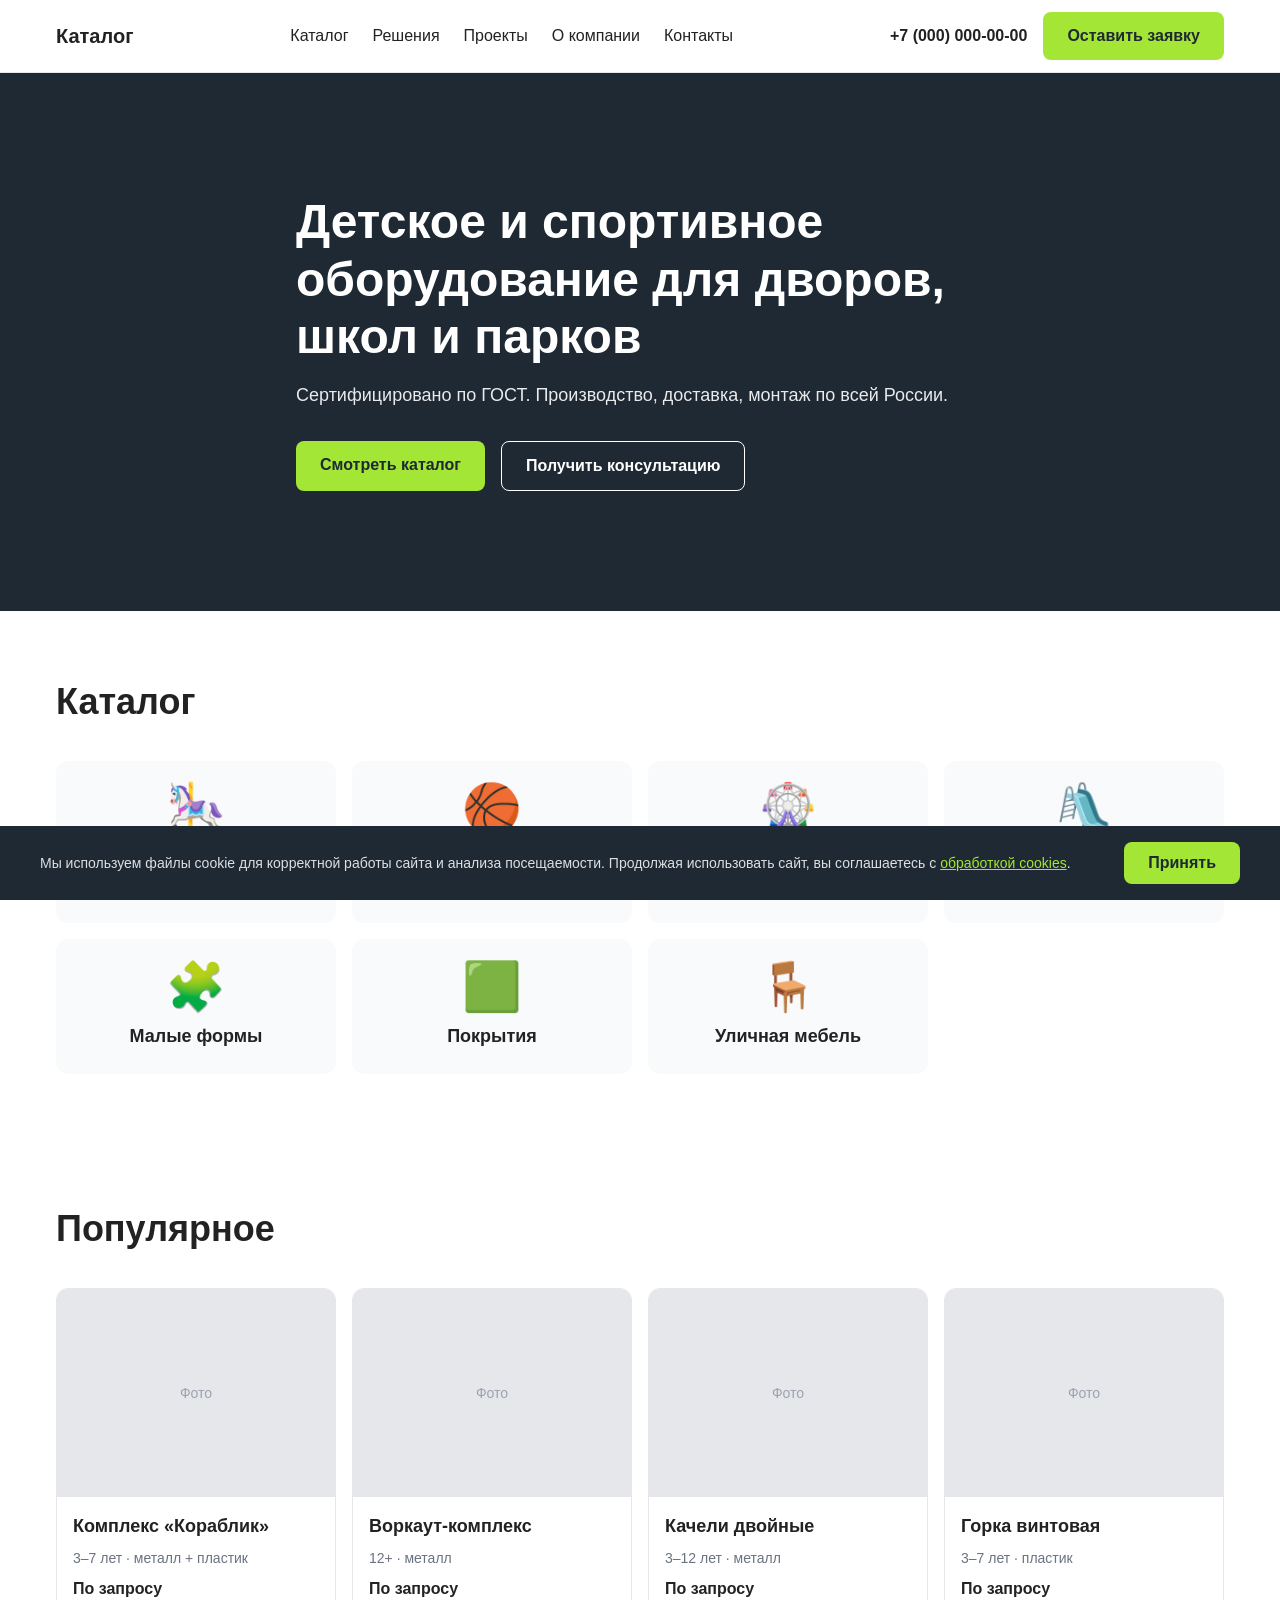
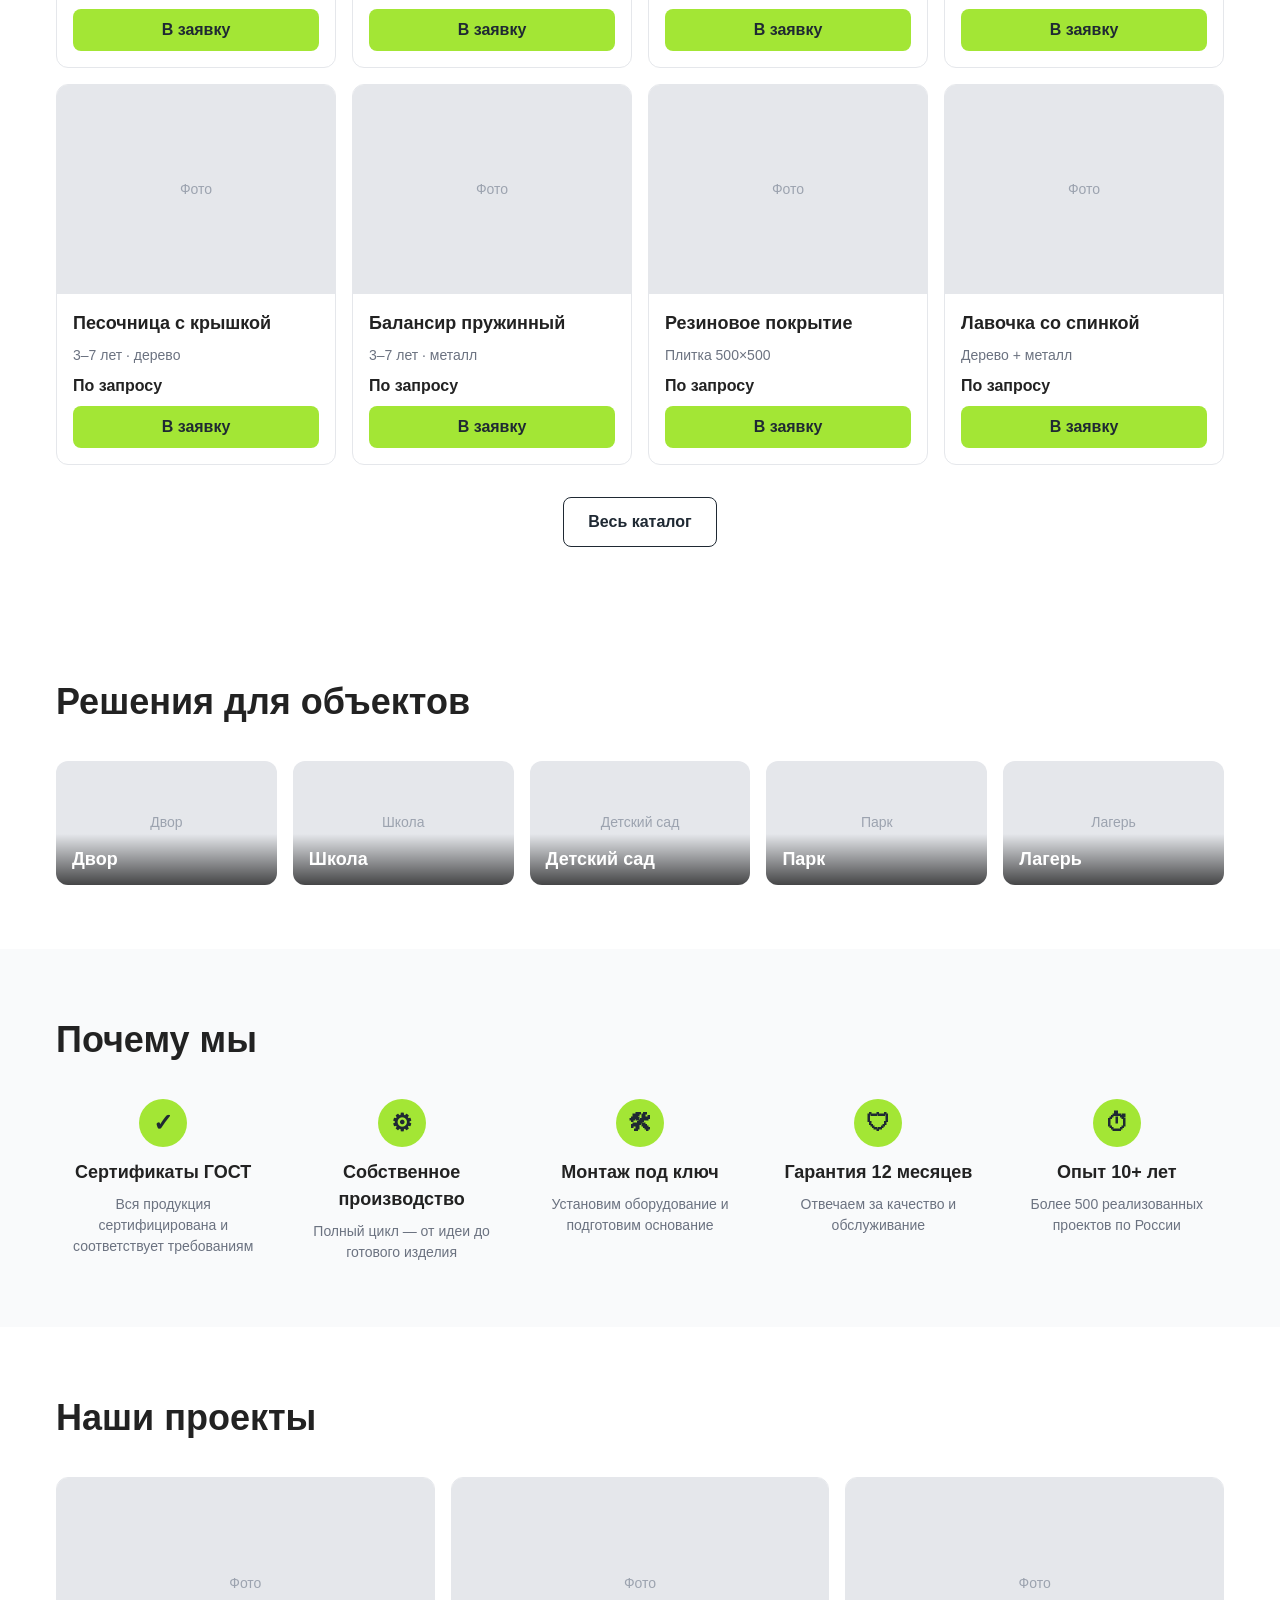
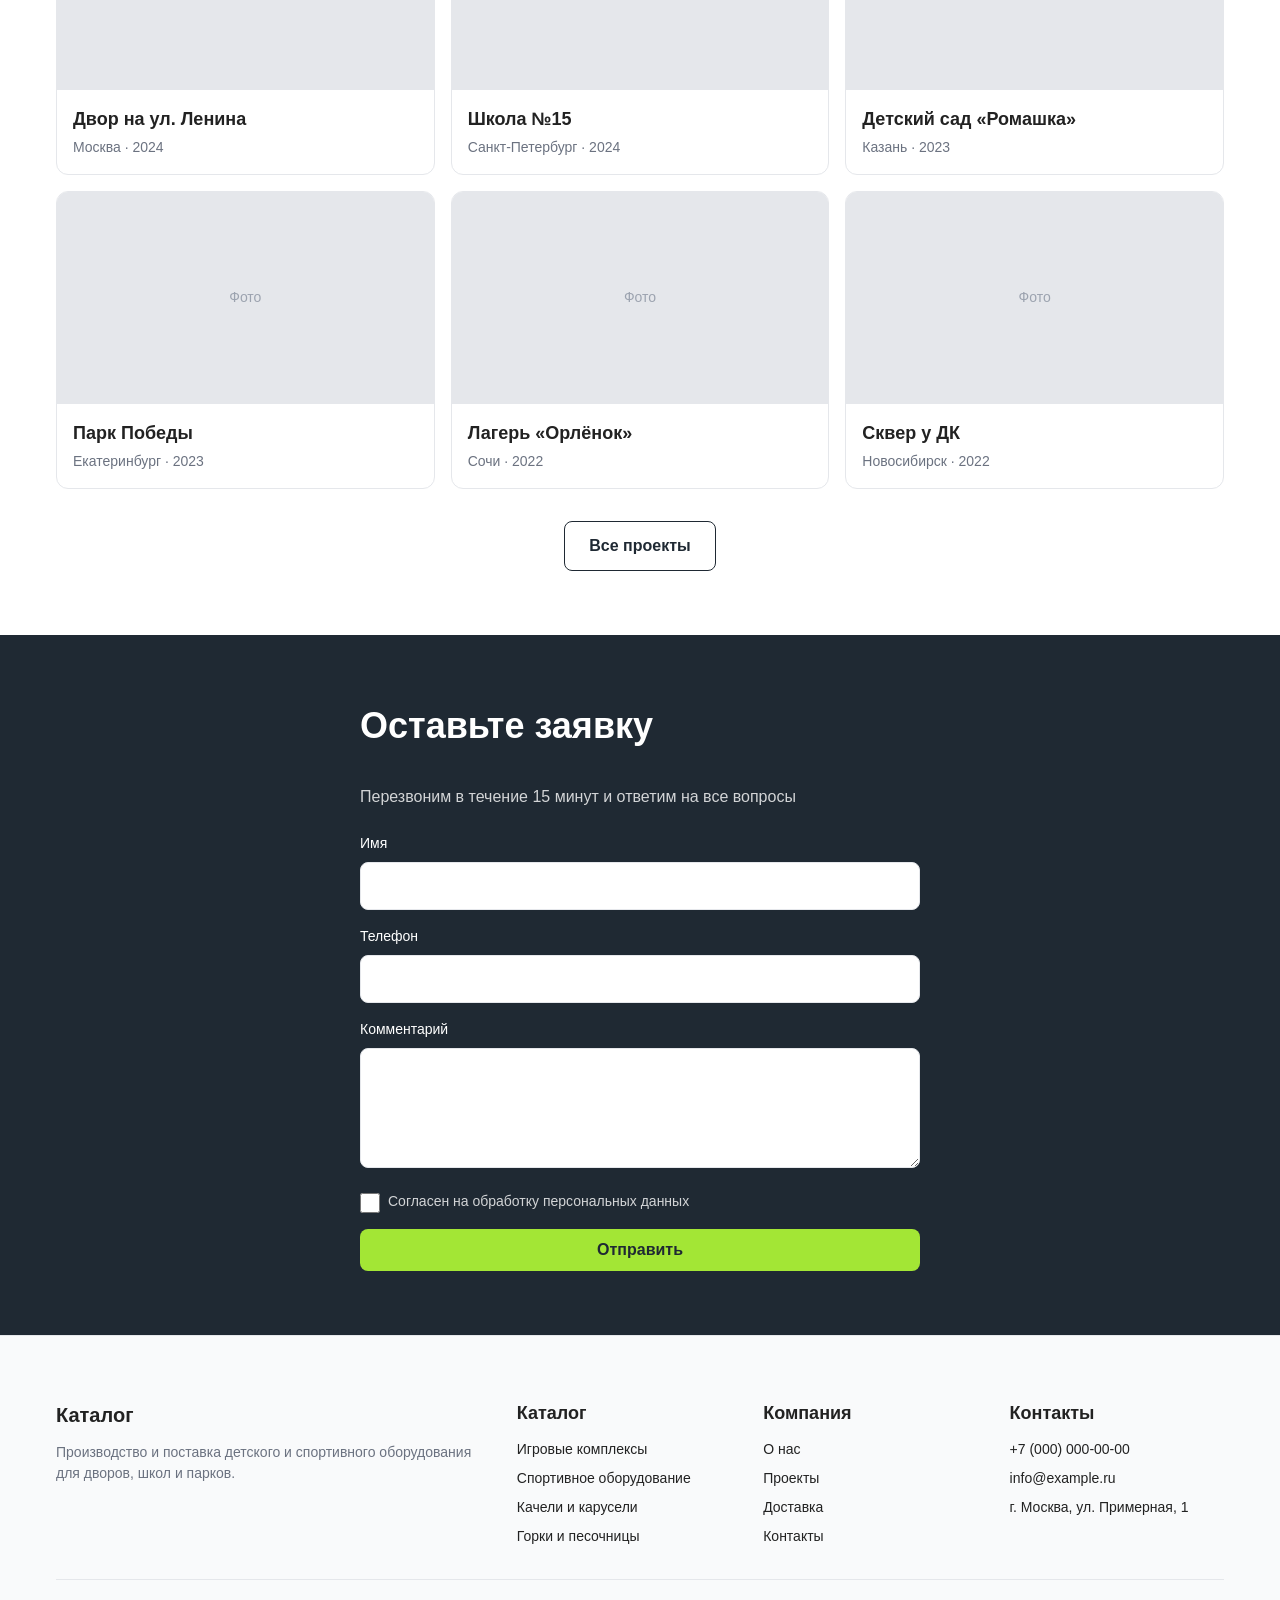
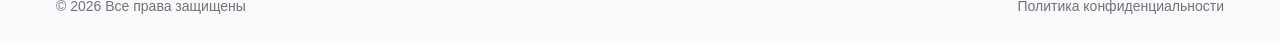
<file: index.html>
<!DOCTYPE html>
<html lang="ru">
<head>
  <meta charset="UTF-8">
  <meta name="viewport" content="width=device-width, initial-scale=1.0">
    <title>Детское и спортивное оборудование — производство и монтаж | Каталог</title>
  <meta name="description" content="Производство и поставка детского игрового и спортивного оборудования для дворов, школ, детских садов и парков. Сертификаты ГОСТ, доставка и монтаж по всей России.">
  <meta property="og:type" content="website">
  <meta property="og:title" content="Детское и спортивное оборудование — Каталог">
  <meta property="og:description" content="Производство и поставка детского игрового и спортивного оборудования для дворов, школ и парков. Сертификаты ГОСТ.">
  <meta property="og:url" content="https://example.ru/">
  <meta property="og:image" content="https://example.ru/images/og-image.jpg">
  <meta property="og:site_name" content="Каталог оборудования">
  <meta property="og:locale" content="ru_RU">
  <meta name="keywords" content="детское оборудование, игровые комплексы, спортивное оборудование, детские площадки, оборудование для школ, оборудование для детских садов">
  <link rel="icon" type="image/svg+xml" href="images/favicon.svg">
  <link rel="icon" type="image/svg+xml" href="images/favicon.svg">
<link rel="stylesheet" href="css/style.css">
    <script type="application/ld+json">
  {
    "@context": "https://schema.org",
    "@type": "Organization",
    "name": "Каталог оборудования",
    "url": "https://example.ru",
    "logo": "https://example.ru/images/logo.png",
    "description": "Производство и поставка детского игрового и спортивного оборудования",
    "address": {
      "@type": "PostalAddress",
      "addressLocality": "Москва",
      "streetAddress": "ул. Примерная, 1",
      "addressCountry": "RU"
    },
    "contactPoint": {
      "@type": "ContactPoint",
      "telephone": "+7-000-000-00-00",
      "contactType": "customer service",
      "availableLanguage": "Russian"
    }
  }
  </script>
</head>
<body>

  <header class="header">
    <div class="container header__inner">

      <a href="/" class="header__logo">Каталог</a>

      <nav class="header__nav" id="nav">
        <ul class="nav-menu">
          <li><a href="#">Каталог</a></li>
          <li><a href="#">Решения</a></li>
          <li><a href="#">Проекты</a></li>
          <li><a href="#">О компании</a></li>
          <li><a href="contacts.html">Контакты</a></li>
        </ul>
      </nav>

      <div class="header__actions">
        <a href="tel:+70000000000" class="header__phone">+7 (000) 000-00-00</a>
        <a href="request.html" class="btn btn-primary">Оставить заявку</a>
        <button class="header__burger" id="burger" aria-label="Меню">
          <span></span>
          <span></span>
          <span></span>
        </button>
      </div>

    </div>
  </header>

  <main>

    <section class="hero">
      <div class="container hero__inner">
        <h1 class="hero__title">Детское и спортивное оборудование для дворов, школ и парков</h1>
        <p class="hero__subtitle">Сертифицировано по ГОСТ. Производство, доставка, монтаж по всей России.</p>
        <div class="hero__actions">
          <a href="catalog.html" class="btn btn-primary">Смотреть каталог</a>
          <a href="request.html" class="btn btn-secondary">Получить консультацию</a>
        </div>
      </div>
    </section>

    <section class="section">
      <div class="container">
        <h2 class="section-title">Каталог</h2>
        <div class="grid-categories">

          <a href="catalog.html" class="card-category">
            <span class="card-category__icon">🎠</span>
            <span class="card-category__title">Игровые комплексы</span>
          </a>

          <a href="catalog.html" class="card-category">
            <span class="card-category__icon">🏀</span>
            <span class="card-category__title">Спортивное оборудование</span>
          </a>

          <a href="catalog.html" class="card-category">
            <span class="card-category__icon">🎡</span>
            <span class="card-category__title">Качели и карусели</span>
          </a>

          <a href="catalog.html" class="card-category">
            <span class="card-category__icon">🛝</span>
            <span class="card-category__title">Горки и песочницы</span>
          </a>

          <a href="catalog.html" class="card-category">
            <span class="card-category__icon">🧩</span>
            <span class="card-category__title">Малые формы</span>
          </a>

          <a href="catalog.html" class="card-category">
            <span class="card-category__icon">🟩</span>
            <span class="card-category__title">Покрытия</span>
          </a>

          <a href="catalog.html" class="card-category">
            <span class="card-category__icon">🪑</span>
            <span class="card-category__title">Уличная мебель</span>
          </a>

        </div>
      </div>
    </section>

    <section class="section">
      <div class="container">
        <h2 class="section-title">Популярное</h2>
        <div class="grid-products">

          <article class="card-product">
            <a href="#" class="card-product__image">
              <span class="card-product__placeholder">Фото</span>
            </a>
            <div class="card-product__body">
              <h3 class="card-product__title">Комплекс «Кораблик»</h3>
              <p class="card-product__meta">3–7 лет · металл + пластик</p>
              <p class="card-product__price">По запросу</p>
              <button class="btn btn-primary btn-block">В заявку</button>
            </div>
          </article>

          <article class="card-product">
            <a href="#" class="card-product__image">
              <span class="card-product__placeholder">Фото</span>
            </a>
            <div class="card-product__body">
              <h3 class="card-product__title">Воркаут-комплекс</h3>
              <p class="card-product__meta">12+ · металл</p>
              <p class="card-product__price">По запросу</p>
              <button class="btn btn-primary btn-block">В заявку</button>
            </div>
          </article>

          <article class="card-product">
            <a href="#" class="card-product__image">
              <span class="card-product__placeholder">Фото</span>
            </a>
            <div class="card-product__body">
              <h3 class="card-product__title">Качели двойные</h3>
              <p class="card-product__meta">3–12 лет · металл</p>
              <p class="card-product__price">По запросу</p>
              <button class="btn btn-primary btn-block">В заявку</button>
            </div>
          </article>

          <article class="card-product">
            <a href="#" class="card-product__image">
              <span class="card-product__placeholder">Фото</span>
            </a>
            <div class="card-product__body">
              <h3 class="card-product__title">Горка винтовая</h3>
              <p class="card-product__meta">3–7 лет · пластик</p>
              <p class="card-product__price">По запросу</p>
              <button class="btn btn-primary btn-block">В заявку</button>
            </div>
          </article>

          <article class="card-product">
            <a href="#" class="card-product__image">
              <span class="card-product__placeholder">Фото</span>
            </a>
            <div class="card-product__body">
              <h3 class="card-product__title">Песочница с крышкой</h3>
              <p class="card-product__meta">3–7 лет · дерево</p>
              <p class="card-product__price">По запросу</p>
              <button class="btn btn-primary btn-block">В заявку</button>
            </div>
          </article>

          <article class="card-product">
            <a href="#" class="card-product__image">
              <span class="card-product__placeholder">Фото</span>
            </a>
            <div class="card-product__body">
              <h3 class="card-product__title">Балансир пружинный</h3>
              <p class="card-product__meta">3–7 лет · металл</p>
              <p class="card-product__price">По запросу</p>
              <button class="btn btn-primary btn-block">В заявку</button>
            </div>
          </article>

          <article class="card-product">
            <a href="#" class="card-product__image">
              <span class="card-product__placeholder">Фото</span>
            </a>
            <div class="card-product__body">
              <h3 class="card-product__title">Резиновое покрытие</h3>
              <p class="card-product__meta">Плитка 500×500</p>
              <p class="card-product__price">По запросу</p>
              <button class="btn btn-primary btn-block">В заявку</button>
            </div>
          </article>

          <article class="card-product">
            <a href="#" class="card-product__image">
              <span class="card-product__placeholder">Фото</span>
            </a>
            <div class="card-product__body">
              <h3 class="card-product__title">Лавочка со спинкой</h3>
              <p class="card-product__meta">Дерево + металл</p>
              <p class="card-product__price">По запросу</p>
              <button class="btn btn-primary btn-block">В заявку</button>
            </div>
          </article>

        </div>

        <div class="section-more">
          <a href="catalog.html" class="btn btn-secondary-dark">Весь каталог</a>
        </div>
      </div>
    </section>

    <section class="section">
      <div class="container">
        <h2 class="section-title">Решения для объектов</h2>
        <div class="grid-solutions">

          <a href="solutions.html" class="card-solution">
            <span class="card-solution__placeholder">Двор</span>
            <span class="card-solution__title">Двор</span>
          </a>

          <a href="solutions.html" class="card-solution">
            <span class="card-solution__placeholder">Школа</span>
            <span class="card-solution__title">Школа</span>
          </a>

          <a href="solutions.html" class="card-solution">
            <span class="card-solution__placeholder">Детский сад</span>
            <span class="card-solution__title">Детский сад</span>
          </a>

          <a href="solutions.html" class="card-solution">
            <span class="card-solution__placeholder">Парк</span>
            <span class="card-solution__title">Парк</span>
          </a>

          <a href="solutions.html" class="card-solution">
            <span class="card-solution__placeholder">Лагерь</span>
            <span class="card-solution__title">Лагерь</span>
          </a>

        </div>
      </div>
    </section>

    <section class="section section--alt">
      <div class="container">
        <h2 class="section-title">Почему мы</h2>
        <div class="grid-features">

          <div class="feature">
            <span class="feature__icon">✓</span>
            <h3 class="feature__title">Сертификаты ГОСТ</h3>
            <p class="feature__text">Вся продукция сертифицирована и соответствует требованиям</p>
          </div>

          <div class="feature">
            <span class="feature__icon">⚙</span>
            <h3 class="feature__title">Собственное производство</h3>
            <p class="feature__text">Полный цикл — от идеи до готового изделия</p>
          </div>

          <div class="feature">
            <span class="feature__icon">🛠</span>
            <h3 class="feature__title">Монтаж под ключ</h3>
            <p class="feature__text">Установим оборудование и подготовим основание</p>
          </div>

          <div class="feature">
            <span class="feature__icon">🛡</span>
            <h3 class="feature__title">Гарантия 12 месяцев</h3>
            <p class="feature__text">Отвечаем за качество и обслуживание</p>
          </div>

          <div class="feature">
            <span class="feature__icon">⏱</span>
            <h3 class="feature__title">Опыт 10+ лет</h3>
            <p class="feature__text">Более 500 реализованных проектов по России</p>
          </div>

        </div>
      </div>
    </section>

    <section class="section">
      <div class="container">
        <h2 class="section-title">Наши проекты</h2>
        <div class="grid-projects">

          <article class="card-project">
            <a href="#" class="card-project__image">
              <span class="card-project__placeholder">Фото</span>
            </a>
            <div class="card-project__body">
              <h3 class="card-project__title">Двор на ул. Ленина</h3>
              <p class="card-project__meta">Москва · 2024</p>
            </div>
          </article>

          <article class="card-project">
            <a href="#" class="card-project__image">
              <span class="card-project__placeholder">Фото</span>
            </a>
            <div class="card-project__body">
              <h3 class="card-project__title">Школа №15</h3>
              <p class="card-project__meta">Санкт-Петербург · 2024</p>
            </div>
          </article>

          <article class="card-project">
            <a href="#" class="card-project__image">
              <span class="card-project__placeholder">Фото</span>
            </a>
            <div class="card-project__body">
              <h3 class="card-project__title">Детский сад «Ромашка»</h3>
              <p class="card-project__meta">Казань · 2023</p>
            </div>
          </article>

          <article class="card-project">
            <a href="#" class="card-project__image">
              <span class="card-project__placeholder">Фото</span>
            </a>
            <div class="card-project__body">
              <h3 class="card-project__title">Парк Победы</h3>
              <p class="card-project__meta">Екатеринбург · 2023</p>
            </div>
          </article>

          <article class="card-project">
            <a href="#" class="card-project__image">
              <span class="card-project__placeholder">Фото</span>
            </a>
            <div class="card-project__body">
              <h3 class="card-project__title">Лагерь «Орлёнок»</h3>
              <p class="card-project__meta">Сочи · 2022</p>
            </div>
          </article>

          <article class="card-project">
            <a href="#" class="card-project__image">
              <span class="card-project__placeholder">Фото</span>
            </a>
            <div class="card-project__body">
              <h3 class="card-project__title">Сквер у ДК</h3>
              <p class="card-project__meta">Новосибирск · 2022</p>
            </div>
          </article>

        </div>

        <div class="section-more">
          <a href="projects.html" class="btn btn-secondary-dark">Все проекты</a>
        </div>
      </div>
    </section>

    <section class="section section--dark">
      <div class="container">
        <div class="request-form">
          <h2 class="section-title">Оставьте заявку</h2>
          <p class="request-form__subtitle">Перезвоним в течение 15 минут и ответим на все вопросы</p>
          <form action="#" method="post">
            <div class="field">
              <label class="field-label" for="name">Имя</label>
              <input class="field-input" type="text" id="name" name="name" required>
            </div>
            <div class="field">
              <label class="field-label" for="phone">Телефон</label>
              <input class="field-input" type="tel" id="phone" name="phone" required>
            </div>
            <div class="field">
              <label class="field-label" for="comment">Комментарий</label>
              <textarea class="field-textarea" id="comment" name="comment"></textarea>
            </div>
            <div class="field field-checkbox">
              <input type="checkbox" id="consent" name="consent" required>
              <label for="consent">Согласен на обработку персональных данных</label>
            </div>
            <button type="submit" class="btn btn-primary btn-block">Отправить</button>
          </form>
        </div>
      </div>
    </section>

  </main>

  <footer class="footer">
    <div class="container">
      <div class="footer__grid">

        <div class="footer__col">
          <div class="footer__logo">Каталог</div>
          <p class="footer__text">Производство и поставка детского и спортивного оборудования для дворов, школ и парков.</p>
        </div>

        <div class="footer__col">
          <h3 class="footer__title">Каталог</h3>
          <ul class="footer__list">
            <li><a href="catalog.html">Игровые комплексы</a></li>
            <li><a href="catalog.html">Спортивное оборудование</a></li>
            <li><a href="catalog.html">Качели и карусели</a></li>
            <li><a href="catalog.html">Горки и песочницы</a></li>
          </ul>
        </div>

        <div class="footer__col">
          <h3 class="footer__title">Компания</h3>
          <ul class="footer__list">
            <li><a href="#">О нас</a></li>
            <li><a href="#">Проекты</a></li>
            <li><a href="contacts.html">Доставка</a></li>
            <li><a href="contacts.html">Контакты</a></li>
          </ul>
        </div>

        <div class="footer__col">
          <h3 class="footer__title">Контакты</h3>
          <ul class="footer__list">
            <li><a href="tel:+70000000000">+7 (000) 000-00-00</a></li>
            <li><a href="mailto:info@example.ru">info@example.ru</a></li>
            <li>г. Москва, ул. Примерная, 1</li>
          </ul>
        </div>

      </div>

      <div class="footer__bottom">
        <p>© 2026 Все права защищены</p>
        <a href="#">Политика конфиденциальности</a>
      </div>
    </div>
  </footer>

  <script src="js/app.js"></script>
</body>
</html>
</file>
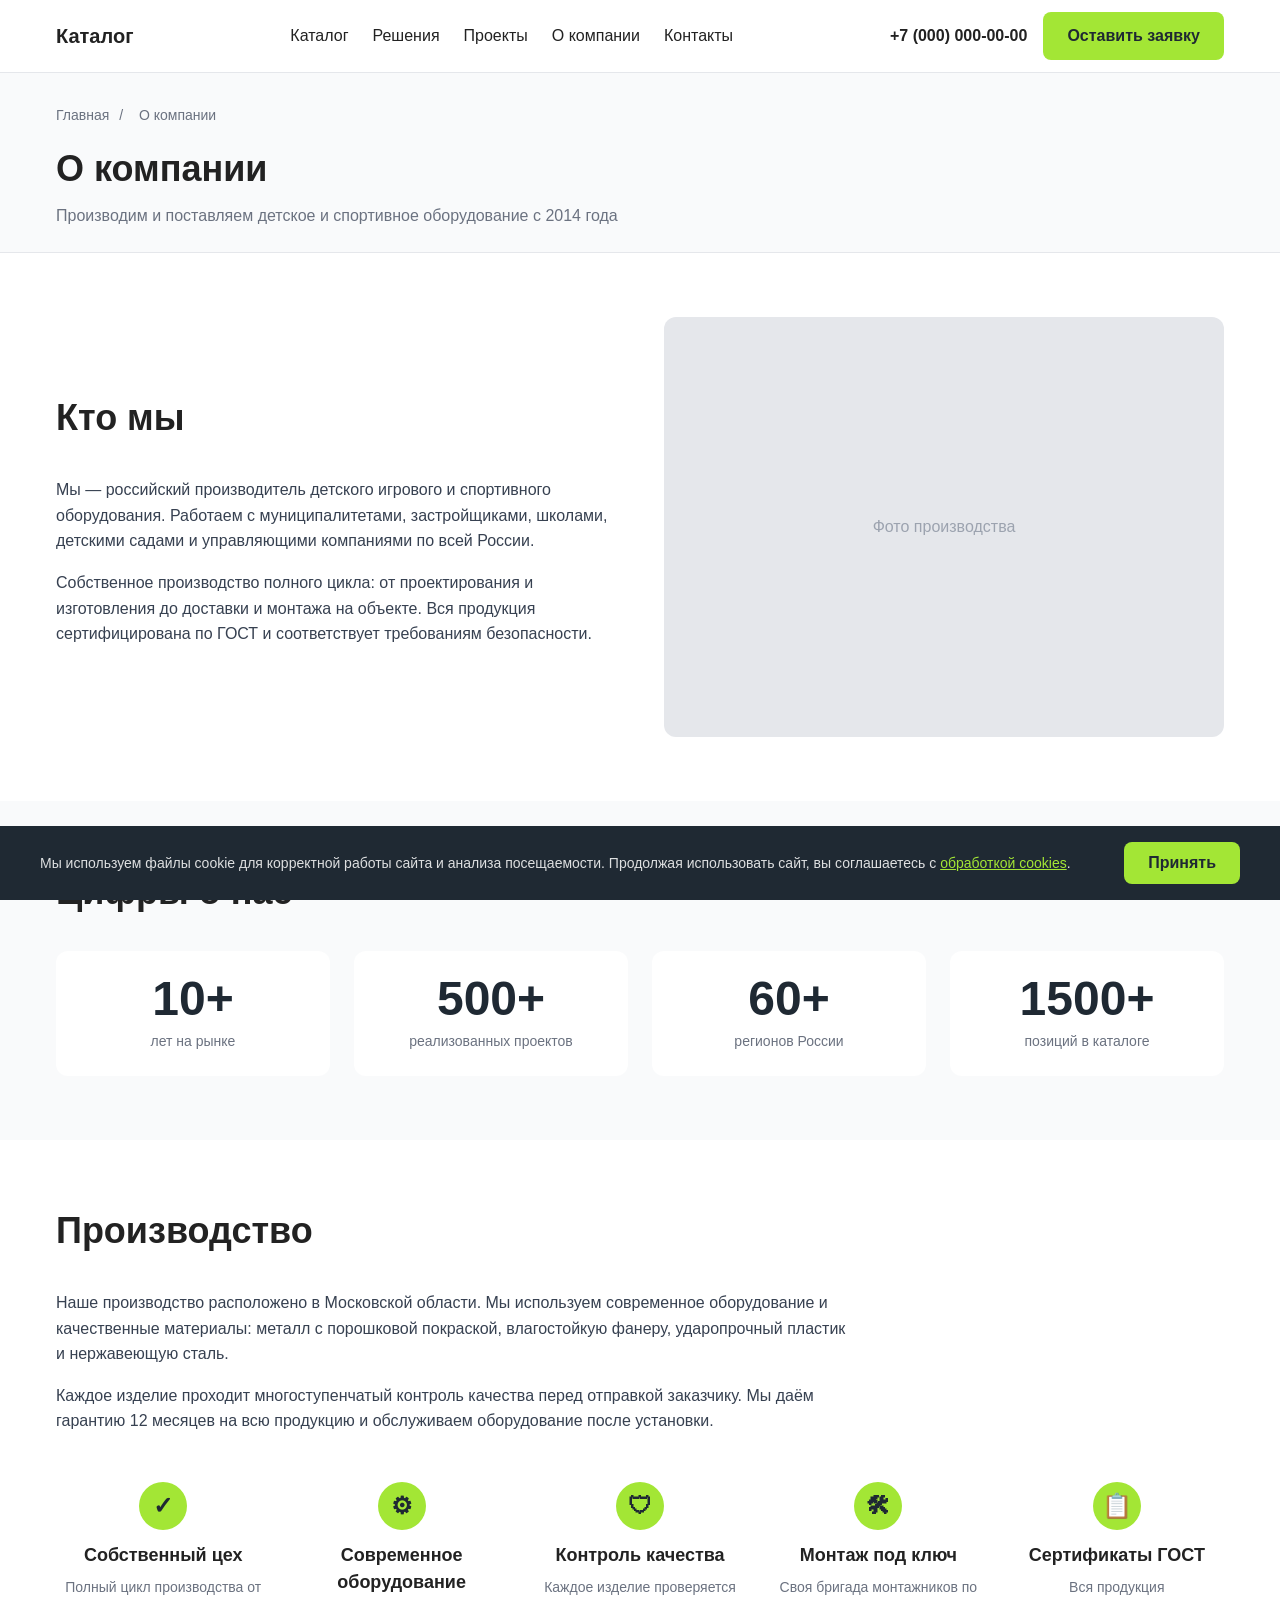
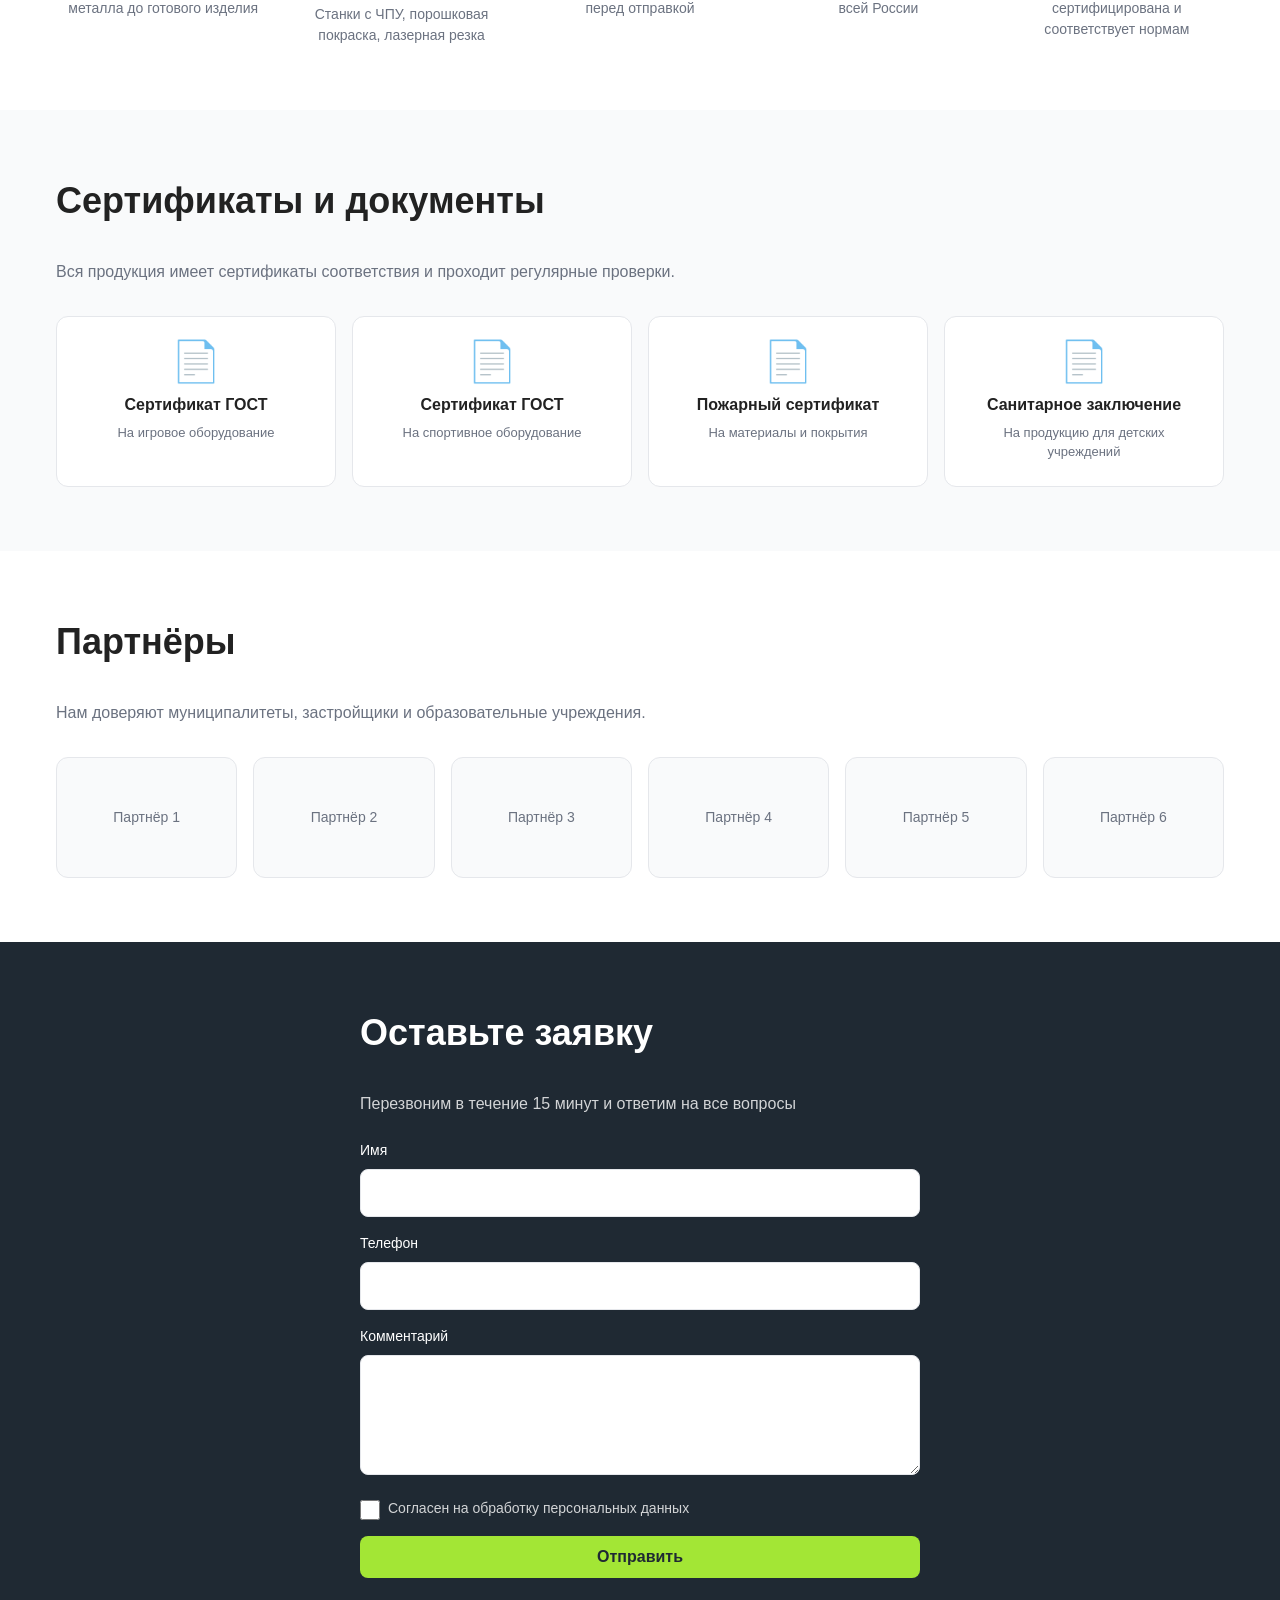
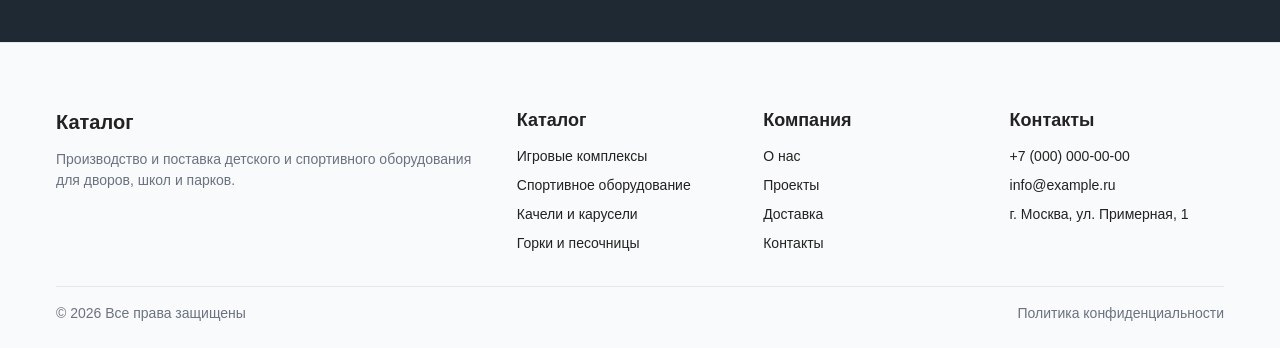
<file: about.html>
<!DOCTYPE html>
<html lang="ru">
<head>
  <meta charset="UTF-8">
  <meta name="viewport" content="width=device-width, initial-scale=1.0">
  <title>О компании — производитель детского и спортивного оборудования | Каталог</title>
  <meta name="description" content="Российский производитель детского игрового и спортивного оборудования. Собственное производство с 2014 года, 500+ реализованных проектов, сертификаты ГОСТ. Доставка и монтаж по всей России.">
  <meta name="keywords" content="производитель детского оборудования, спортивное оборудование, детские площадки, производство оборудования, о компании">

  <meta property="og:type" content="website">
  <meta property="og:title" content="О компании — производитель детского и спортивного оборудования">
  <meta property="og:description" content="Российский производитель детского игрового и спортивного оборудования. 500+ проектов, сертификаты ГОСТ.">
  <meta property="og:url" content="https://example.ru/about.html">
  <meta property="og:image" content="https://example.ru/images/og-about.jpg">
  <meta property="og:site_name" content="Каталог оборудования">
  <meta property="og:locale" content="ru_RU">

  <script type="application/ld+json">
  {
    "@context": "https://schema.org",
    "@type": "BreadcrumbList",
    "itemListElement": [
      {
        "@type": "ListItem",
        "position": 1,
        "name": "Главная",
        "item": "https://example.ru/"
      },
      {
        "@type": "ListItem",
        "position": 2,
        "name": "О компании",
        "item": "https://example.ru/about.html"
      }
    ]
  }
  </script>

  <link rel="icon" type="image/svg+xml" href="images/favicon.svg">
<link rel="stylesheet" href="css/style.css">
</head>
<body>

  <header class="header">
    <div class="container header__inner">

      <a href="index.html" class="header__logo">Каталог</a>

      <nav class="header__nav" id="nav">
        <ul class="nav-menu">
          <li><a href="catalog.html">Каталог</a></li>
          <li><a href="#">Решения</a></li>
          <li><a href="#">Проекты</a></li>
          <li><a href="about.html">О компании</a></li>
          <li><a href="contacts.html">Контакты</a></li>
        </ul>
      </nav>

      <div class="header__actions">
        <a href="tel:+70000000000" class="header__phone">+7 (000) 000-00-00</a>
        <a href="#" class="btn btn-primary">Оставить заявку</a>
        <button class="header__burger" id="burger" aria-label="Меню">
          <span></span>
          <span></span>
          <span></span>
        </button>
      </div>

    </div>
  </header>

  <main>

    <section class="catalog-hero">
      <div class="container">
        <nav class="breadcrumbs">
          <a href="index.html">Главная</a>
          <span>/</span>
          <span>О компании</span>
        </nav>
        <h1 class="catalog-hero__title">О компании</h1>
        <p class="catalog-hero__subtitle">Производим и поставляем детское и спортивное оборудование с 2014 года</p>
      </div>
    </section>

    <section class="section">
      <div class="container">
        <div class="about-intro">
          <div class="about-intro__text">
            <h2 class="section-title">Кто мы</h2>
            <p>Мы — российский производитель детского игрового и спортивного оборудования. Работаем с муниципалитетами, застройщиками, школами, детскими садами и управляющими компаниями по всей России.</p>
            <p>Собственное производство полного цикла: от проектирования и изготовления до доставки и монтажа на объекте. Вся продукция сертифицирована по ГОСТ и соответствует требованиям безопасности.</p>
          </div>
          <div class="about-intro__image">
            <span>Фото производства</span>
          </div>
        </div>
      </div>
    </section>

    <section class="section section--alt">
      <div class="container">
        <h2 class="section-title">Цифры о нас</h2>
        <div class="grid-stats">

          <div class="stat">
            <div class="stat__value">10+</div>
            <div class="stat__label">лет на рынке</div>
          </div>

          <div class="stat">
            <div class="stat__value">500+</div>
            <div class="stat__label">реализованных проектов</div>
          </div>

          <div class="stat">
            <div class="stat__value">60+</div>
            <div class="stat__label">регионов России</div>
          </div>

          <div class="stat">
            <div class="stat__value">1500+</div>
            <div class="stat__label">позиций в каталоге</div>
          </div>

        </div>
      </div>
    </section>

    <section class="section">
      <div class="container">
        <h2 class="section-title">Производство</h2>
        <div class="about-production">
          <p>Наше производство расположено в Московской области. Мы используем современное оборудование и качественные материалы: металл с порошковой покраской, влагостойкую фанеру, ударопрочный пластик и нержавеющую сталь.</p>
          <p>Каждое изделие проходит многоступенчатый контроль качества перед отправкой заказчику. Мы даём гарантию 12 месяцев на всю продукцию и обслуживаем оборудование после установки.</p>
        </div>

        <div class="grid-features">
          <div class="feature">
            <span class="feature__icon">✓</span>
            <h3 class="feature__title">Собственный цех</h3>
            <p class="feature__text">Полный цикл производства от металла до готового изделия</p>
          </div>

          <div class="feature">
            <span class="feature__icon">⚙</span>
            <h3 class="feature__title">Современное оборудование</h3>
            <p class="feature__text">Станки с ЧПУ, порошковая покраска, лазерная резка</p>
          </div>

          <div class="feature">
            <span class="feature__icon">🛡</span>
            <h3 class="feature__title">Контроль качества</h3>
            <p class="feature__text">Каждое изделие проверяется перед отправкой</p>
          </div>

          <div class="feature">
            <span class="feature__icon">🛠</span>
            <h3 class="feature__title">Монтаж под ключ</h3>
            <p class="feature__text">Своя бригада монтажников по всей России</p>
          </div>

          <div class="feature">
            <span class="feature__icon">📋</span>
            <h3 class="feature__title">Сертификаты ГОСТ</h3>
            <p class="feature__text">Вся продукция сертифицирована и соответствует нормам</p>
          </div>
        </div>
      </div>
    </section>

    <section class="section section--alt">
      <div class="container">
        <h2 class="section-title">Сертификаты и документы</h2>
        <p class="section-subtitle">Вся продукция имеет сертификаты соответствия и проходит регулярные проверки.</p>
        <div class="grid-docs">

          <div class="doc-card">
            <div class="doc-card__icon">📄</div>
            <h3 class="doc-card__title">Сертификат ГОСТ</h3>
            <p class="doc-card__text">На игровое оборудование</p>
          </div>

          <div class="doc-card">
            <div class="doc-card__icon">📄</div>
            <h3 class="doc-card__title">Сертификат ГОСТ</h3>
            <p class="doc-card__text">На спортивное оборудование</p>
          </div>

          <div class="doc-card">
            <div class="doc-card__icon">📄</div>
            <h3 class="doc-card__title">Пожарный сертификат</h3>
            <p class="doc-card__text">На материалы и покрытия</p>
          </div>

          <div class="doc-card">
            <div class="doc-card__icon">📄</div>
            <h3 class="doc-card__title">Санитарное заключение</h3>
            <p class="doc-card__text">На продукцию для детских учреждений</p>
          </div>

        </div>
      </div>
    </section>

    <section class="section">
      <div class="container">
        <h2 class="section-title">Партнёры</h2>
        <p class="section-subtitle">Нам доверяют муниципалитеты, застройщики и образовательные учреждения.</p>
        <div class="grid-partners">
          <div class="partner-card">Партнёр 1</div>
          <div class="partner-card">Партнёр 2</div>
          <div class="partner-card">Партнёр 3</div>
          <div class="partner-card">Партнёр 4</div>
          <div class="partner-card">Партнёр 5</div>
          <div class="partner-card">Партнёр 6</div>
        </div>
      </div>
    </section>

    <section class="section section--dark">
      <div class="container">
        <div class="request-form">
          <h2 class="section-title">Оставьте заявку</h2>
          <p class="request-form__subtitle">Перезвоним в течение 15 минут и ответим на все вопросы</p>
          <form action="#" method="post">
            <div class="field">
              <label class="field-label" for="name">Имя</label>
              <input class="field-input" type="text" id="name" name="name" required>
            </div>
            <div class="field">
              <label class="field-label" for="phone">Телефон</label>
              <input class="field-input" type="tel" id="phone" name="phone" required>
            </div>
            <div class="field">
              <label class="field-label" for="comment">Комментарий</label>
              <textarea class="field-textarea" id="comment" name="comment"></textarea>
            </div>
            <div class="field field-checkbox">
              <input type="checkbox" id="consent" name="consent" required>
              <label for="consent">Согласен на обработку персональных данных</label>
            </div>
            <button type="submit" class="btn btn-primary btn-block">Отправить</button>
          </form>
        </div>
      </div>
    </section>

  </main>

  <footer class="footer">
    <div class="container">
      <div class="footer__grid">

        <div class="footer__col">
          <div class="footer__logo">Каталог</div>
          <p class="footer__text">Производство и поставка детского и спортивного оборудования для дворов, школ и парков.</p>
        </div>

        <div class="footer__col">
          <h3 class="footer__title">Каталог</h3>
          <ul class="footer__list">
            <li><a href="catalog.html">Игровые комплексы</a></li>
            <li><a href="catalog.html">Спортивное оборудование</a></li>
            <li><a href="catalog.html">Качели и карусели</a></li>
            <li><a href="catalog.html">Горки и песочницы</a></li>
          </ul>
        </div>

        <div class="footer__col">
          <h3 class="footer__title">Компания</h3>
          <ul class="footer__list">
            <li><a href="about.html">О нас</a></li>
            <li><a href="#">Проекты</a></li>
            <li><a href="contacts.html">Доставка</a></li>
            <li><a href="contacts.html">Контакты</a></li>
          </ul>
        </div>

        <div class="footer__col">
          <h3 class="footer__title">Контакты</h3>
          <ul class="footer__list">
            <li><a href="tel:+70000000000">+7 (000) 000-00-00</a></li>
            <li><a href="mailto:info@example.ru">info@example.ru</a></li>
            <li>г. Москва, ул. Примерная, 1</li>
          </ul>
        </div>

      </div>

      <div class="footer__bottom">
        <p>© 2026 Все права защищены</p>
        <a href="#">Политика конфиденциальности</a>
      </div>
    </div>
  </footer>

  <script src="js/app.js"></script>
</body>
</html>
</file>
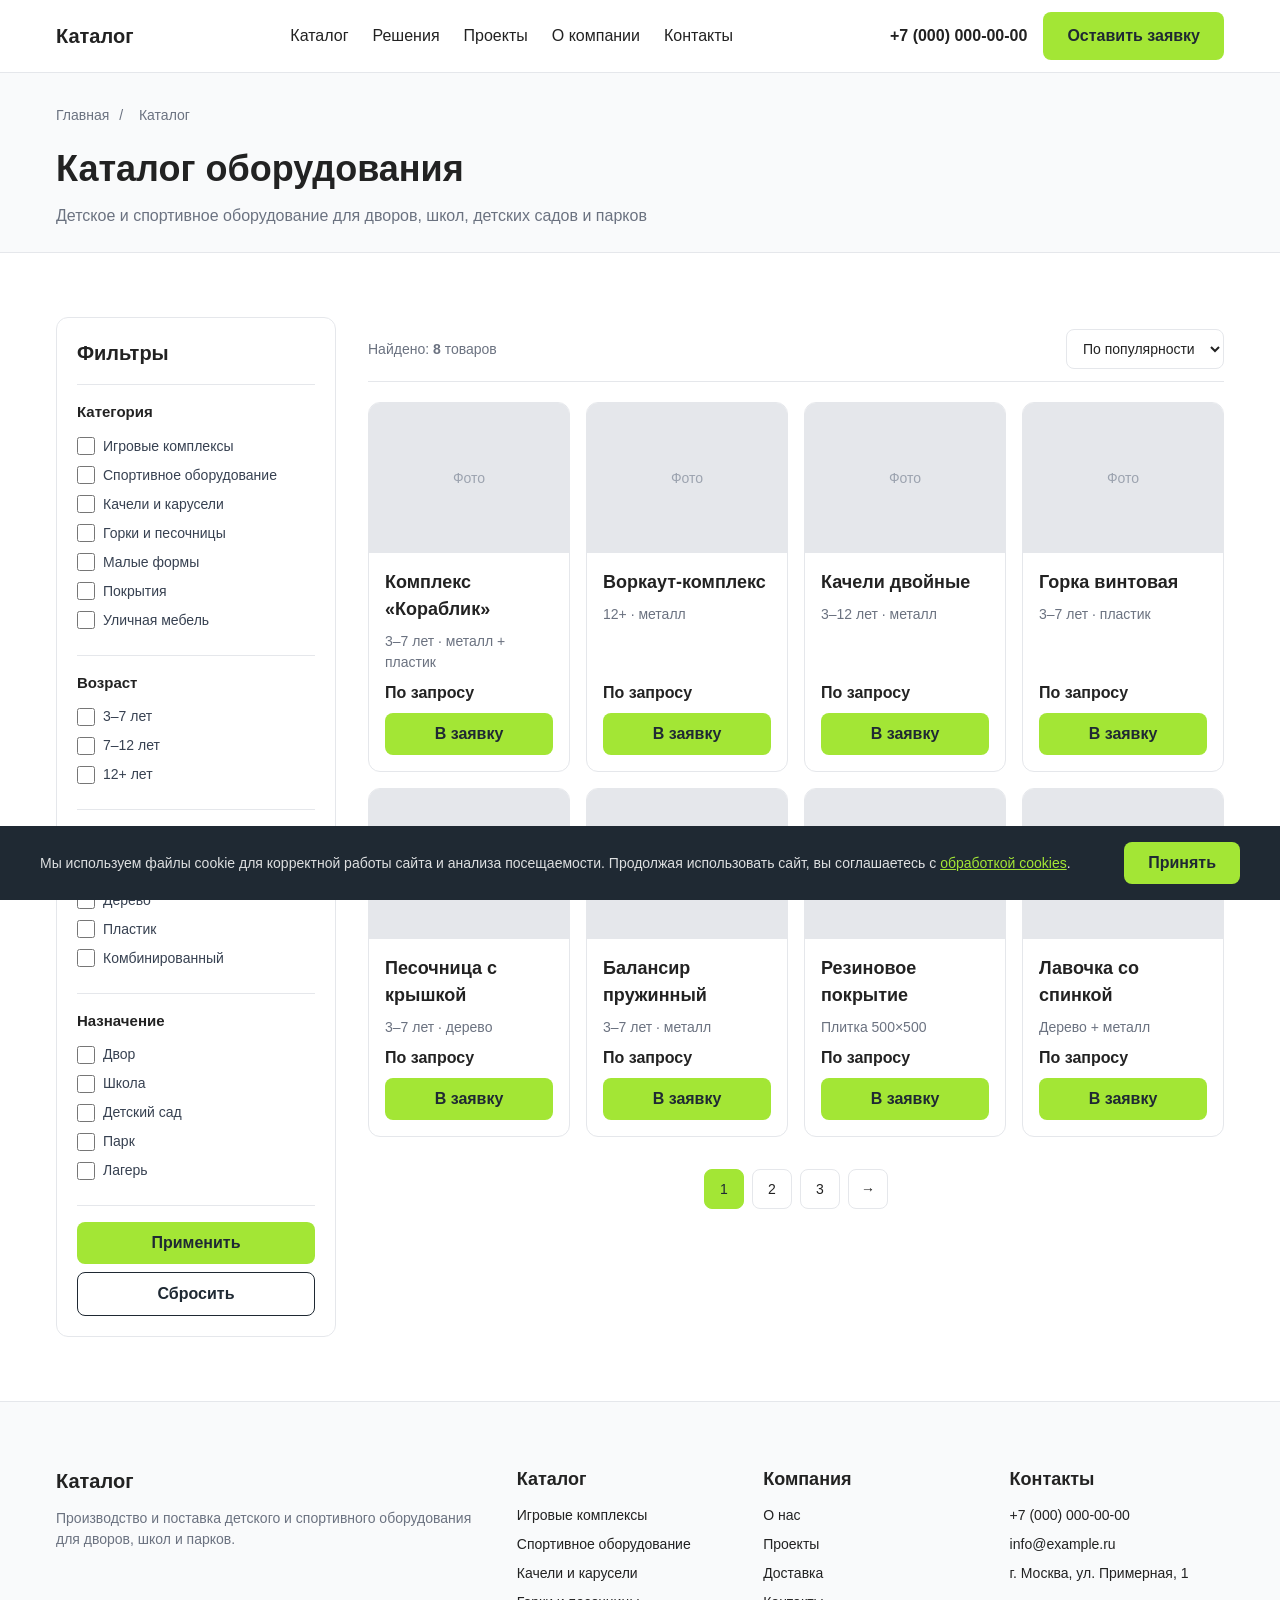
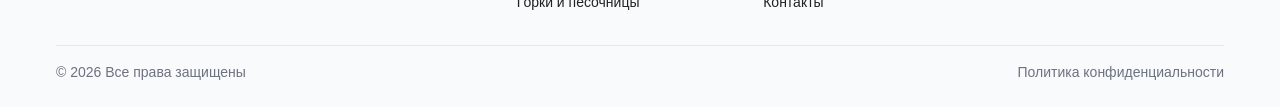
<file: catalog.html>
<!DOCTYPE html>
<html lang="ru">
<head>
  <meta charset="UTF-8">
  <meta name="viewport" content="width=device-width, initial-scale=1.0">
  <title>Каталог детского и спортивного оборудования — цены, характеристики | Каталог</title>
  <meta name="description" content="Каталог детского игрового и спортивного оборудования: игровые комплексы, качели, горки, песочницы, покрытия, уличная мебель. Фильтры по возрасту, материалу и назначению. Сертификаты ГОСТ.">
  <meta name="keywords" content="каталог оборудования, детские площадки, игровые комплексы, спортивное оборудование, уличная мебель, покрытия для площадок">

  <meta property="og:type" content="website">
  <meta property="og:title" content="Каталог детского и спортивного оборудования — Каталог">
  <meta property="og:description" content="Игровые комплексы, качели, горки, песочницы, покрытия, уличная мебель. Фильтры по возрасту, материалу и назначению.">
  <meta property="og:url" content="https://example.ru/catalog.html">
  <meta property="og:image" content="https://example.ru/images/og-catalog.jpg">
  <meta property="og:site_name" content="Каталог оборудования">
  <meta property="og:locale" content="ru_RU">

  <script type="application/ld+json">
  {
    "@context": "https://schema.org",
    "@type": "BreadcrumbList",
    "itemListElement": [
      {
        "@type": "ListItem",
        "position": 1,
        "name": "Главная",
        "item": "https://example.ru/"
      },
      {
        "@type": "ListItem",
        "position": 2,
        "name": "Каталог",
        "item": "https://example.ru/catalog.html"
      }
    ]
  }
  </script>

  <link rel="icon" type="image/svg+xml" href="images/favicon.svg">
<link rel="stylesheet" href="css/style.css">
</head>
<body>

  <header class="header">
    <div class="container header__inner">

      <a href="index.html" class="header__logo">Каталог</a>

      <nav class="header__nav" id="nav">
        <ul class="nav-menu">
          <li><a href="catalog.html">Каталог</a></li>
          <li><a href="solutions.html">Решения</a></li>
          <li><a href="projects.html">Проекты</a></li>
          <li><a href="about.html">О компании</a></li>
          <li><a href="contacts.html">Контакты</a></li>
        </ul>
      </nav>

      <div class="header__actions">
        <a href="tel:+70000000000" class="header__phone">+7 (000) 000-00-00</a>
        <a href="request.html" class="btn btn-primary">Оставить заявку</a>
        <button class="header__burger" id="burger" aria-label="Меню">
          <span></span>
          <span></span>
          <span></span>
        </button>
      </div>

    </div>
  </header>

  <main>

    <section class="catalog-hero">
      <div class="container">
        <nav class="breadcrumbs">
          <a href="index.html">Главная</a>
          <span>/</span>
          <span>Каталог</span>
        </nav>
        <h1 class="catalog-hero__title">Каталог оборудования</h1>
        <p class="catalog-hero__subtitle">Детское и спортивное оборудование для дворов, школ, детских садов и парков</p>
      </div>
    </section>

    <section class="section">
      <div class="container">
        <div class="catalog-layout">

          <aside class="catalog-sidebar">
            <h2 class="filters-title">Фильтры</h2>

            <div class="filters-group">
              <h3 class="filters-group__title">Категория</h3>
              <label class="filter-checkbox">
                <input type="checkbox" class="filter-input" data-filter="category" value="igrovye">
                <span>Игровые комплексы</span>
              </label>
              <label class="filter-checkbox">
                <input type="checkbox" class="filter-input" data-filter="category" value="sport">
                <span>Спортивное оборудование</span>
              </label>
              <label class="filter-checkbox">
                <input type="checkbox" class="filter-input" data-filter="category" value="kacheli">
                <span>Качели и карусели</span>
              </label>
              <label class="filter-checkbox">
                <input type="checkbox" class="filter-input" data-filter="category" value="gorki">
                <span>Горки и песочницы</span>
              </label>
              <label class="filter-checkbox">
                <input type="checkbox" class="filter-input" data-filter="category" value="malye">
                <span>Малые формы</span>
              </label>
              <label class="filter-checkbox">
                <input type="checkbox" class="filter-input" data-filter="category" value="pokrytiya">
                <span>Покрытия</span>
              </label>
              <label class="filter-checkbox">
                <input type="checkbox" class="filter-input" data-filter="category" value="mebel">
                <span>Уличная мебель</span>
              </label>
            </div>

            <div class="filters-group">
              <h3 class="filters-group__title">Возраст</h3>
              <label class="filter-checkbox">
                <input type="checkbox" class="filter-input" data-filter="age" value="3-7">
                <span>3–7 лет</span>
              </label>
              <label class="filter-checkbox">
                <input type="checkbox" class="filter-input" data-filter="age" value="7-12">
                <span>7–12 лет</span>
              </label>
              <label class="filter-checkbox">
                <input type="checkbox" class="filter-input" data-filter="age" value="12+">
                <span>12+ лет</span>
              </label>
            </div>

            <div class="filters-group">
              <h3 class="filters-group__title">Материал</h3>
              <label class="filter-checkbox">
                <input type="checkbox" class="filter-input" data-filter="material" value="metal">
                <span>Металл</span>
              </label>
              <label class="filter-checkbox">
                <input type="checkbox" class="filter-input" data-filter="material" value="derevo">
                <span>Дерево</span>
              </label>
              <label class="filter-checkbox">
                <input type="checkbox" class="filter-input" data-filter="material" value="plastik">
                <span>Пластик</span>
              </label>
              <label class="filter-checkbox">
                <input type="checkbox" class="filter-input" data-filter="material" value="kombi">
                <span>Комбинированный</span>
              </label>
            </div>

            <div class="filters-group">
              <h3 class="filters-group__title">Назначение</h3>
              <label class="filter-checkbox">
                <input type="checkbox" class="filter-input" data-filter="purpose" value="dvor">
                <span>Двор</span>
              </label>
              <label class="filter-checkbox">
                <input type="checkbox" class="filter-input" data-filter="purpose" value="shkola">
                <span>Школа</span>
              </label>
              <label class="filter-checkbox">
                <input type="checkbox" class="filter-input" data-filter="purpose" value="sad">
                <span>Детский сад</span>
              </label>
              <label class="filter-checkbox">
                <input type="checkbox" class="filter-input" data-filter="purpose" value="park">
                <span>Парк</span>
              </label>
              <label class="filter-checkbox">
                <input type="checkbox" class="filter-input" data-filter="purpose" value="lager">
                <span>Лагерь</span>
              </label>
            </div>

            <div class="filters-actions">
              <button class="btn btn-primary btn-block" id="applyFilters">Применить</button>
              <button class="btn btn-secondary-dark btn-block" id="resetFilters">Сбросить</button>
            </div>
          </aside>

          <div class="catalog-content">

            <div class="catalog-toolbar">
              <p class="catalog-toolbar__count">Найдено: <strong>8</strong> товаров</p>
              <select class="catalog-toolbar__sort">
                <option>По популярности</option>
                <option>По цене ↑</option>
                <option>По цене ↓</option>
                <option>По новизне</option>
              </select>
            </div>

            <div class="grid-products" id="productsGrid">

              <article class="card-product" data-category="igrovye" data-age="3-7" data-material="kombi" data-purpose="dvor sad">
                <a href="product.html" class="card-product__image">
                  <span class="card-product__placeholder">Фото</span>
                </a>
                <div class="card-product__body">
                  <h3 class="card-product__title">Комплекс «Кораблик»</h3>
                  <p class="card-product__meta">3–7 лет · металл + пластик</p>
                  <p class="card-product__price">По запросу</p>
                  <button class="btn btn-primary btn-block">В заявку</button>
                </div>
              </article>

              <article class="card-product" data-category="sport" data-age="12+" data-material="metal" data-purpose="dvor shkola park">
                <a href="product.html" class="card-product__image">
                  <span class="card-product__placeholder">Фото</span>
                </a>
                <div class="card-product__body">
                  <h3 class="card-product__title">Воркаут-комплекс</h3>
                  <p class="card-product__meta">12+ · металл</p>
                  <p class="card-product__price">По запросу</p>
                  <button class="btn btn-primary btn-block">В заявку</button>
                </div>
              </article>

              <article class="card-product" data-category="kacheli" data-age="3-7" data-material="metal" data-purpose="dvor sad park">
                <a href="product.html" class="card-product__image">
                  <span class="card-product__placeholder">Фото</span>
                </a>
                <div class="card-product__body">
                  <h3 class="card-product__title">Качели двойные</h3>
                  <p class="card-product__meta">3–12 лет · металл</p>
                  <p class="card-product__price">По запросу</p>
                  <button class="btn btn-primary btn-block">В заявку</button>
                </div>
              </article>

              <article class="card-product" data-category="gorki" data-age="3-7" data-material="plastik" data-purpose="dvor sad">
                <a href="product.html" class="card-product__image">
                  <span class="card-product__placeholder">Фото</span>
                </a>
                <div class="card-product__body">
                  <h3 class="card-product__title">Горка винтовая</h3>
                  <p class="card-product__meta">3–7 лет · пластик</p>
                  <p class="card-product__price">По запросу</p>
                  <button class="btn btn-primary btn-block">В заявку</button>
                </div>
              </article>

              <article class="card-product" data-category="gorki" data-age="3-7" data-material="derevo" data-purpose="dvor sad">
                <a href="product.html" class="card-product__image">
                  <span class="card-product__placeholder">Фото</span>
                </a>
                <div class="card-product__body">
                  <h3 class="card-product__title">Песочница с крышкой</h3>
                  <p class="card-product__meta">3–7 лет · дерево</p>
                  <p class="card-product__price">По запросу</p>
                  <button class="btn btn-primary btn-block">В заявку</button>
                </div>
              </article>

              <article class="card-product" data-category="malye" data-age="3-7" data-material="metal" data-purpose="dvor sad">
                <a href="product.html" class="card-product__image">
                  <span class="card-product__placeholder">Фото</span>
                </a>
                <div class="card-product__body">
                  <h3 class="card-product__title">Балансир пружинный</h3>
                  <p class="card-product__meta">3–7 лет · металл</p>
                  <p class="card-product__price">По запросу</p>
                  <button class="btn btn-primary btn-block">В заявку</button>
                </div>
              </article>

              <article class="card-product" data-category="pokrytiya" data-age="3-7 7-12 12+" data-material="kombi" data-purpose="dvor shkola sad park lager">
                <a href="product.html" class="card-product__image">
                  <span class="card-product__placeholder">Фото</span>
                </a>
                <div class="card-product__body">
                  <h3 class="card-product__title">Резиновое покрытие</h3>
                  <p class="card-product__meta">Плитка 500×500</p>
                  <p class="card-product__price">По запросу</p>
                  <button class="btn btn-primary btn-block">В заявку</button>
                </div>
              </article>

              <article class="card-product" data-category="mebel" data-age="3-7 7-12 12+" data-material="kombi" data-purpose="dvor park sad">
                <a href="product.html" class="card-product__image">
                  <span class="card-product__placeholder">Фото</span>
                </a>
                <div class="card-product__body">
                  <h3 class="card-product__title">Лавочка со спинкой</h3>
                  <p class="card-product__meta">Дерево + металл</p>
                  <p class="card-product__price">По запросу</p>
                  <button class="btn btn-primary btn-block">В заявку</button>
                </div>
              </article>

            </div>

            <div class="pagination">
              <a href="#" class="pagination__item is-active">1</a>
              <a href="#" class="pagination__item">2</a>
              <a href="#" class="pagination__item">3</a>
              <a href="#" class="pagination__item">→</a>
            </div>

          </div>

        </div>
      </div>
    </section>

  </main>

  <footer class="footer">
    <div class="container">
      <div class="footer__grid">

        <div class="footer__col">
          <div class="footer__logo">Каталог</div>
          <p class="footer__text">Производство и поставка детского и спортивного оборудования для дворов, школ и парков.</p>
        </div>

        <div class="footer__col">
          <h3 class="footer__title">Каталог</h3>
          <ul class="footer__list">
            <li><a href="catalog.html">Игровые комплексы</a></li>
            <li><a href="catalog.html">Спортивное оборудование</a></li>
            <li><a href="catalog.html">Качели и карусели</a></li>
            <li><a href="catalog.html">Горки и песочницы</a></li>
          </ul>
        </div>

        <div class="footer__col">
          <h3 class="footer__title">Компания</h3>
          <ul class="footer__list">
            <li><a href="about.html">О нас</a></li>
            <li><a href="projects.html">Проекты</a></li>
            <li><a href="contacts.html">Доставка</a></li>
            <li><a href="contacts.html">Контакты</a></li>
          </ul>
        </div>

        <div class="footer__col">
          <h3 class="footer__title">Контакты</h3>
          <ul class="footer__list">
            <li><a href="tel:+70000000000">+7 (000) 000-00-00</a></li>
            <li><a href="mailto:info@example.ru">info@example.ru</a></li>
            <li>г. Москва, ул. Примерная, 1</li>
          </ul>
        </div>

      </div>

      <div class="footer__bottom">
        <p>© 2026 Все права защищены</p>
        <a href="privacy.html">Политика конфиденциальности</a>
      </div>
    </div>
  </footer>

  <script src="js/app.js"></script>
</body>
</html>
</file>
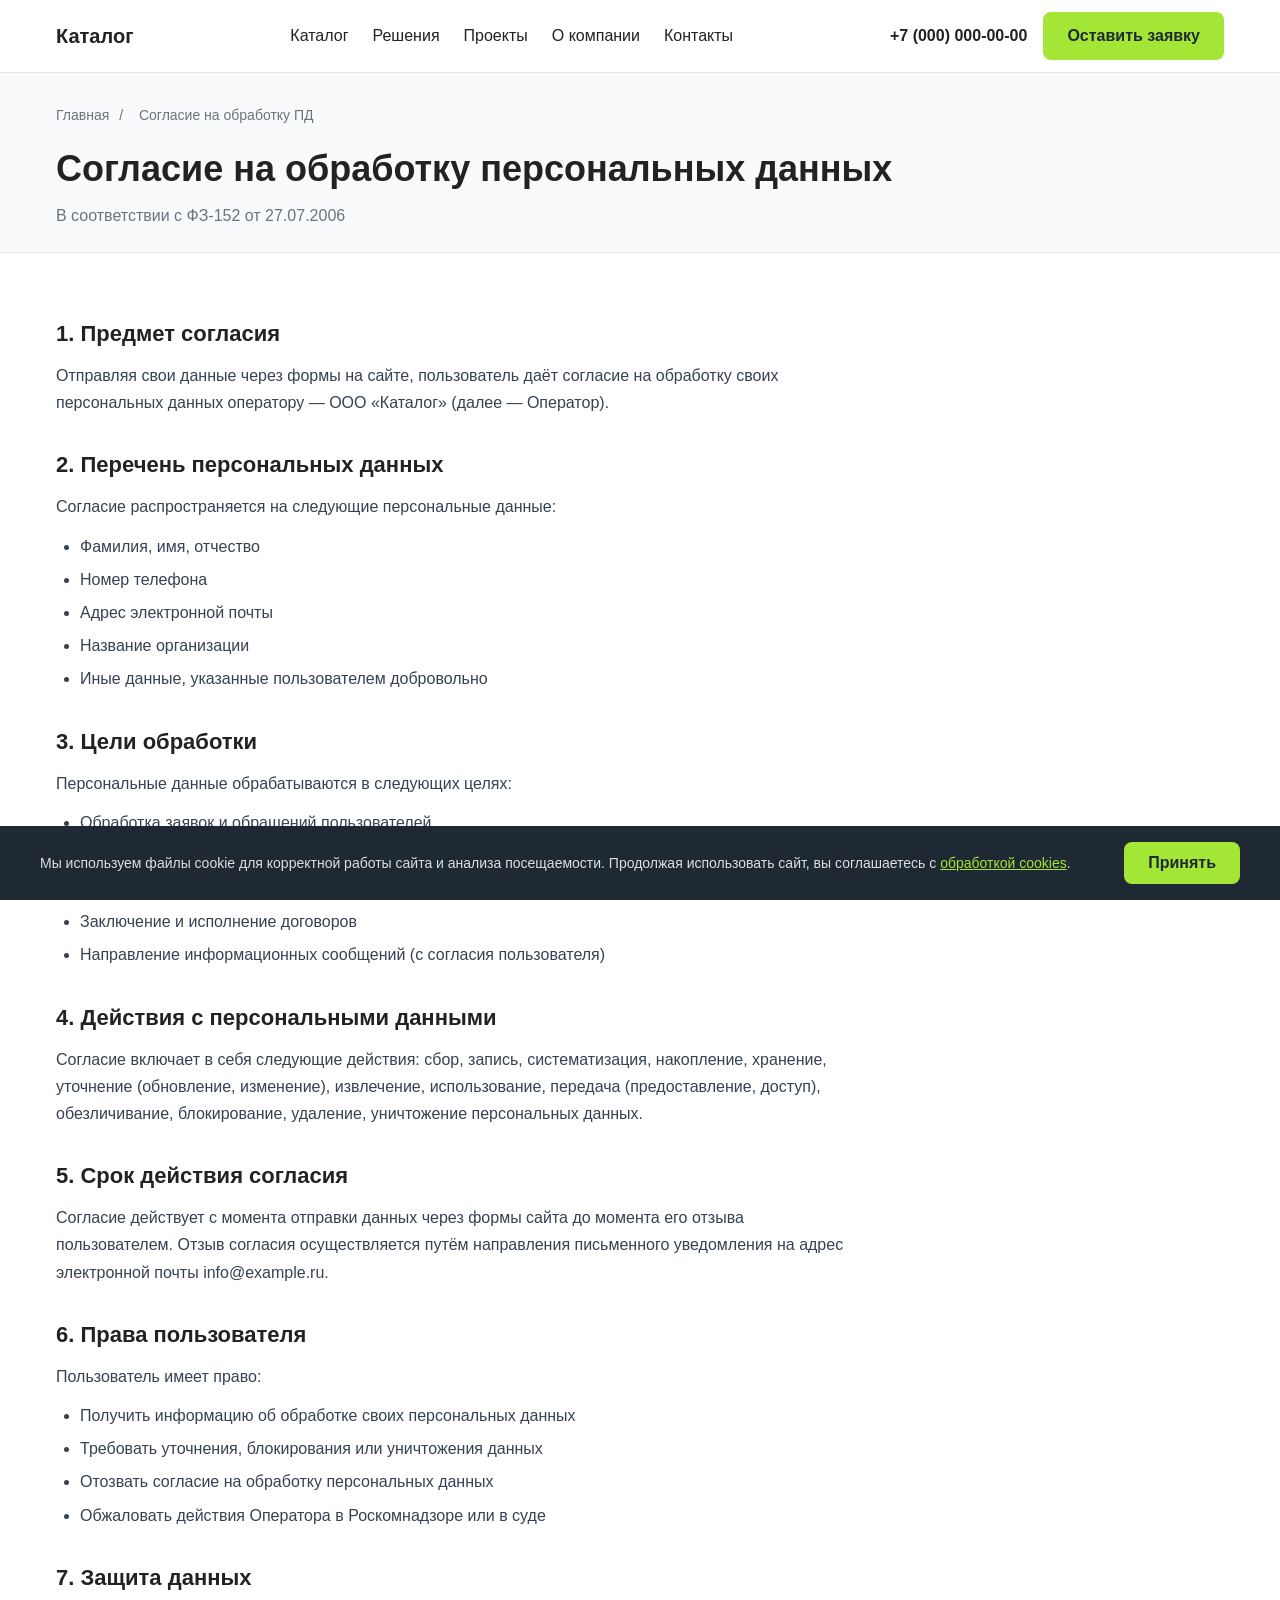
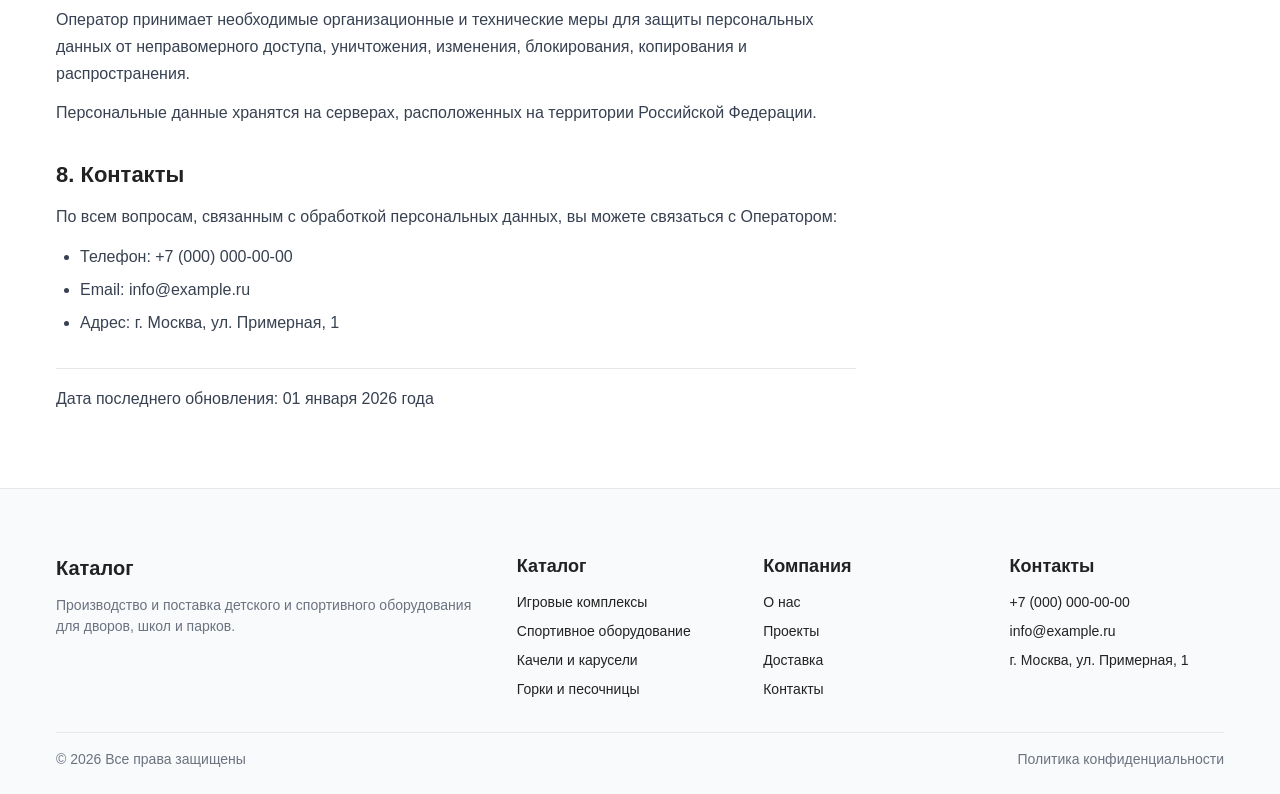
<file: consent.html>
<!DOCTYPE html>
<html lang="ru">
<head>
  <meta charset="UTF-8">
  <meta name="viewport" content="width=device-width, initial-scale=1.0">
  <title>Согласие на обработку персональных данных — ФЗ-152 | Каталог</title>
  <meta name="description" content="Согласие на обработку персональных данных в соответствии с ФЗ-152 от 27.07.2006. Перечень данных, цели обработки, срок действия, права пользователя.">
  <meta name="keywords" content="согласие на обработку персональных данных, ФЗ-152, персональные данные">

  <meta property="og:type" content="website">
  <meta property="og:title" content="Согласие на обработку персональных данных — Каталог оборудования">
  <meta property="og:description" content="Обработка персональных данных в соответствии с ФЗ-152 от 27.07.2006.">
  <meta property="og:url" content="https://example.ru/consent.html">
  <meta property="og:image" content="https://example.ru/images/og-consent.jpg">
  <meta property="og:site_name" content="Каталог оборудования">
  <meta property="og:locale" content="ru_RU">

  <link rel="icon" type="image/svg+xml" href="images/favicon.svg">
<link rel="stylesheet" href="css/style.css">
</head>
<body>

  <header class="header">
    <div class="container header__inner">

      <a href="index.html" class="header__logo">Каталог</a>

      <nav class="header__nav" id="nav">
        <ul class="nav-menu">
          <li><a href="catalog.html">Каталог</a></li>
          <li><a href="solutions.html">Решения</a></li>
          <li><a href="projects.html">Проекты</a></li>
          <li><a href="about.html">О компании</a></li>
          <li><a href="contacts.html">Контакты</a></li>
        </ul>
      </nav>

      <div class="header__actions">
        <a href="tel:+70000000000" class="header__phone">+7 (000) 000-00-00</a>
        <a href="request.html" class="btn btn-primary">Оставить заявку</a>
        <button class="header__burger" id="burger" aria-label="Меню">
          <span></span>
          <span></span>
          <span></span>
        </button>
      </div>

    </div>
  </header>

  <main>

    <section class="catalog-hero">
      <div class="container">
        <nav class="breadcrumbs">
          <a href="index.html">Главная</a>
          <span>/</span>
          <span>Согласие на обработку ПД</span>
        </nav>
        <h1 class="catalog-hero__title">Согласие на обработку персональных данных</h1>
        <p class="catalog-hero__subtitle">В соответствии с ФЗ-152 от 27.07.2006</p>
      </div>
    </section>

    <section class="section">
      <div class="container">
        <div class="text-page">

          <h2>1. Предмет согласия</h2>
          <p>Отправляя свои данные через формы на сайте, пользователь даёт согласие на обработку своих персональных данных оператору — ООО «Каталог» (далее — Оператор).</p>

          <h2>2. Перечень персональных данных</h2>
          <p>Согласие распространяется на следующие персональные данные:</p>
          <ul>
            <li>Фамилия, имя, отчество</li>
            <li>Номер телефона</li>
            <li>Адрес электронной почты</li>
            <li>Название организации</li>
            <li>Иные данные, указанные пользователем добровольно</li>
          </ul>

          <h2>3. Цели обработки</h2>
          <p>Персональные данные обрабатываются в следующих целях:</p>
          <ul>
            <li>Обработка заявок и обращений пользователей</li>
            <li>Связь с пользователем для уточнения деталей заказа</li>
            <li>Предоставление информации о товарах и услугах</li>
            <li>Заключение и исполнение договоров</li>
            <li>Направление информационных сообщений (с согласия пользователя)</li>
          </ul>

          <h2>4. Действия с персональными данными</h2>
          <p>Согласие включает в себя следующие действия: сбор, запись, систематизация, накопление, хранение, уточнение (обновление, изменение), извлечение, использование, передача (предоставление, доступ), обезличивание, блокирование, удаление, уничтожение персональных данных.</p>

          <h2>5. Срок действия согласия</h2>
          <p>Согласие действует с момента отправки данных через формы сайта до момента его отзыва пользователем. Отзыв согласия осуществляется путём направления письменного уведомления на адрес электронной почты info@example.ru.</p>

          <h2>6. Права пользователя</h2>
          <p>Пользователь имеет право:</p>
          <ul>
            <li>Получить информацию об обработке своих персональных данных</li>
            <li>Требовать уточнения, блокирования или уничтожения данных</li>
            <li>Отозвать согласие на обработку персональных данных</li>
            <li>Обжаловать действия Оператора в Роскомнадзоре или в суде</li>
          </ul>

          <h2>7. Защита данных</h2>
          <p>Оператор принимает необходимые организационные и технические меры для защиты персональных данных от неправомерного доступа, уничтожения, изменения, блокирования, копирования и распространения.</p>
          <p>Персональные данные хранятся на серверах, расположенных на территории Российской Федерации.</p>

          <h2>8. Контакты</h2>
          <p>По всем вопросам, связанным с обработкой персональных данных, вы можете связаться с Оператором:</p>
          <ul>
            <li>Телефон: +7 (000) 000-00-00</li>
            <li>Email: info@example.ru</li>
            <li>Адрес: г. Москва, ул. Примерная, 1</li>
          </ul>

          <p class="text-page__date">Дата последнего обновления: 01 января 2026 года</p>

        </div>
      </div>
    </section>

  </main>

  <footer class="footer">
    <div class="container">
      <div class="footer__grid">

        <div class="footer__col">
          <div class="footer__logo">Каталог</div>
          <p class="footer__text">Производство и поставка детского и спортивного оборудования для дворов, школ и парков.</p>
        </div>

        <div class="footer__col">
          <h3 class="footer__title">Каталог</h3>
          <ul class="footer__list">
            <li><a href="catalog.html">Игровые комплексы</a></li>
            <li><a href="catalog.html">Спортивное оборудование</a></li>
            <li><a href="catalog.html">Качели и карусели</a></li>
            <li><a href="catalog.html">Горки и песочницы</a></li>
          </ul>
        </div>

        <div class="footer__col">
          <h3 class="footer__title">Компания</h3>
          <ul class="footer__list">
            <li><a href="about.html">О нас</a></li>
            <li><a href="projects.html">Проекты</a></li>
            <li><a href="contacts.html">Доставка</a></li>
            <li><a href="contacts.html">Контакты</a></li>
          </ul>
        </div>

        <div class="footer__col">
          <h3 class="footer__title">Контакты</h3>
          <ul class="footer__list">
            <li><a href="tel:+70000000000">+7 (000) 000-00-00</a></li>
            <li><a href="mailto:info@example.ru">info@example.ru</a></li>
            <li>г. Москва, ул. Примерная, 1</li>
          </ul>
        </div>

      </div>

      <div class="footer__bottom">
        <p>© 2026 Все права защищены</p>
        <a href="privacy.html">Политика конфиденциальности</a>
      </div>
    </div>
  </footer>

  <script src="js/app.js"></script>
</body>
</html>
</file>
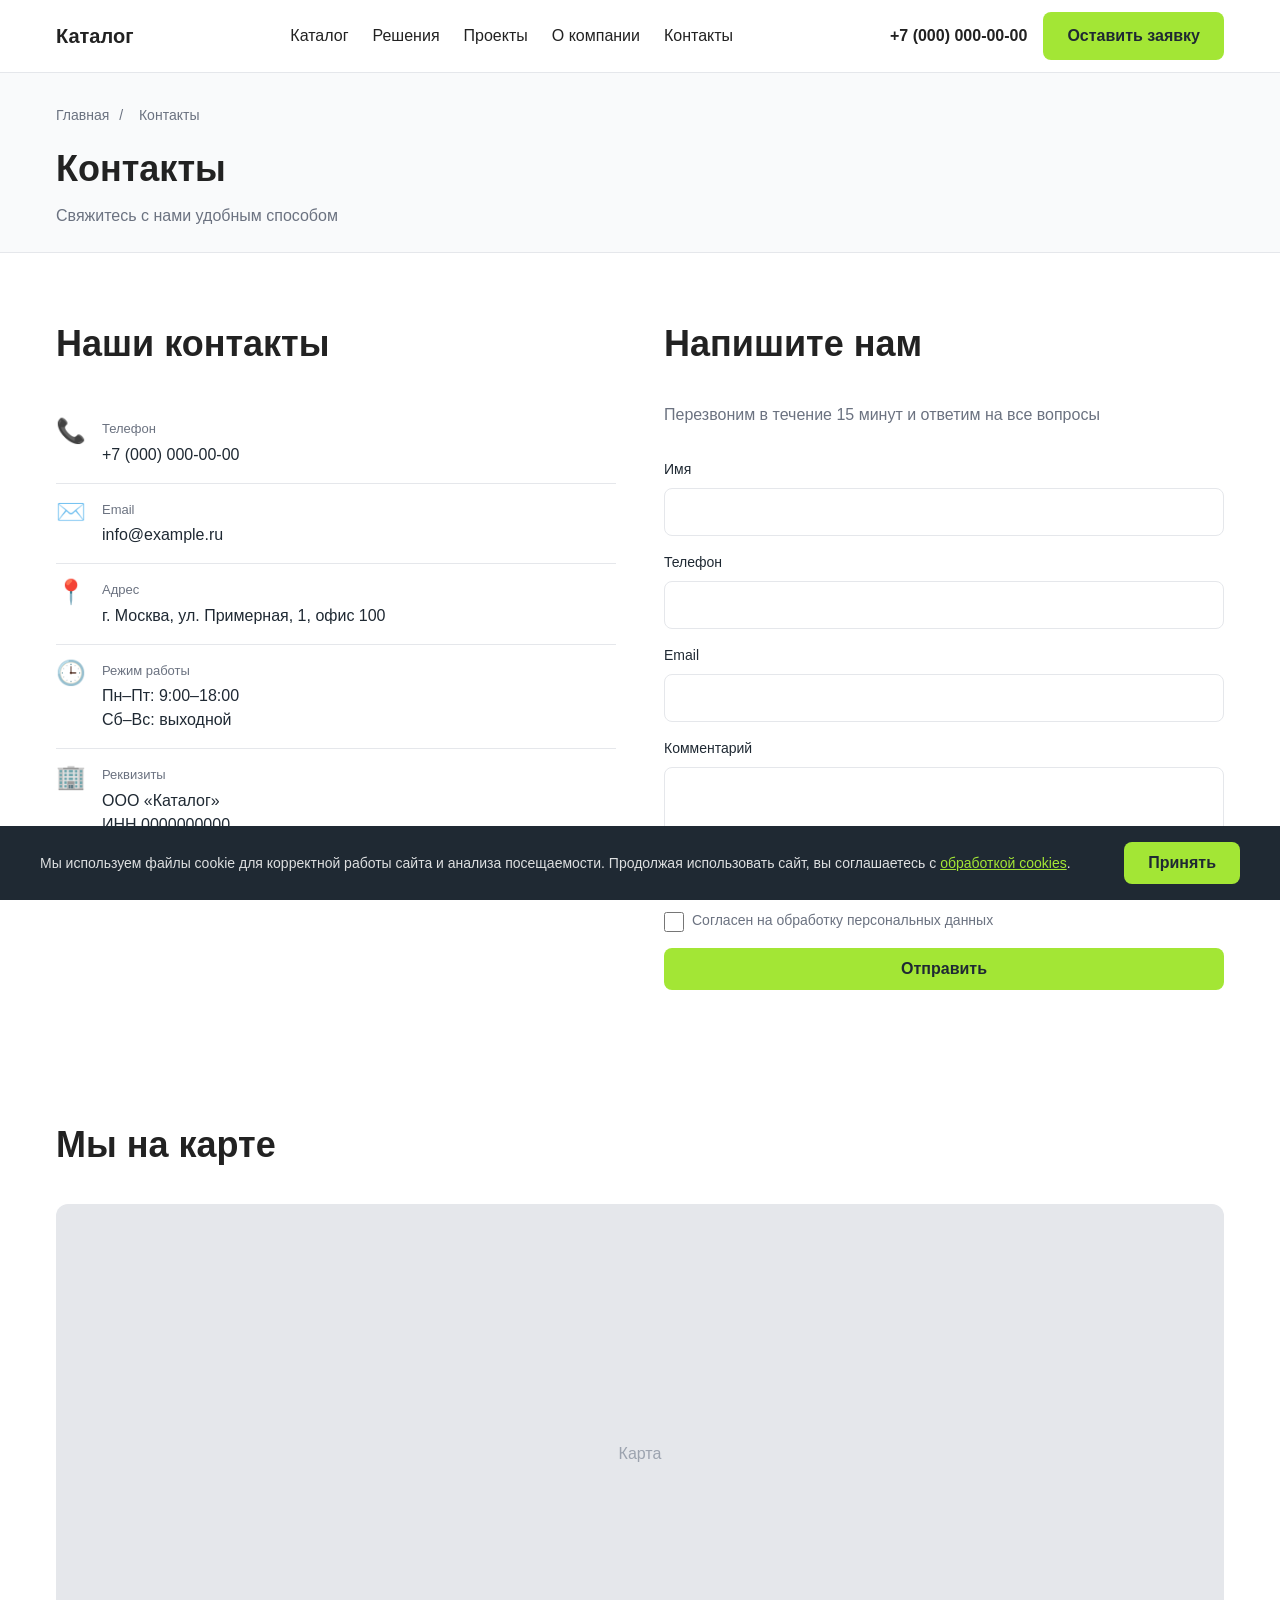
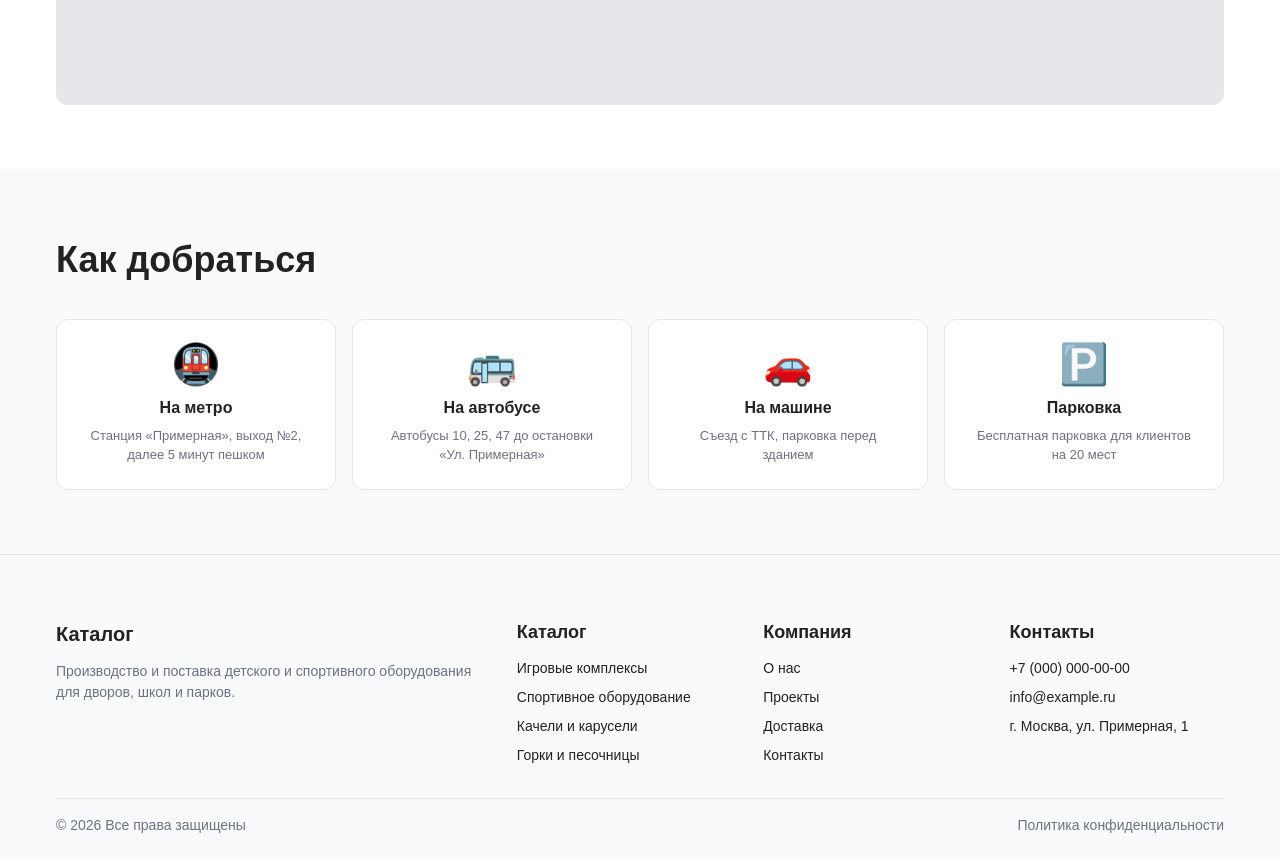
<file: contacts.html>
<!DOCTYPE html>
<html lang="ru">
<head>
  <meta charset="UTF-8">
  <meta name="viewport" content="width=device-width, initial-scale=1.0">
  <title>Контакты — Каталог оборудования</title>
  <link rel="icon" type="image/svg+xml" href="images/favicon.svg">
<link rel="stylesheet" href="css/style.css">
</head>
<body>

  <header class="header">
    <div class="container header__inner">

      <a href="index.html" class="header__logo">Каталог</a>

      <nav class="header__nav" id="nav">
        <ul class="nav-menu">
          <li><a href="catalog.html">Каталог</a></li>
          <li><a href="#">Решения</a></li>
          <li><a href="projects.html">Проекты</a></li>
          <li><a href="about.html">О компании</a></li>
          <li><a href="contacts.html">Контакты</a></li>
        </ul>
      </nav>

      <div class="header__actions">
        <a href="tel:+70000000000" class="header__phone">+7 (000) 000-00-00</a>
        <a href="#" class="btn btn-primary">Оставить заявку</a>
        <button class="header__burger" id="burger" aria-label="Меню">
          <span></span>
          <span></span>
          <span></span>
        </button>
      </div>

    </div>
  </header>

  <main>

    <section class="catalog-hero">
      <div class="container">
        <nav class="breadcrumbs">
          <a href="index.html">Главная</a>
          <span>/</span>
          <span>Контакты</span>
        </nav>
        <h1 class="catalog-hero__title">Контакты</h1>
        <p class="catalog-hero__subtitle">Свяжитесь с нами удобным способом</p>
      </div>
    </section>

    <section class="section">
      <div class="container">
        <div class="contacts-layout">

          <div class="contacts-info">
            <h2 class="section-title">Наши контакты</h2>

            <div class="contact-item">
              <div class="contact-item__icon">📞</div>
              <div class="contact-item__body">
                <div class="contact-item__label">Телефон</div>
                <a href="tel:+70000000000" class="contact-item__value">+7 (000) 000-00-00</a>
              </div>
            </div>

            <div class="contact-item">
              <div class="contact-item__icon">✉️</div>
              <div class="contact-item__body">
                <div class="contact-item__label">Email</div>
                <a href="mailto:info@example.ru" class="contact-item__value">info@example.ru</a>
              </div>
            </div>

            <div class="contact-item">
              <div class="contact-item__icon">📍</div>
              <div class="contact-item__body">
                <div class="contact-item__label">Адрес</div>
                <div class="contact-item__value">г. Москва, ул. Примерная, 1, офис 100</div>
              </div>
            </div>

            <div class="contact-item">
              <div class="contact-item__icon">🕒</div>
              <div class="contact-item__body">
                <div class="contact-item__label">Режим работы</div>
                <div class="contact-item__value">Пн–Пт: 9:00–18:00<br>Сб–Вс: выходной</div>
              </div>
            </div>

            <div class="contact-item">
              <div class="contact-item__icon">🏢</div>
              <div class="contact-item__body">
                <div class="contact-item__label">Реквизиты</div>
                <div class="contact-item__value">
                  ООО «Каталог»<br>
                  ИНН 0000000000<br>
                  КПП 000000000<br>
                  ОГРН 0000000000000
                </div>
              </div>
            </div>
          </div>

          <div class="contacts-form">
            <h2 class="section-title">Напишите нам</h2>
            <p class="section-subtitle">Перезвоним в течение 15 минут и ответим на все вопросы</p>
            <form action="#" method="post">
              <div class="field">
                <label class="field-label" for="name">Имя</label>
                <input class="field-input" type="text" id="name" name="name" required>
              </div>
              <div class="field">
                <label class="field-label" for="phone">Телефон</label>
                <input class="field-input" type="tel" id="phone" name="phone" required>
              </div>
              <div class="field">
                <label class="field-label" for="email">Email</label>
                <input class="field-input" type="email" id="email" name="email">
              </div>
              <div class="field">
                <label class="field-label" for="comment">Комментарий</label>
                <textarea class="field-textarea" id="comment" name="comment"></textarea>
              </div>
              <div class="field field-checkbox">
                <input type="checkbox" id="consent" name="consent" required>
                <label for="consent">Согласен на обработку персональных данных</label>
              </div>
              <button type="submit" class="btn btn-primary btn-block">Отправить</button>
            </form>
          </div>

        </div>
      </div>
    </section>

    <section class="section">
      <div class="container">
        <h2 class="section-title">Мы на карте</h2>
        <div class="map-placeholder">
          <span>Карта</span>
        </div>
      </div>
    </section>

    <section class="section section--alt">
      <div class="container">
        <h2 class="section-title">Как добраться</h2>
        <div class="grid-docs">

          <div class="doc-card">
            <div class="doc-card__icon">🚇</div>
            <h3 class="doc-card__title">На метро</h3>
            <p class="doc-card__text">Станция «Примерная», выход №2, далее 5 минут пешком</p>
          </div>

          <div class="doc-card">
            <div class="doc-card__icon">🚌</div>
            <h3 class="doc-card__title">На автобусе</h3>
            <p class="doc-card__text">Автобусы 10, 25, 47 до остановки «Ул. Примерная»</p>
          </div>

          <div class="doc-card">
            <div class="doc-card__icon">🚗</div>
            <h3 class="doc-card__title">На машине</h3>
            <p class="doc-card__text">Съезд с ТТК, парковка перед зданием</p>
          </div>

          <div class="doc-card">
            <div class="doc-card__icon">🅿️</div>
            <h3 class="doc-card__title">Парковка</h3>
            <p class="doc-card__text">Бесплатная парковка для клиентов на 20 мест</p>
          </div>

        </div>
      </div>
    </section>

  </main>

  <footer class="footer">
    <div class="container">
      <div class="footer__grid">

        <div class="footer__col">
          <div class="footer__logo">Каталог</div>
          <p class="footer__text">Производство и поставка детского и спортивного оборудования для дворов, школ и парков.</p>
        </div>

        <div class="footer__col">
          <h3 class="footer__title">Каталог</h3>
          <ul class="footer__list">
            <li><a href="catalog.html">Игровые комплексы</a></li>
            <li><a href="catalog.html">Спортивное оборудование</a></li>
            <li><a href="catalog.html">Качели и карусели</a></li>
            <li><a href="catalog.html">Горки и песочницы</a></li>
          </ul>
        </div>

        <div class="footer__col">
          <h3 class="footer__title">Компания</h3>
          <ul class="footer__list">
            <li><a href="about.html">О нас</a></li>
            <li><a href="projects.html">Проекты</a></li>
            <li><a href="contacts.html">Доставка</a></li>
            <li><a href="contacts.html">Контакты</a></li>
          </ul>
        </div>

        <div class="footer__col">
          <h3 class="footer__title">Контакты</h3>
          <ul class="footer__list">
            <li><a href="tel:+70000000000">+7 (000) 000-00-00</a></li>
            <li><a href="mailto:info@example.ru">info@example.ru</a></li>
            <li>г. Москва, ул. Примерная, 1</li>
          </ul>
        </div>

      </div>

      <div class="footer__bottom">
        <p>© 2026 Все права защищены</p>
        <a href="#">Политика конфиденциальности</a>
      </div>
    </div>
  </footer>

  <script src="js/app.js"></script>
</body>
</html>
</file>
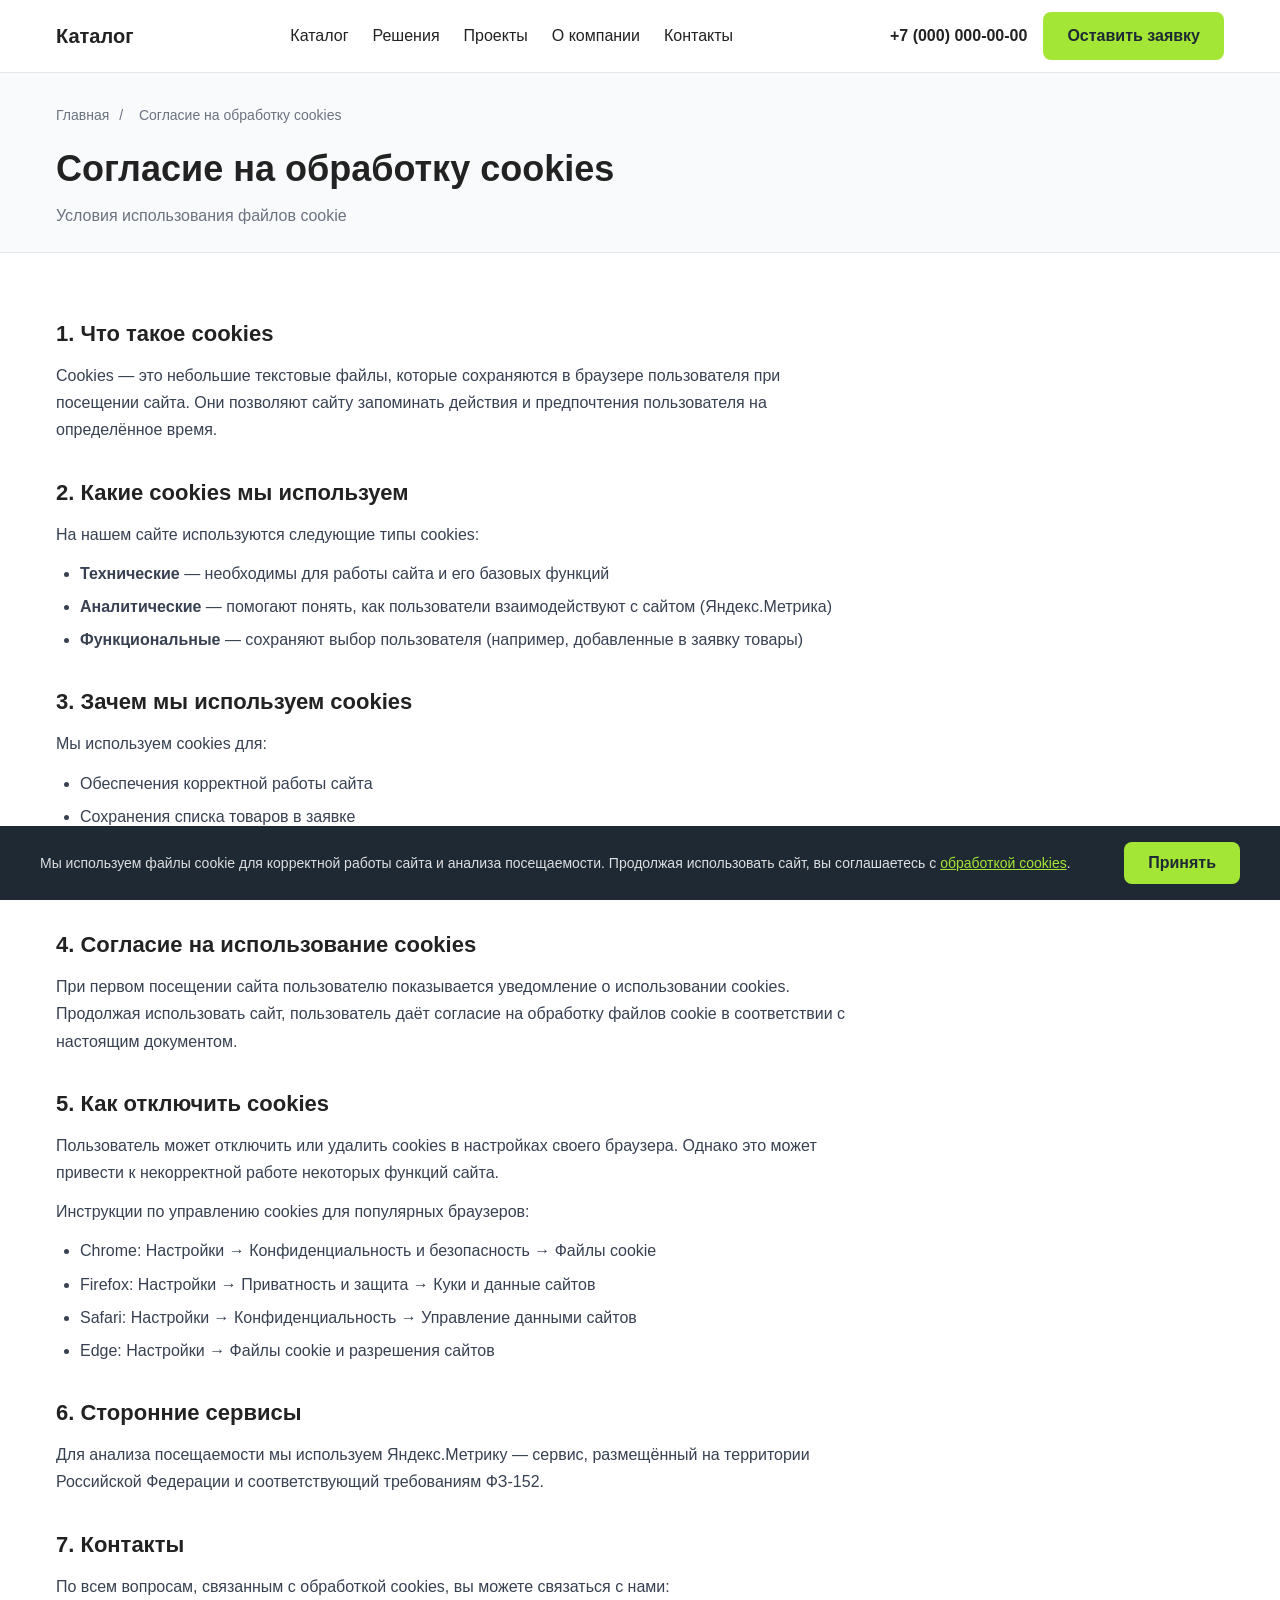
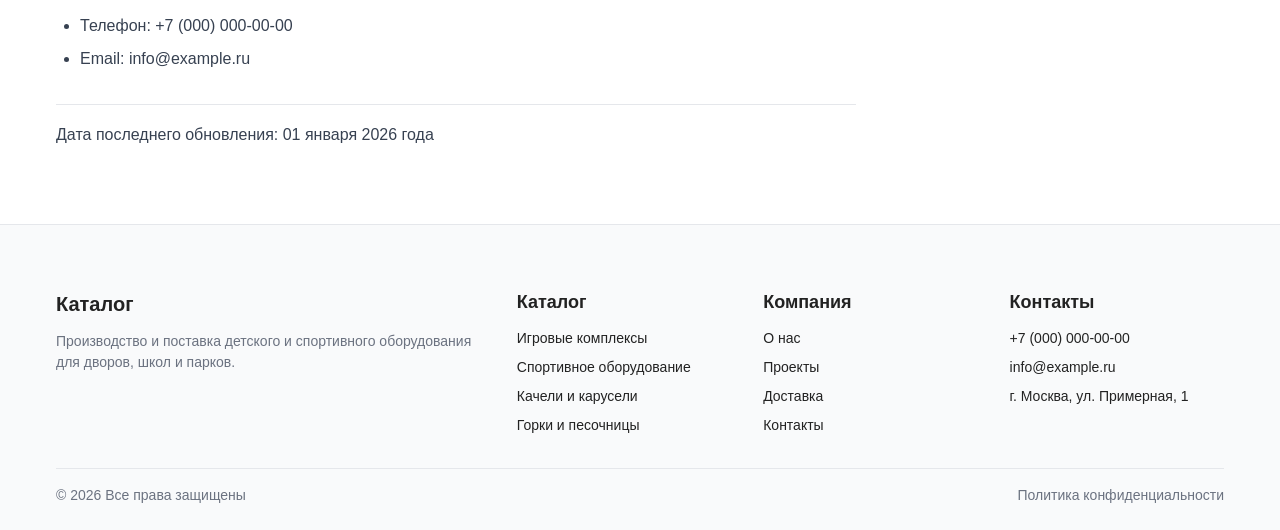
<file: cookies.html>
<!DOCTYPE html>
<html lang="ru">
<head>
  <meta charset="UTF-8">
  <meta name="viewport" content="width=device-width, initial-scale=1.0">
  <title>Согласие на обработку cookies — условия использования | Каталог</title>
  <meta name="description" content="Условия использования файлов cookie на сайте. Какие cookies мы используем, зачем, как отключить в браузере. Сторонние сервисы.">
  <meta name="keywords" content="cookies, файлы cookie, обработка cookies, согласие на cookies">

  <meta property="og:type" content="website">
  <meta property="og:title" content="Согласие на обработку cookies — Каталог оборудования">
  <meta property="og:description" content="Условия использования файлов cookie на сайте.">
  <meta property="og:url" content="https://example.ru/cookies.html">
  <meta property="og:image" content="https://example.ru/images/og-cookies.jpg">
  <meta property="og:site_name" content="Каталог оборудования">
  <meta property="og:locale" content="ru_RU">

  <link rel="icon" type="image/svg+xml" href="images/favicon.svg">
<link rel="stylesheet" href="css/style.css">
</head>
<body>

  <header class="header">
    <div class="container header__inner">

      <a href="index.html" class="header__logo">Каталог</a>

      <nav class="header__nav" id="nav">
        <ul class="nav-menu">
          <li><a href="catalog.html">Каталог</a></li>
          <li><a href="solutions.html">Решения</a></li>
          <li><a href="projects.html">Проекты</a></li>
          <li><a href="about.html">О компании</a></li>
          <li><a href="contacts.html">Контакты</a></li>
        </ul>
      </nav>

      <div class="header__actions">
        <a href="tel:+70000000000" class="header__phone">+7 (000) 000-00-00</a>
        <a href="request.html" class="btn btn-primary">Оставить заявку</a>
        <button class="header__burger" id="burger" aria-label="Меню">
          <span></span>
          <span></span>
          <span></span>
        </button>
      </div>

    </div>
  </header>

  <main>

    <section class="catalog-hero">
      <div class="container">
        <nav class="breadcrumbs">
          <a href="index.html">Главная</a>
          <span>/</span>
          <span>Согласие на обработку cookies</span>
        </nav>
        <h1 class="catalog-hero__title">Согласие на обработку cookies</h1>
        <p class="catalog-hero__subtitle">Условия использования файлов cookie</p>
      </div>
    </section>

    <section class="section">
      <div class="container">
        <div class="text-page">

          <h2>1. Что такое cookies</h2>
          <p>Cookies — это небольшие текстовые файлы, которые сохраняются в браузере пользователя при посещении сайта. Они позволяют сайту запоминать действия и предпочтения пользователя на определённое время.</p>

          <h2>2. Какие cookies мы используем</h2>
          <p>На нашем сайте используются следующие типы cookies:</p>
          <ul>
            <li><strong>Технические</strong> — необходимы для работы сайта и его базовых функций</li>
            <li><strong>Аналитические</strong> — помогают понять, как пользователи взаимодействуют с сайтом (Яндекс.Метрика)</li>
            <li><strong>Функциональные</strong> — сохраняют выбор пользователя (например, добавленные в заявку товары)</li>
          </ul>

          <h2>3. Зачем мы используем cookies</h2>
          <p>Мы используем cookies для:</p>
          <ul>
            <li>Обеспечения корректной работы сайта</li>
            <li>Сохранения списка товаров в заявке</li>
            <li>Анализа посещаемости и улучшения работы сайта</li>
            <li>Запоминания предпочтений пользователя</li>
          </ul>

          <h2>4. Согласие на использование cookies</h2>
          <p>При первом посещении сайта пользователю показывается уведомление о использовании cookies. Продолжая использовать сайт, пользователь даёт согласие на обработку файлов cookie в соответствии с настоящим документом.</p>

          <h2>5. Как отключить cookies</h2>
          <p>Пользователь может отключить или удалить cookies в настройках своего браузера. Однако это может привести к некорректной работе некоторых функций сайта.</p>
          <p>Инструкции по управлению cookies для популярных браузеров:</p>
          <ul>
            <li>Chrome: Настройки → Конфиденциальность и безопасность → Файлы cookie</li>
            <li>Firefox: Настройки → Приватность и защита → Куки и данные сайтов</li>
            <li>Safari: Настройки → Конфиденциальность → Управление данными сайтов</li>
            <li>Edge: Настройки → Файлы cookie и разрешения сайтов</li>
          </ul>

          <h2>6. Сторонние сервисы</h2>
          <p>Для анализа посещаемости мы используем Яндекс.Метрику — сервис, размещённый на территории Российской Федерации и соответствующий требованиям ФЗ-152.</p>

          <h2>7. Контакты</h2>
          <p>По всем вопросам, связанным с обработкой cookies, вы можете связаться с нами:</p>
          <ul>
            <li>Телефон: +7 (000) 000-00-00</li>
            <li>Email: info@example.ru</li>
          </ul>

          <p class="text-page__date">Дата последнего обновления: 01 января 2026 года</p>

        </div>
      </div>
    </section>

  </main>

  <footer class="footer">
    <div class="container">
      <div class="footer__grid">

        <div class="footer__col">
          <div class="footer__logo">Каталог</div>
          <p class="footer__text">Производство и поставка детского и спортивного оборудования для дворов, школ и парков.</p>
        </div>

        <div class="footer__col">
          <h3 class="footer__title">Каталог</h3>
          <ul class="footer__list">
            <li><a href="catalog.html">Игровые комплексы</a></li>
            <li><a href="catalog.html">Спортивное оборудование</a></li>
            <li><a href="catalog.html">Качели и карусели</a></li>
            <li><a href="catalog.html">Горки и песочницы</a></li>
          </ul>
        </div>

        <div class="footer__col">
          <h3 class="footer__title">Компания</h3>
          <ul class="footer__list">
            <li><a href="about.html">О нас</a></li>
            <li><a href="projects.html">Проекты</a></li>
            <li><a href="contacts.html">Доставка</a></li>
            <li><a href="contacts.html">Контакты</a></li>
          </ul>
        </div>

        <div class="footer__col">
          <h3 class="footer__title">Контакты</h3>
          <ul class="footer__list">
            <li><a href="tel:+70000000000">+7 (000) 000-00-00</a></li>
            <li><a href="mailto:info@example.ru">info@example.ru</a></li>
            <li>г. Москва, ул. Примерная, 1</li>
          </ul>
        </div>

      </div>

      <div class="footer__bottom">
        <p>© 2026 Все права защищены</p>
        <a href="privacy.html">Политика конфиденциальности</a>
      </div>
    </div>
  </footer>

  <script src="js/app.js"></script>
</body>
</html>
</file>
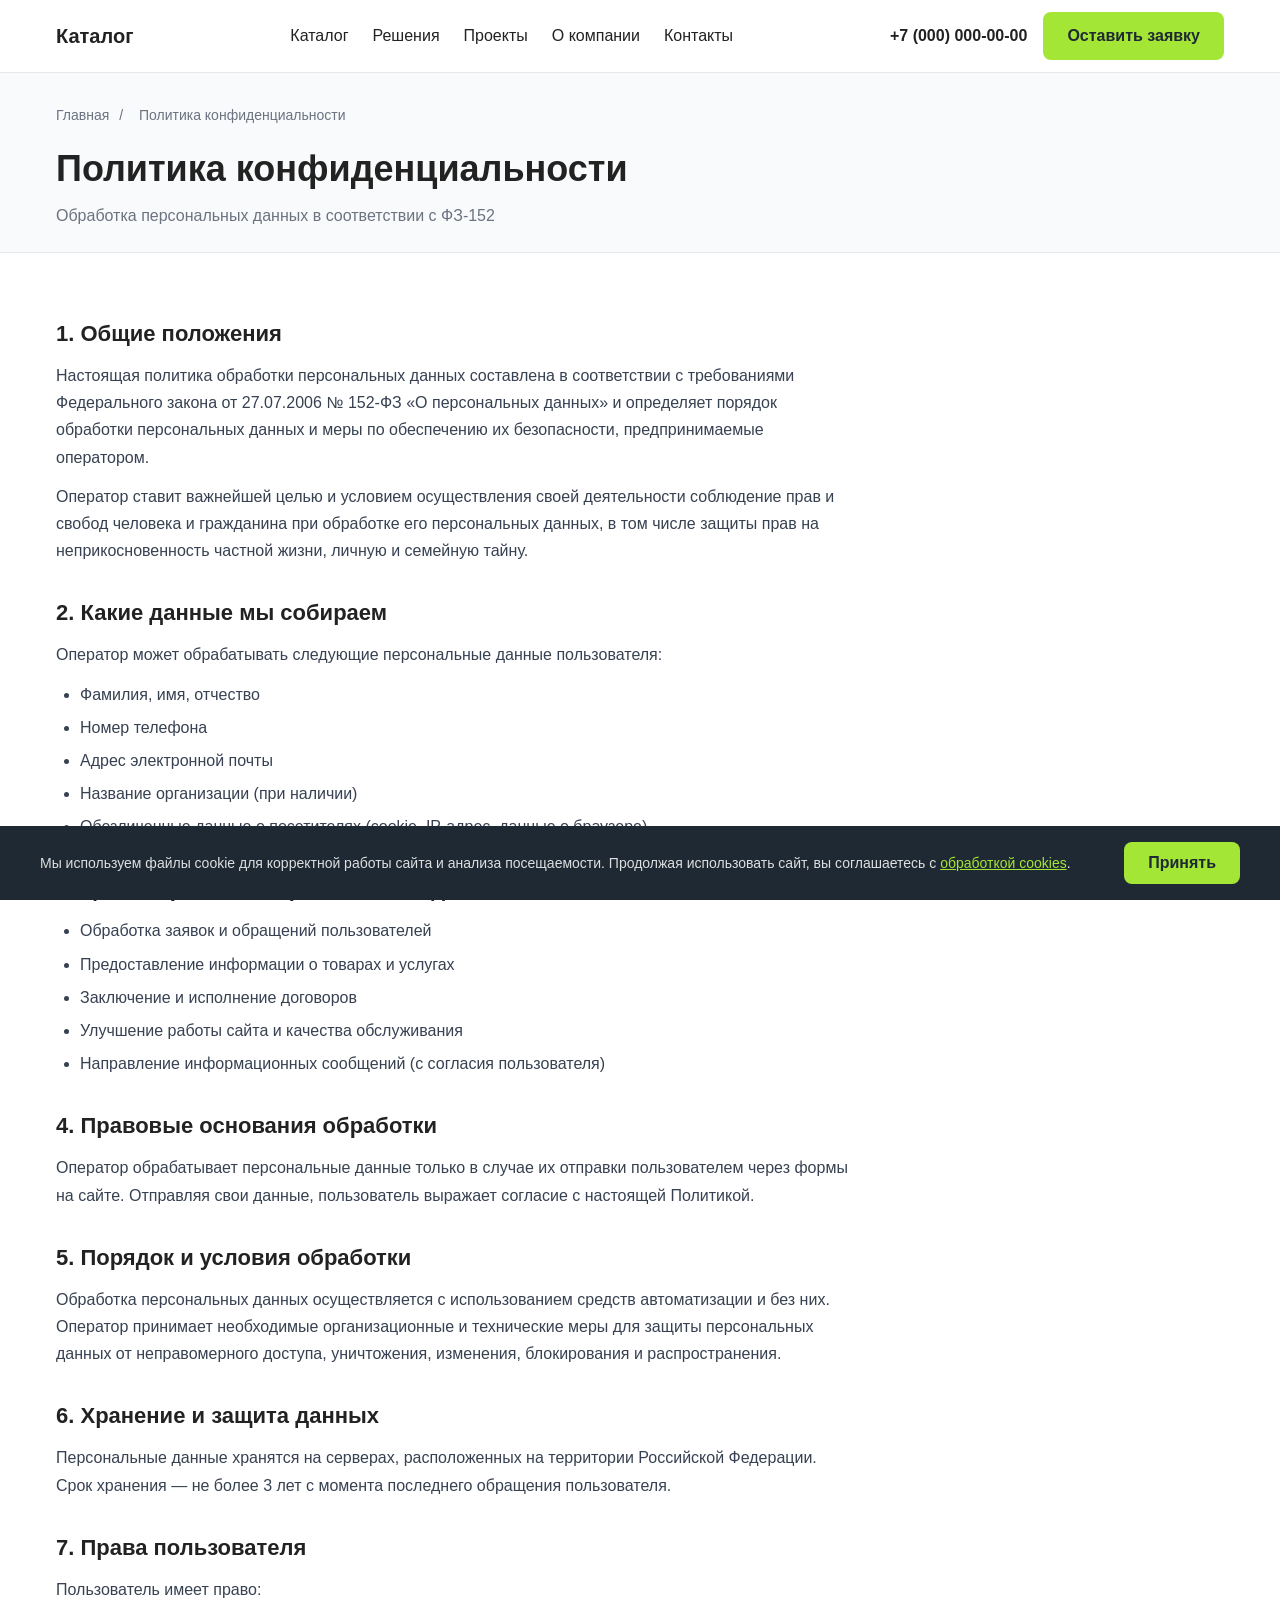
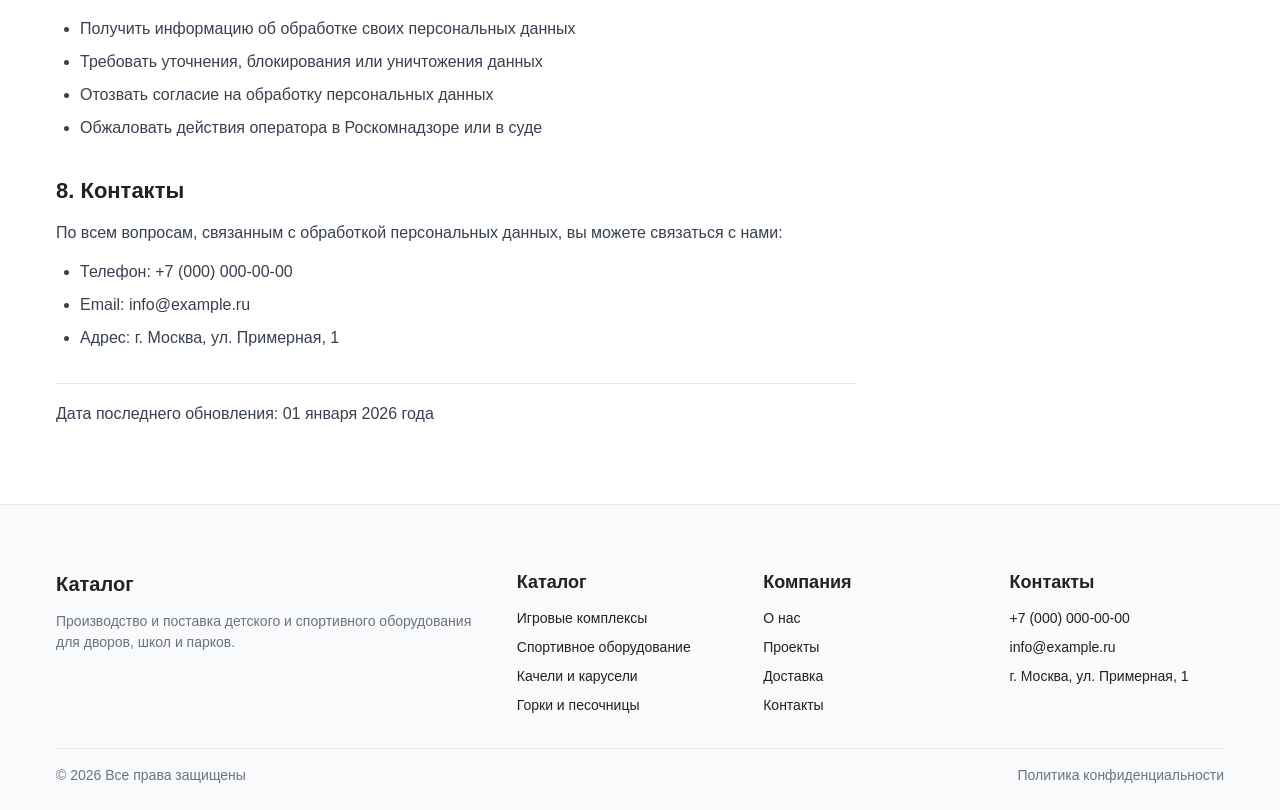
<file: privacy.html>
<!DOCTYPE html>
<html lang="ru">
<head>
  <meta charset="UTF-8">
  <meta name="viewport" content="width=device-width, initial-scale=1.0">
  <title>Политика конфиденциальности — обработка персональных данных | Каталог</title>
  <meta name="description" content="Политика обработки персональных данных в соответствии с ФЗ-152. Какие данные мы собираем, как храним и защищаем, права пользователя.">
  <meta name="keywords" content="политика конфиденциальности, обработка персональных данных, ФЗ-152, защита данных">

  <meta property="og:type" content="website">
  <meta property="og:title" content="Политика конфиденциальности — Каталог оборудования">
  <meta property="og:description" content="Обработка персональных данных в соответствии с ФЗ-152.">
  <meta property="og:url" content="https://example.ru/privacy.html">
  <meta property="og:image" content="https://example.ru/images/og-privacy.jpg">
  <meta property="og:site_name" content="Каталог оборудования">
  <meta property="og:locale" content="ru_RU">

  <link rel="icon" type="image/svg+xml" href="images/favicon.svg">
<link rel="stylesheet" href="css/style.css">
</head>
<body>

  <header class="header">
    <div class="container header__inner">

      <a href="index.html" class="header__logo">Каталог</a>

      <nav class="header__nav" id="nav">
        <ul class="nav-menu">
          <li><a href="catalog.html">Каталог</a></li>
          <li><a href="#">Решения</a></li>
          <li><a href="projects.html">Проекты</a></li>
          <li><a href="about.html">О компании</a></li>
          <li><a href="contacts.html">Контакты</a></li>
        </ul>
      </nav>

      <div class="header__actions">
        <a href="tel:+70000000000" class="header__phone">+7 (000) 000-00-00</a>
        <a href="#" class="btn btn-primary">Оставить заявку</a>
        <button class="header__burger" id="burger" aria-label="Меню">
          <span></span>
          <span></span>
          <span></span>
        </button>
      </div>

    </div>
  </header>

  <main>

    <section class="catalog-hero">
      <div class="container">
        <nav class="breadcrumbs">
          <a href="index.html">Главная</a>
          <span>/</span>
          <span>Политика конфиденциальности</span>
        </nav>
        <h1 class="catalog-hero__title">Политика конфиденциальности</h1>
        <p class="catalog-hero__subtitle">Обработка персональных данных в соответствии с ФЗ-152</p>
      </div>
    </section>

    <section class="section">
      <div class="container">
        <div class="text-page">

          <h2>1. Общие положения</h2>
          <p>Настоящая политика обработки персональных данных составлена в соответствии с требованиями Федерального закона от 27.07.2006 № 152-ФЗ «О персональных данных» и определяет порядок обработки персональных данных и меры по обеспечению их безопасности, предпринимаемые оператором.</p>
          <p>Оператор ставит важнейшей целью и условием осуществления своей деятельности соблюдение прав и свобод человека и гражданина при обработке его персональных данных, в том числе защиты прав на неприкосновенность частной жизни, личную и семейную тайну.</p>

          <h2>2. Какие данные мы собираем</h2>
          <p>Оператор может обрабатывать следующие персональные данные пользователя:</p>
          <ul>
            <li>Фамилия, имя, отчество</li>
            <li>Номер телефона</li>
            <li>Адрес электронной почты</li>
            <li>Название организации (при наличии)</li>
            <li>Обезличенные данные о посетителях (cookie, IP-адрес, данные о браузере)</li>
          </ul>

          <h2>3. Цели обработки персональных данных</h2>
          <ul>
            <li>Обработка заявок и обращений пользователей</li>
            <li>Предоставление информации о товарах и услугах</li>
            <li>Заключение и исполнение договоров</li>
            <li>Улучшение работы сайта и качества обслуживания</li>
            <li>Направление информационных сообщений (с согласия пользователя)</li>
          </ul>

          <h2>4. Правовые основания обработки</h2>
          <p>Оператор обрабатывает персональные данные только в случае их отправки пользователем через формы на сайте. Отправляя свои данные, пользователь выражает согласие с настоящей Политикой.</p>

          <h2>5. Порядок и условия обработки</h2>
          <p>Обработка персональных данных осуществляется с использованием средств автоматизации и без них. Оператор принимает необходимые организационные и технические меры для защиты персональных данных от неправомерного доступа, уничтожения, изменения, блокирования и распространения.</p>

          <h2>6. Хранение и защита данных</h2>
          <p>Персональные данные хранятся на серверах, расположенных на территории Российской Федерации. Срок хранения — не более 3 лет с момента последнего обращения пользователя.</p>

          <h2>7. Права пользователя</h2>
          <p>Пользователь имеет право:</p>
          <ul>
            <li>Получить информацию об обработке своих персональных данных</li>
            <li>Требовать уточнения, блокирования или уничтожения данных</li>
            <li>Отозвать согласие на обработку персональных данных</li>
            <li>Обжаловать действия оператора в Роскомнадзоре или в суде</li>
          </ul>

          <h2>8. Контакты</h2>
          <p>По всем вопросам, связанным с обработкой персональных данных, вы можете связаться с нами:</p>
          <ul>
            <li>Телефон: +7 (000) 000-00-00</li>
            <li>Email: info@example.ru</li>
            <li>Адрес: г. Москва, ул. Примерная, 1</li>
          </ul>

          <p class="text-page__date">Дата последнего обновления: 01 января 2026 года</p>

        </div>
      </div>
    </section>

  </main>

  <footer class="footer">
    <div class="container">
      <div class="footer__grid">

        <div class="footer__col">
          <div class="footer__logo">Каталог</div>
          <p class="footer__text">Производство и поставка детского и спортивного оборудования для дворов, школ и парков.</p>
        </div>

        <div class="footer__col">
          <h3 class="footer__title">Каталог</h3>
          <ul class="footer__list">
            <li><a href="catalog.html">Игровые комплексы</a></li>
            <li><a href="catalog.html">Спортивное оборудование</a></li>
            <li><a href="catalog.html">Качели и карусели</a></li>
            <li><a href="catalog.html">Горки и песочницы</a></li>
          </ul>
        </div>

        <div class="footer__col">
          <h3 class="footer__title">Компания</h3>
          <ul class="footer__list">
            <li><a href="about.html">О нас</a></li>
            <li><a href="projects.html">Проекты</a></li>
            <li><a href="contacts.html">Доставка</a></li>
            <li><a href="contacts.html">Контакты</a></li>
          </ul>
        </div>

        <div class="footer__col">
          <h3 class="footer__title">Контакты</h3>
          <ul class="footer__list">
            <li><a href="tel:+70000000000">+7 (000) 000-00-00</a></li>
            <li><a href="mailto:info@example.ru">info@example.ru</a></li>
            <li>г. Москва, ул. Примерная, 1</li>
          </ul>
        </div>

      </div>

      <div class="footer__bottom">
        <p>© 2026 Все права защищены</p>
        <a href="privacy.html">Политика конфиденциальности</a>
      </div>
    </div>
  </footer>

  <script src="js/app.js"></script>
</body>
</html>
</file>
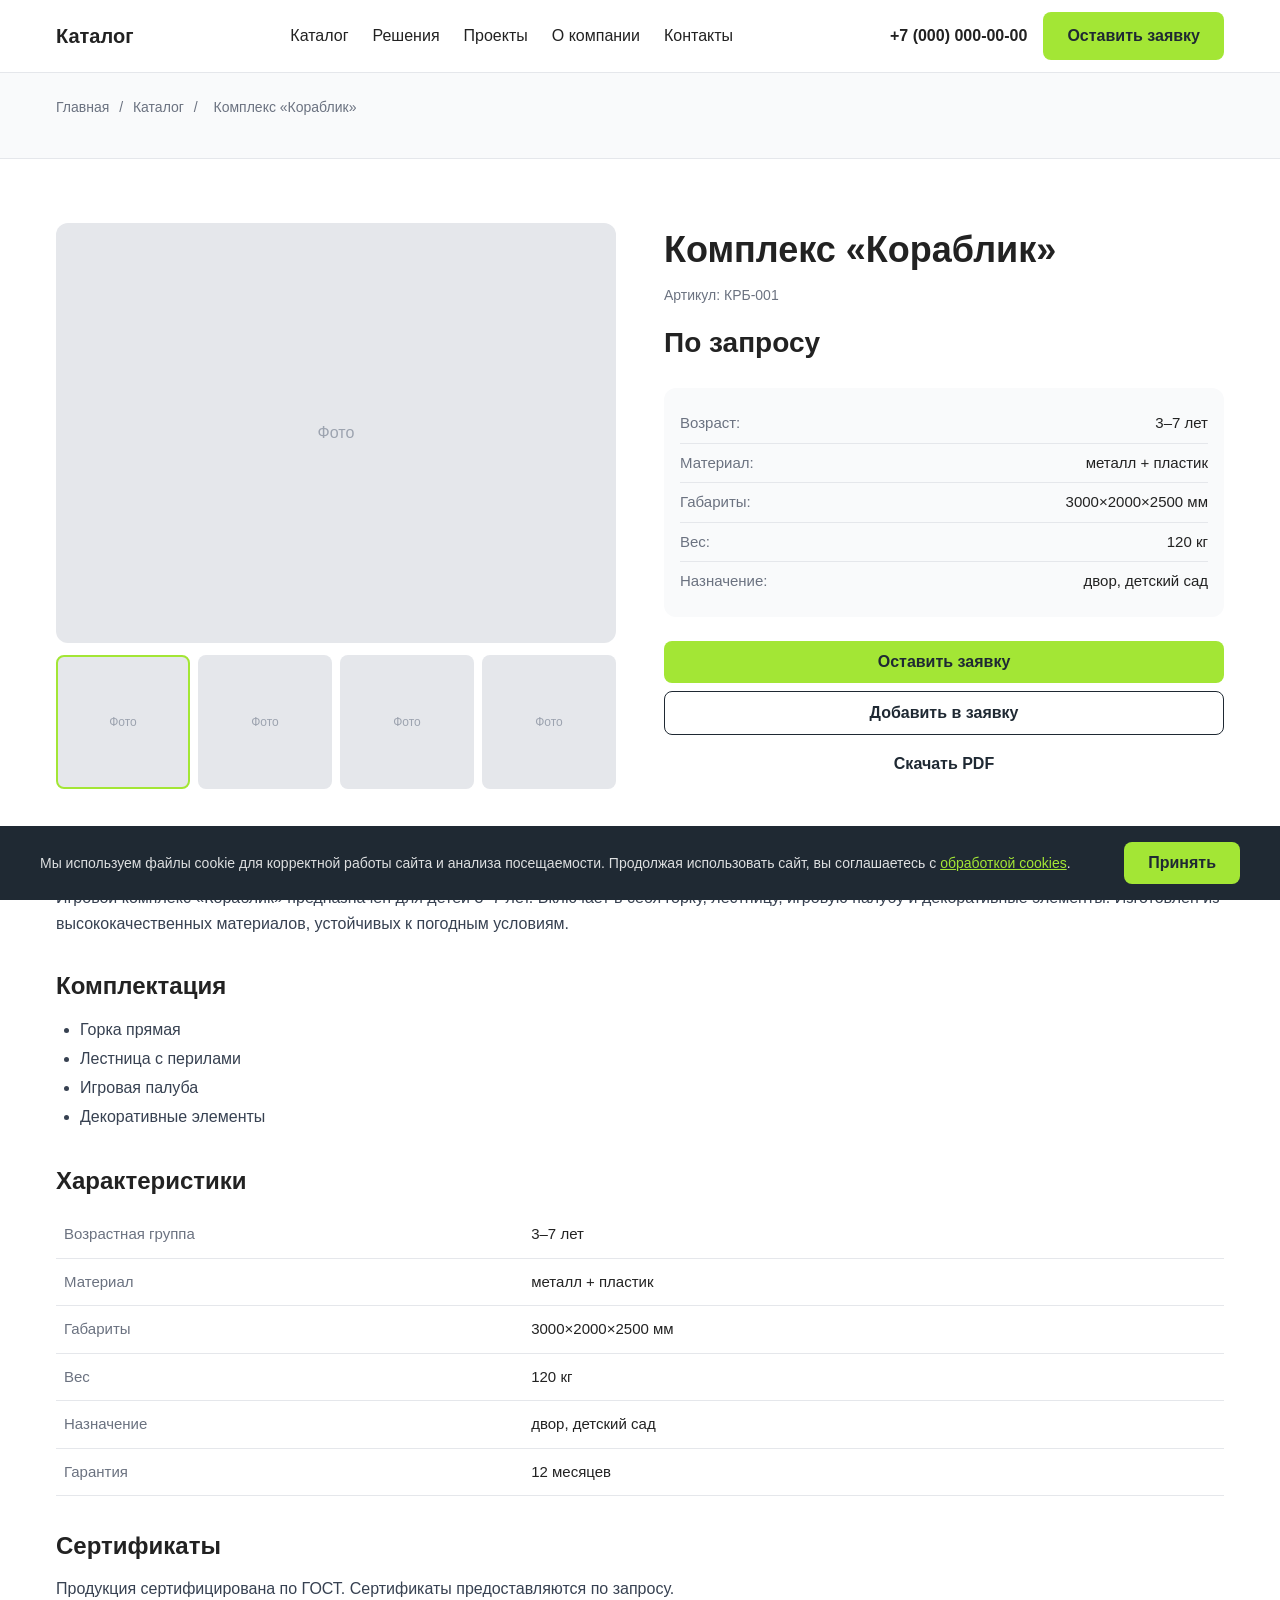
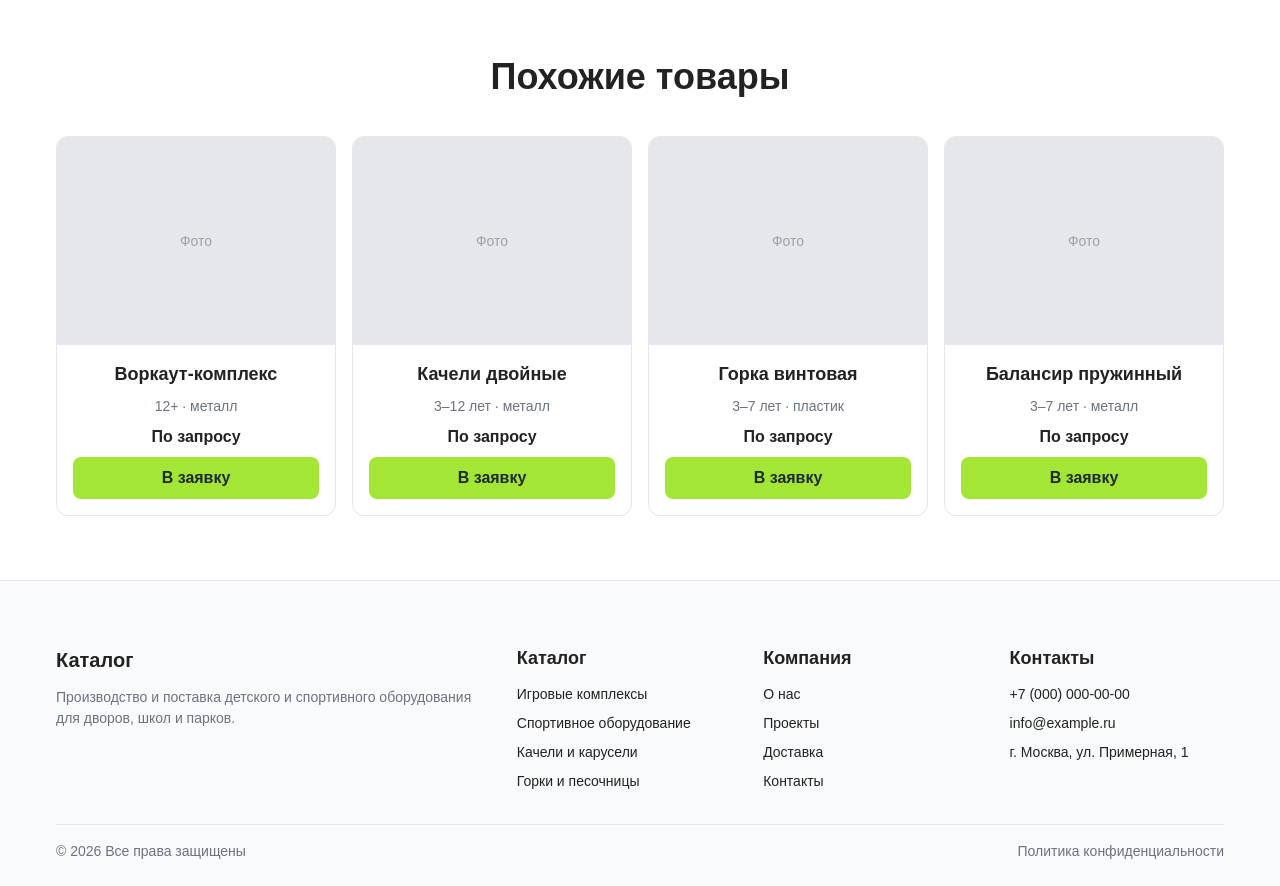
<file: product.html>
<!DOCTYPE html>
<html lang="ru">
<head>
  <meta charset="UTF-8">
  <meta name="viewport" content="width=device-width, initial-scale=1.0">
  <title>Комплекс «Кораблик» — детский игровой комплекс для детей 3–7 лет | Каталог</title>
  <meta name="description" content="Игровой комплекс «Кораблик» для детей 3–7 лет. Включает горку, лестницу, игровую палубу и декоративные элементы. Металл + пластик. Сертификат ГОСТ. Гарантия 12 месяцев.">
  <meta name="keywords" content="игровой комплекс Кораблик, детский игровой комплекс, оборудование для детского сада, игровое оборудование 3-7 лет">

  <meta property="og:type" content="product">
  <meta property="og:title" content="Комплекс «Кораблик» — детский игровой комплекс">
  <meta property="og:description" content="Игровой комплекс для детей 3–7 лет. Горка, лестница, игровая палуба. Металл + пластик. Сертификат ГОСТ.">
  <meta property="og:url" content="https://example.ru/product.html">
  <meta property="og:image" content="https://example.ru/images/product-korablik.jpg">
  <meta property="og:site_name" content="Каталог оборудования">
  <meta property="og:locale" content="ru_RU">

  <script type="application/ld+json">
  {
    "@context": "https://schema.org",
    "@type": "Product",
    "name": "Комплекс «Кораблик»",
    "sku": "КРБ-001",
    "description": "Игровой комплекс для детей 3–7 лет. Включает горку, лестницу, игровую палубу и декоративные элементы.",
    "image": "https://example.ru/images/product-korablik.jpg",
    "brand": {
      "@type": "Brand",
      "name": "Каталог оборудования"
    },
    "offers": {
      "@type": "Offer",
      "availability": "https://schema.org/InStock",
      "priceCurrency": "RUB",
      "price": "0",
      "url": "https://example.ru/product.html"
    }
  }
  </script>

  <script type="application/ld+json">
  {
    "@context": "https://schema.org",
    "@type": "BreadcrumbList",
    "itemListElement": [
      {
        "@type": "ListItem",
        "position": 1,
        "name": "Главная",
        "item": "https://example.ru/"
      },
      {
        "@type": "ListItem",
        "position": 2,
        "name": "Каталог",
        "item": "https://example.ru/catalog.html"
      },
      {
        "@type": "ListItem",
        "position": 3,
        "name": "Комплекс «Кораблик»",
        "item": "https://example.ru/product.html"
      }
    ]
  }
  </script>

  <link rel="icon" type="image/svg+xml" href="images/favicon.svg">
<link rel="stylesheet" href="css/style.css">
</head>
<body>

  <header class="header">
    <div class="container header__inner">

      <a href="index.html" class="header__logo">Каталог</a>

      <nav class="header__nav" id="nav">
        <ul class="nav-menu">
          <li><a href="catalog.html">Каталог</a></li>
          <li><a href="#">Решения</a></li>
          <li><a href="#">Проекты</a></li>
          <li><a href="#">О компании</a></li>
          <li><a href="contacts.html">Контакты</a></li>
        </ul>
      </nav>

      <div class="header__actions">
        <a href="tel:+70000000000" class="header__phone">+7 (000) 000-00-00</a>
        <a href="#" class="btn btn-primary">Оставить заявку</a>
        <button class="header__burger" id="burger" aria-label="Меню">
          <span></span>
          <span></span>
          <span></span>
        </button>
      </div>

    </div>
  </header>

  <main>

    <section class="product-hero">
      <div class="container">
        <nav class="breadcrumbs">
          <a href="index.html">Главная</a>
          <span>/</span>
          <a href="catalog.html">Каталог</a>
          <span>/</span>
          <span>Комплекс «Кораблик»</span>
        </nav>
      </div>
    </section>

    <section class="section">
      <div class="container">
        <div class="product-layout">

          <div class="product-gallery">
            <div class="product-gallery__main">
              <span class="product-gallery__placeholder">Фото</span>
            </div>
            <div class="product-gallery__thumbs">
              <div class="product-gallery__thumb is-active"><span>Фото</span></div>
              <div class="product-gallery__thumb"><span>Фото</span></div>
              <div class="product-gallery__thumb"><span>Фото</span></div>
              <div class="product-gallery__thumb"><span>Фото</span></div>
            </div>
          </div>

          <div class="product-info">
            <h1 class="product-info__title">Комплекс «Кораблик»</h1>
            <p class="product-info__sku">Артикул: КРБ-001</p>

            <p class="product-info__price">По запросу</p>

            <ul class="product-info__specs">
              <li><span>Возраст:</span> 3–7 лет</li>
              <li><span>Материал:</span> металл + пластик</li>
              <li><span>Габариты:</span> 3000×2000×2500 мм</li>
              <li><span>Вес:</span> 120 кг</li>
              <li><span>Назначение:</span> двор, детский сад</li>
            </ul>

            <div class="product-info__actions">
              <button class="btn btn-primary btn-block">Оставить заявку</button>
              <button class="btn btn-secondary-dark btn-block">Добавить в заявку</button>
              <button class="btn btn-ghost btn-block">Скачать PDF</button>
            </div>
          </div>

        </div>

        <div class="product-tabs">
          <h2 class="product-tabs__title">Описание</h2>
          <p>Игровой комплекс «Кораблик» предназначен для детей 3–7 лет. Включает в себя горку, лестницу, игровую палубу и декоративные элементы. Изготовлен из высококачественных материалов, устойчивых к погодным условиям.</p>

          <h2 class="product-tabs__title">Комплектация</h2>
          <ul class="product-tabs__list">
            <li>Горка прямая</li>
            <li>Лестница с перилами</li>
            <li>Игровая палуба</li>
            <li>Декоративные элементы</li>
          </ul>

          <h2 class="product-tabs__title">Характеристики</h2>
          <table class="product-table">
            <tr><td>Возрастная группа</td><td>3–7 лет</td></tr>
            <tr><td>Материал</td><td>металл + пластик</td></tr>
            <tr><td>Габариты</td><td>3000×2000×2500 мм</td></tr>
            <tr><td>Вес</td><td>120 кг</td></tr>
            <tr><td>Назначение</td><td>двор, детский сад</td></tr>
            <tr><td>Гарантия</td><td>12 месяцев</td></tr>
          </table>

          <h2 class="product-tabs__title">Сертификаты</h2>
          <p>Продукция сертифицирована по ГОСТ. Сертификаты предоставляются по запросу.</p>
        </div>

        <div class="section-more">
          <h2 class="section-title">Похожие товары</h2>
          <div class="grid-products">

            <article class="card-product">
              <a href="#" class="card-product__image">
                <span class="card-product__placeholder">Фото</span>
              </a>
              <div class="card-product__body">
                <h3 class="card-product__title">Воркаут-комплекс</h3>
                <p class="card-product__meta">12+ · металл</p>
                <p class="card-product__price">По запросу</p>
                <button class="btn btn-primary btn-block">В заявку</button>
              </div>
            </article>

            <article class="card-product">
              <a href="#" class="card-product__image">
                <span class="card-product__placeholder">Фото</span>
              </a>
              <div class="card-product__body">
                <h3 class="card-product__title">Качели двойные</h3>
                <p class="card-product__meta">3–12 лет · металл</p>
                <p class="card-product__price">По запросу</p>
                <button class="btn btn-primary btn-block">В заявку</button>
              </div>
            </article>

            <article class="card-product">
              <a href="#" class="card-product__image">
                <span class="card-product__placeholder">Фото</span>
              </a>
              <div class="card-product__body">
                <h3 class="card-product__title">Горка винтовая</h3>
                <p class="card-product__meta">3–7 лет · пластик</p>
                <p class="card-product__price">По запросу</p>
                <button class="btn btn-primary btn-block">В заявку</button>
              </div>
            </article>

            <article class="card-product">
              <a href="#" class="card-product__image">
                <span class="card-product__placeholder">Фото</span>
              </a>
              <div class="card-product__body">
                <h3 class="card-product__title">Балансир пружинный</h3>
                <p class="card-product__meta">3–7 лет · металл</p>
                <p class="card-product__price">По запросу</p>
                <button class="btn btn-primary btn-block">В заявку</button>
              </div>
            </article>

          </div>
        </div>

      </div>
    </section>

  </main>

  <footer class="footer">
    <div class="container">
      <div class="footer__grid">

        <div class="footer__col">
          <div class="footer__logo">Каталог</div>
          <p class="footer__text">Производство и поставка детского и спортивного оборудования для дворов, школ и парков.</p>
        </div>

        <div class="footer__col">
          <h3 class="footer__title">Каталог</h3>
          <ul class="footer__list">
            <li><a href="catalog.html">Игровые комплексы</a></li>
            <li><a href="catalog.html">Спортивное оборудование</a></li>
            <li><a href="catalog.html">Качели и карусели</a></li>
            <li><a href="catalog.html">Горки и песочницы</a></li>
          </ul>
        </div>

        <div class="footer__col">
          <h3 class="footer__title">Компания</h3>
          <ul class="footer__list">
            <li><a href="#">О нас</a></li>
            <li><a href="#">Проекты</a></li>
            <li><a href="contacts.html">Доставка</a></li>
            <li><a href="contacts.html">Контакты</a></li>
          </ul>
        </div>

        <div class="footer__col">
          <h3 class="footer__title">Контакты</h3>
          <ul class="footer__list">
            <li><a href="tel:+70000000000">+7 (000) 000-00-00</a></li>
            <li><a href="mailto:info@example.ru">info@example.ru</a></li>
            <li>г. Москва, ул. Примерная, 1</li>
          </ul>
        </div>

      </div>

      <div class="footer__bottom">
        <p>© 2026 Все права защищены</p>
        <a href="#">Политика конфиденциальности</a>
      </div>
    </div>
  </footer>

  <script src="js/app.js"></script>
</body>
</html>
</file>
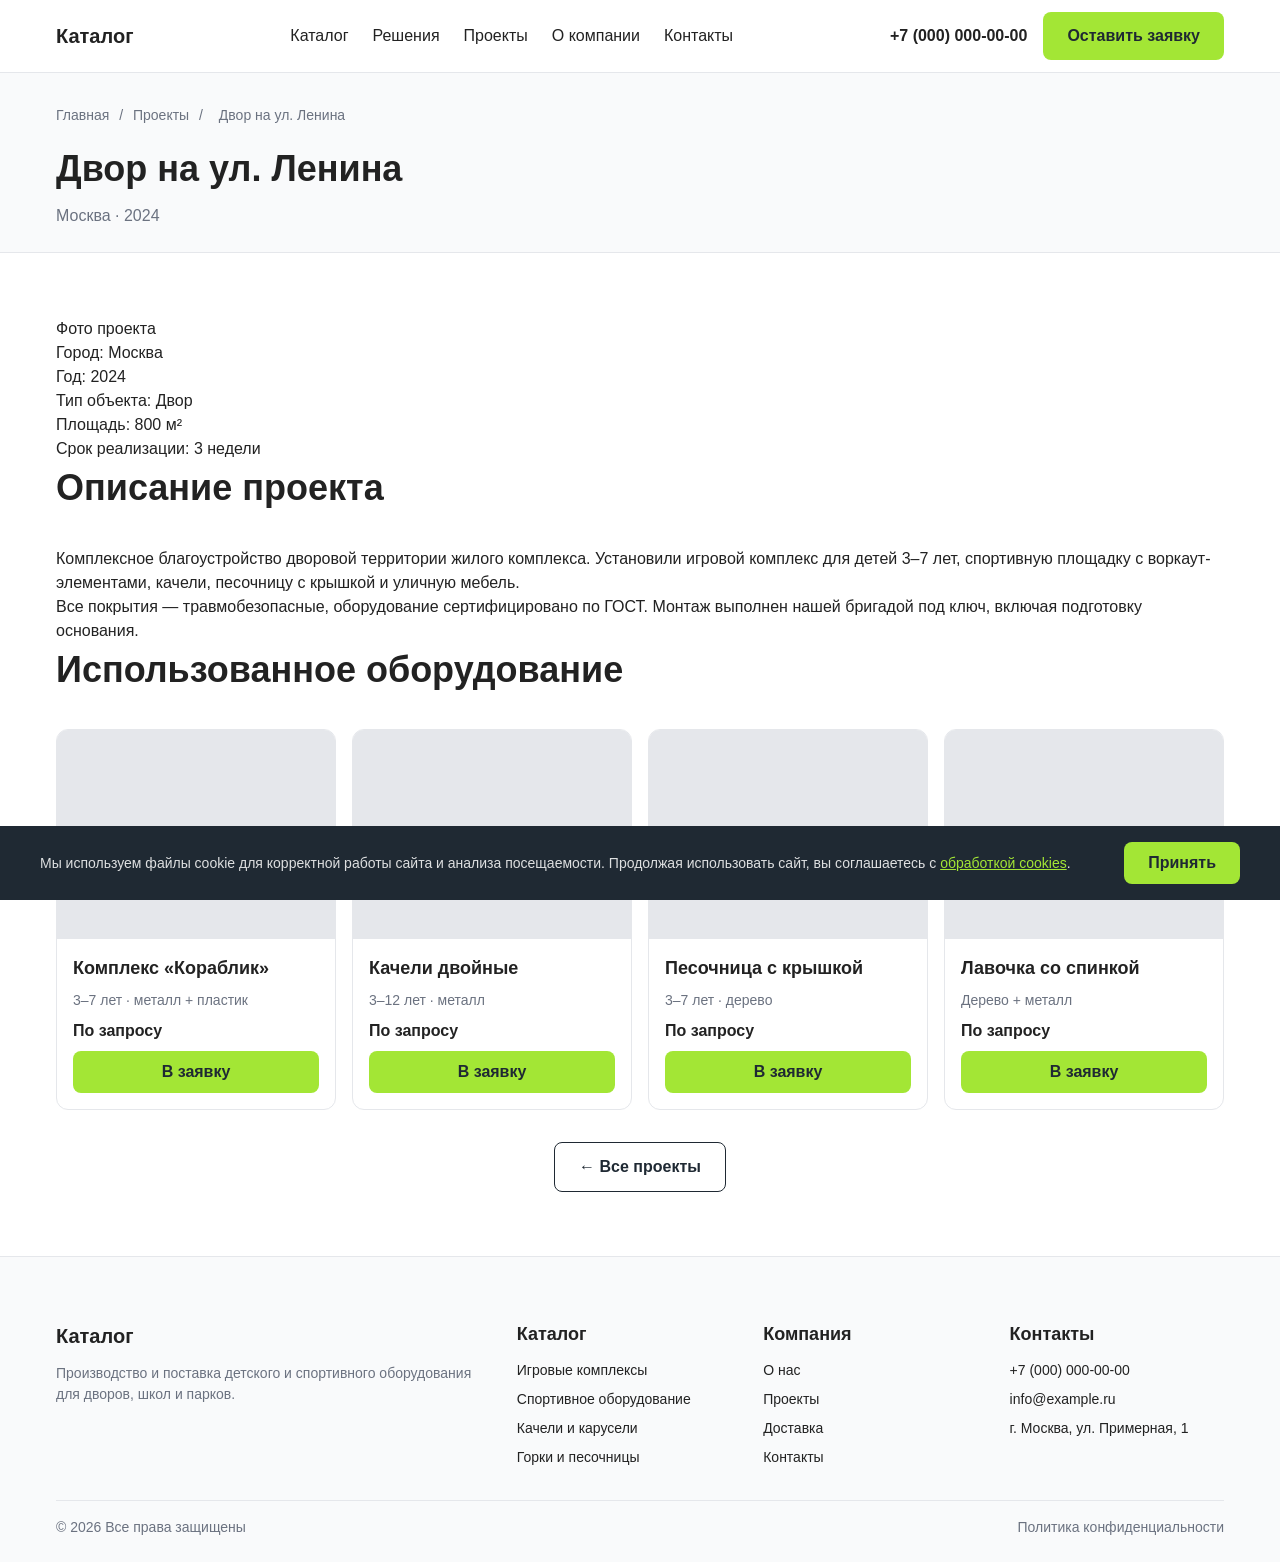
<file: project.html>
<!DOCTYPE html>
<html lang="ru">
<head>
  <meta charset="UTF-8">
  <meta name="viewport" content="width=device-width, initial-scale=1.0">
  <title>Двор на ул. Ленина — реализованный проект в Москве (2024) | Каталог</title>
  <meta name="description" content="Комплексное благоустройство дворовой территории в Москве. Игровой комплекс, спортивная площадка, качели, песочница, уличная мебель. Площадь 800 м², реализовано за 3 недели.">
  <meta name="keywords" content="благоустройство двора, детская площадка Москва, реализованный проект, игровой комплекс, спортивная площадка">

  <meta property="og:type" content="article">
  <meta property="og:title" content="Двор на ул. Ленина — реализованный проект в Москве">
  <meta property="og:description" content="Комплексное благоустройство дворовой территории в Москве. Площадь 800 м², реализовано за 3 недели.">
  <meta property="og:url" content="https://example.ru/project.html">
  <meta property="og:image" content="https://example.ru/images/project-lenina.jpg">
  <meta property="og:site_name" content="Каталог оборудования">
  <meta property="og:locale" content="ru_RU">

  <script type="application/ld+json">
  {
    "@context": "https://schema.org",
    "@type": "BreadcrumbList",
    "itemListElement": [
      {
        "@type": "ListItem",
        "position": 1,
        "name": "Главная",
        "item": "https://example.ru/"
      },
      {
        "@type": "ListItem",
        "position": 2,
        "name": "Проекты",
        "item": "https://example.ru/projects.html"
      },
      {
        "@type": "ListItem",
        "position": 3,
        "name": "Двор на ул. Ленина",
        "item": "https://example.ru/project.html"
      }
    ]
  }
  </script>

  <link rel="icon" type="image/svg+xml" href="images/favicon.svg">
<link rel="stylesheet" href="css/style.css">
</head>
<body>

  <header class="header">
    <div class="container header__inner">

      <a href="index.html" class="header__logo">Каталог</a>

      <nav class="header__nav" id="nav">
        <ul class="nav-menu">
          <li><a href="catalog.html">Каталог</a></li>
          <li><a href="solutions.html">Решения</a></li>
          <li><a href="projects.html">Проекты</a></li>
          <li><a href="about.html">О компании</a></li>
          <li><a href="contacts.html">Контакты</a></li>
        </ul>
      </nav>

      <div class="header__actions">
        <a href="tel:+70000000000" class="header__phone">+7 (000) 000-00-00</a>
        <a href="request.html" class="btn btn-primary">Оставить заявку</a>
        <button class="header__burger" id="burger" aria-label="Меню">
          <span></span>
          <span></span>
          <span></span>
        </button>
      </div>

    </div>
  </header>

  <main>

    <section class="catalog-hero">
      <div class="container">
        <nav class="breadcrumbs">
          <a href="index.html">Главная</a>
          <span>/</span>
          <a href="projects.html">Проекты</a>
          <span>/</span>
          <span>Двор на ул. Ленина</span>
        </nav>
        <h1 class="catalog-hero__title">Двор на ул. Ленина</h1>
        <p class="catalog-hero__subtitle">Москва · 2024</p>
      </div>
    </section>

    <section class="section">
      <div class="container">

        <div class="project-hero-image">
          <span>Фото проекта</span>
        </div>

        <div class="project-info">
          <div class="project-info__row">
            <span class="project-info__label">Город:</span>
            <span class="project-info__value">Москва</span>
          </div>
          <div class="project-info__row">
            <span class="project-info__label">Год:</span>
            <span class="project-info__value">2024</span>
          </div>
          <div class="project-info__row">
            <span class="project-info__label">Тип объекта:</span>
            <span class="project-info__value">Двор</span>
          </div>
          <div class="project-info__row">
            <span class="project-info__label">Площадь:</span>
            <span class="project-info__value">800 м²</span>
          </div>
          <div class="project-info__row">
            <span class="project-info__label">Срок реализации:</span>
            <span class="project-info__value">3 недели</span>
          </div>
        </div>

        <div class="project-description">
          <h2 class="section-title">Описание проекта</h2>
          <p>Комплексное благоустройство дворовой территории жилого комплекса. Установили игровой комплекс для детей 3–7 лет, спортивную площадку с воркаут-элементами, качели, песочницу с крышкой и уличную мебель.</p>
          <p>Все покрытия — травмобезопасные, оборудование сертифицировано по ГОСТ. Монтаж выполнен нашей бригадой под ключ, включая подготовку основания.</p>
        </div>

        <div class="project-equipment">
          <h2 class="section-title">Использованное оборудование</h2>
          <div class="grid-products">

            <article class="card-product">
              <a href="product.html" class="card-product__image">
                <span class="card-product__placeholder">Фото</span>
              </a>
              <div class="card-product__body">
                <h3 class="card-product__title">Комплекс «Кораблик»</h3>
                <p class="card-product__meta">3–7 лет · металл + пластик</p>
                <p class="card-product__price">По запросу</p>
                <button class="btn btn-primary btn-block">В заявку</button>
              </div>
            </article>

            <article class="card-product">
              <a href="product.html" class="card-product__image">
                <span class="card-product__placeholder">Фото</span>
              </a>
              <div class="card-product__body">
                <h3 class="card-product__title">Качели двойные</h3>
                <p class="card-product__meta">3–12 лет · металл</p>
                <p class="card-product__price">По запросу</p>
                <button class="btn btn-primary btn-block">В заявку</button>
              </div>
            </article>

            <article class="card-product">
              <a href="product.html" class="card-product__image">
                <span class="card-product__placeholder">Фото</span>
              </a>
              <div class="card-product__body">
                <h3 class="card-product__title">Песочница с крышкой</h3>
                <p class="card-product__meta">3–7 лет · дерево</p>
                <p class="card-product__price">По запросу</p>
                <button class="btn btn-primary btn-block">В заявку</button>
              </div>
            </article>

            <article class="card-product">
              <a href="product.html" class="card-product__image">
                <span class="card-product__placeholder">Фото</span>
              </a>
              <div class="card-product__body">
                <h3 class="card-product__title">Лавочка со спинкой</h3>
                <p class="card-product__meta">Дерево + металл</p>
                <p class="card-product__price">По запросу</p>
                <button class="btn btn-primary btn-block">В заявку</button>
              </div>
            </article>

          </div>
        </div>

        <div class="section-more">
          <a href="projects.html" class="btn btn-secondary-dark">← Все проекты</a>
        </div>

      </div>
    </section>

  </main>

  <footer class="footer">
    <div class="container">
      <div class="footer__grid">

        <div class="footer__col">
          <div class="footer__logo">Каталог</div>
          <p class="footer__text">Производство и поставка детского и спортивного оборудования для дворов, школ и парков.</p>
        </div>

        <div class="footer__col">
          <h3 class="footer__title">Каталог</h3>
          <ul class="footer__list">
            <li><a href="catalog.html">Игровые комплексы</a></li>
            <li><a href="catalog.html">Спортивное оборудование</a></li>
            <li><a href="catalog.html">Качели и карусели</a></li>
            <li><a href="catalog.html">Горки и песочницы</a></li>
          </ul>
        </div>

        <div class="footer__col">
          <h3 class="footer__title">Компания</h3>
          <ul class="footer__list">
            <li><a href="about.html">О нас</a></li>
            <li><a href="projects.html">Проекты</a></li>
            <li><a href="contacts.html">Доставка</a></li>
            <li><a href="contacts.html">Контакты</a></li>
          </ul>
        </div>

        <div class="footer__col">
          <h3 class="footer__title">Контакты</h3>
          <ul class="footer__list">
            <li><a href="tel:+70000000000">+7 (000) 000-00-00</a></li>
            <li><a href="mailto:info@example.ru">info@example.ru</a></li>
            <li>г. Москва, ул. Примерная, 1</li>
          </ul>
        </div>

      </div>

      <div class="footer__bottom">
        <p>© 2026 Все права защищены</p>
        <a href="privacy.html">Политика конфиденциальности</a>
      </div>
    </div>
  </footer>

  <script src="js/app.js"></script>
</body>
</html>
</file>
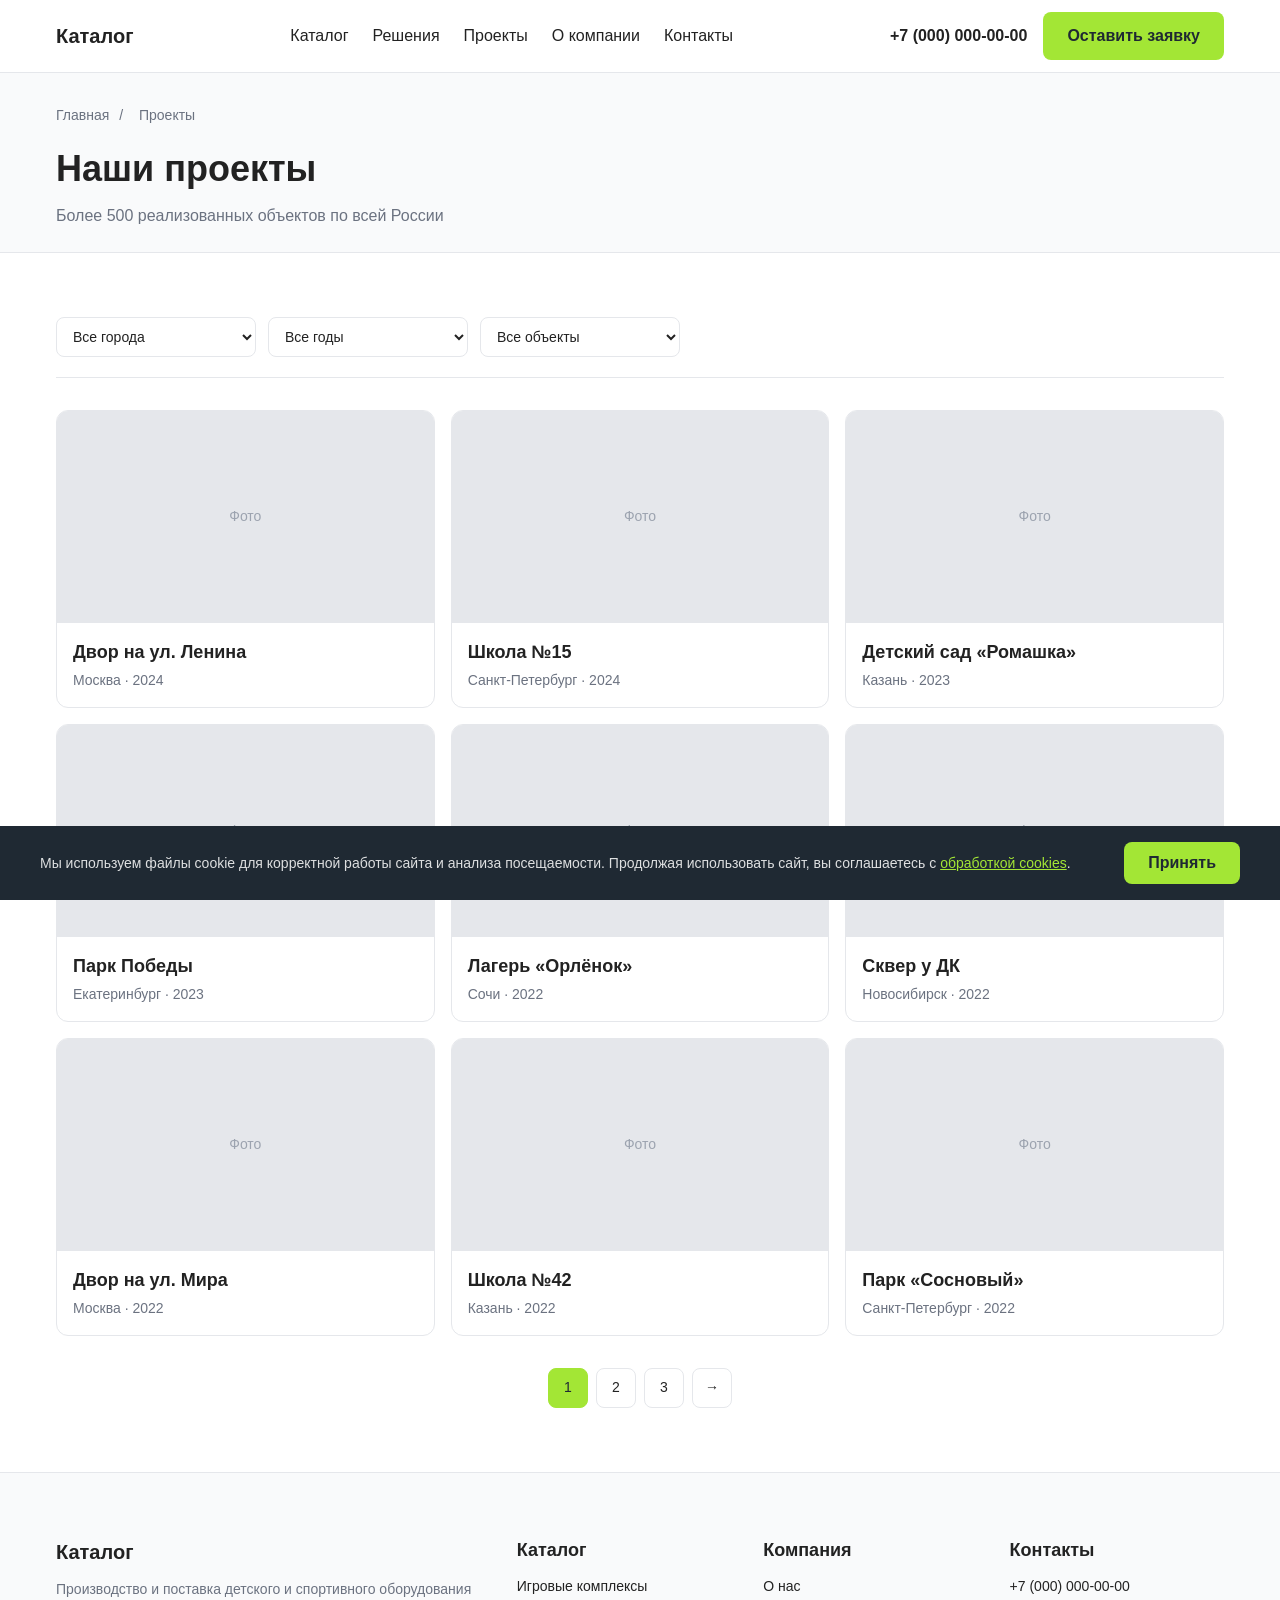
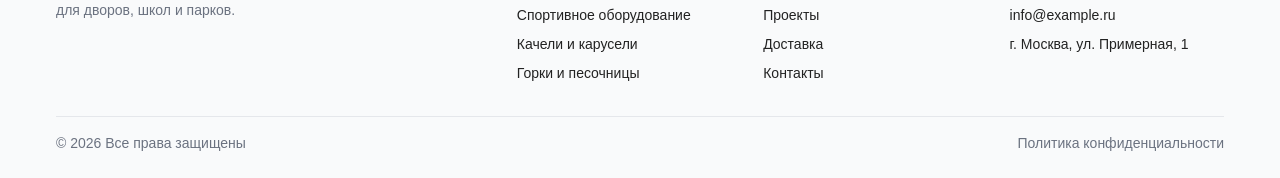
<file: projects.html>
<!DOCTYPE html>
<html lang="ru">
<head>
  <meta charset="UTF-8">
  <meta name="viewport" content="width=device-width, initial-scale=1.0">
  <title>Наши проекты — реализованные детские и спортивные площадки | Каталог</title>
  <meta name="description" content="Более 500 реализованных проектов по всей России: детские сады, школы, дворы, парки, лагеря. Фото объектов, использованное оборудование, города и годы.">
  <meta name="keywords" content="реализованные проекты, детские площадки, спортивные площадки, благоустройство дворов, проекты школ">

  <meta property="og:type" content="website">
  <meta property="og:title" content="Наши проекты — реализованные детские и спортивные площадки">
  <meta property="og:description" content="Более 500 реализованных проектов по всей России: детские сады, школы, дворы, парки, лагеря.">
  <meta property="og:url" content="https://example.ru/projects.html">
  <meta property="og:image" content="https://example.ru/images/og-projects.jpg">
  <meta property="og:site_name" content="Каталог оборудования">
  <meta property="og:locale" content="ru_RU">

  <script type="application/ld+json">
  {
    "@context": "https://schema.org",
    "@type": "BreadcrumbList",
    "itemListElement": [
      {
        "@type": "ListItem",
        "position": 1,
        "name": "Главная",
        "item": "https://example.ru/"
      },
      {
        "@type": "ListItem",
        "position": 2,
        "name": "Проекты",
        "item": "https://example.ru/projects.html"
      }
    ]
  }
  </script>

  <link rel="icon" type="image/svg+xml" href="images/favicon.svg">
<link rel="stylesheet" href="css/style.css">
</head>
<body>

  <header class="header">
    <div class="container header__inner">

      <a href="index.html" class="header__logo">Каталог</a>

      <nav class="header__nav" id="nav">
        <ul class="nav-menu">
          <li><a href="catalog.html">Каталог</a></li>
          <li><a href="#">Решения</a></li>
          <li><a href="projects.html">Проекты</a></li>
          <li><a href="about.html">О компании</a></li>
          <li><a href="contacts.html">Контакты</a></li>
        </ul>
      </nav>

      <div class="header__actions">
        <a href="tel:+70000000000" class="header__phone">+7 (000) 000-00-00</a>
        <a href="#" class="btn btn-primary">Оставить заявку</a>
        <button class="header__burger" id="burger" aria-label="Меню">
          <span></span>
          <span></span>
          <span></span>
        </button>
      </div>

    </div>
  </header>

  <main>

    <section class="catalog-hero">
      <div class="container">
        <nav class="breadcrumbs">
          <a href="index.html">Главная</a>
          <span>/</span>
          <span>Проекты</span>
        </nav>
        <h1 class="catalog-hero__title">Наши проекты</h1>
        <p class="catalog-hero__subtitle">Более 500 реализованных объектов по всей России</p>
      </div>
    </section>

    <section class="section">
      <div class="container">

        <div class="projects-filters">
          <select class="catalog-toolbar__sort">
            <option>Все города</option>
            <option>Москва</option>
            <option>Санкт-Петербург</option>
            <option>Казань</option>
            <option>Екатеринбург</option>
            <option>Новосибирск</option>
          </select>

          <select class="catalog-toolbar__sort">
            <option>Все годы</option>
            <option>2024</option>
            <option>2023</option>
            <option>2022</option>
          </select>

          <select class="catalog-toolbar__sort">
            <option>Все объекты</option>
            <option>Двор</option>
            <option>Школа</option>
            <option>Детский сад</option>
            <option>Парк</option>
            <option>Лагерь</option>
          </select>
        </div>

        <div class="grid-projects">

          <article class="card-project">
            <a href="project.html" class="card-project__image">
              <span class="card-project__placeholder">Фото</span>
            </a>
            <div class="card-project__body">
              <h3 class="card-project__title">Двор на ул. Ленина</h3>
              <p class="card-project__meta">Москва · 2024</p>
            </div>
          </article>

          <article class="card-project">
            <a href="project.html" class="card-project__image">
              <span class="card-project__placeholder">Фото</span>
            </a>
            <div class="card-project__body">
              <h3 class="card-project__title">Школа №15</h3>
              <p class="card-project__meta">Санкт-Петербург · 2024</p>
            </div>
          </article>

          <article class="card-project">
            <a href="project.html" class="card-project__image">
              <span class="card-project__placeholder">Фото</span>
            </a>
            <div class="card-project__body">
              <h3 class="card-project__title">Детский сад «Ромашка»</h3>
              <p class="card-project__meta">Казань · 2023</p>
            </div>
          </article>

          <article class="card-project">
            <a href="project.html" class="card-project__image">
              <span class="card-project__placeholder">Фото</span>
            </a>
            <div class="card-project__body">
              <h3 class="card-project__title">Парк Победы</h3>
              <p class="card-project__meta">Екатеринбург · 2023</p>
            </div>
          </article>

          <article class="card-project">
            <a href="project.html" class="card-project__image">
              <span class="card-project__placeholder">Фото</span>
            </a>
            <div class="card-project__body">
              <h3 class="card-project__title">Лагерь «Орлёнок»</h3>
              <p class="card-project__meta">Сочи · 2022</p>
            </div>
          </article>

          <article class="card-project">
            <a href="project.html" class="card-project__image">
              <span class="card-project__placeholder">Фото</span>
            </a>
            <div class="card-project__body">
              <h3 class="card-project__title">Сквер у ДК</h3>
              <p class="card-project__meta">Новосибирск · 2022</p>
            </div>
          </article>

          <article class="card-project">
            <a href="project.html" class="card-project__image">
              <span class="card-project__placeholder">Фото</span>
            </a>
            <div class="card-project__body">
              <h3 class="card-project__title">Двор на ул. Мира</h3>
              <p class="card-project__meta">Москва · 2022</p>
            </div>
          </article>

          <article class="card-project">
            <a href="project.html" class="card-project__image">
              <span class="card-project__placeholder">Фото</span>
            </a>
            <div class="card-project__body">
              <h3 class="card-project__title">Школа №42</h3>
              <p class="card-project__meta">Казань · 2022</p>
            </div>
          </article>

          <article class="card-project">
            <a href="project.html" class="card-project__image">
              <span class="card-project__placeholder">Фото</span>
            </a>
            <div class="card-project__body">
              <h3 class="card-project__title">Парк «Сосновый»</h3>
              <p class="card-project__meta">Санкт-Петербург · 2022</p>
            </div>
          </article>

        </div>

        <div class="pagination">
          <a href="#" class="pagination__item is-active">1</a>
          <a href="#" class="pagination__item">2</a>
          <a href="#" class="pagination__item">3</a>
          <a href="#" class="pagination__item">→</a>
        </div>

      </div>
    </section>

  </main>

  <footer class="footer">
    <div class="container">
      <div class="footer__grid">

        <div class="footer__col">
          <div class="footer__logo">Каталог</div>
          <p class="footer__text">Производство и поставка детского и спортивного оборудования для дворов, школ и парков.</p>
        </div>

        <div class="footer__col">
          <h3 class="footer__title">Каталог</h3>
          <ul class="footer__list">
            <li><a href="catalog.html">Игровые комплексы</a></li>
            <li><a href="catalog.html">Спортивное оборудование</a></li>
            <li><a href="catalog.html">Качели и карусели</a></li>
            <li><a href="catalog.html">Горки и песочницы</a></li>
          </ul>
        </div>

        <div class="footer__col">
          <h3 class="footer__title">Компания</h3>
          <ul class="footer__list">
            <li><a href="about.html">О нас</a></li>
            <li><a href="projects.html">Проекты</a></li>
            <li><a href="contacts.html">Доставка</a></li>
            <li><a href="contacts.html">Контакты</a></li>
          </ul>
        </div>

        <div class="footer__col">
          <h3 class="footer__title">Контакты</h3>
          <ul class="footer__list">
            <li><a href="tel:+70000000000">+7 (000) 000-00-00</a></li>
            <li><a href="mailto:info@example.ru">info@example.ru</a></li>
            <li>г. Москва, ул. Примерная, 1</li>
          </ul>
        </div>

      </div>

      <div class="footer__bottom">
        <p>© 2026 Все права защищены</p>
        <a href="#">Политика конфиденциальности</a>
      </div>
    </div>
  </footer>

  <script src="js/app.js"></script>
</body>
</html>
</file>
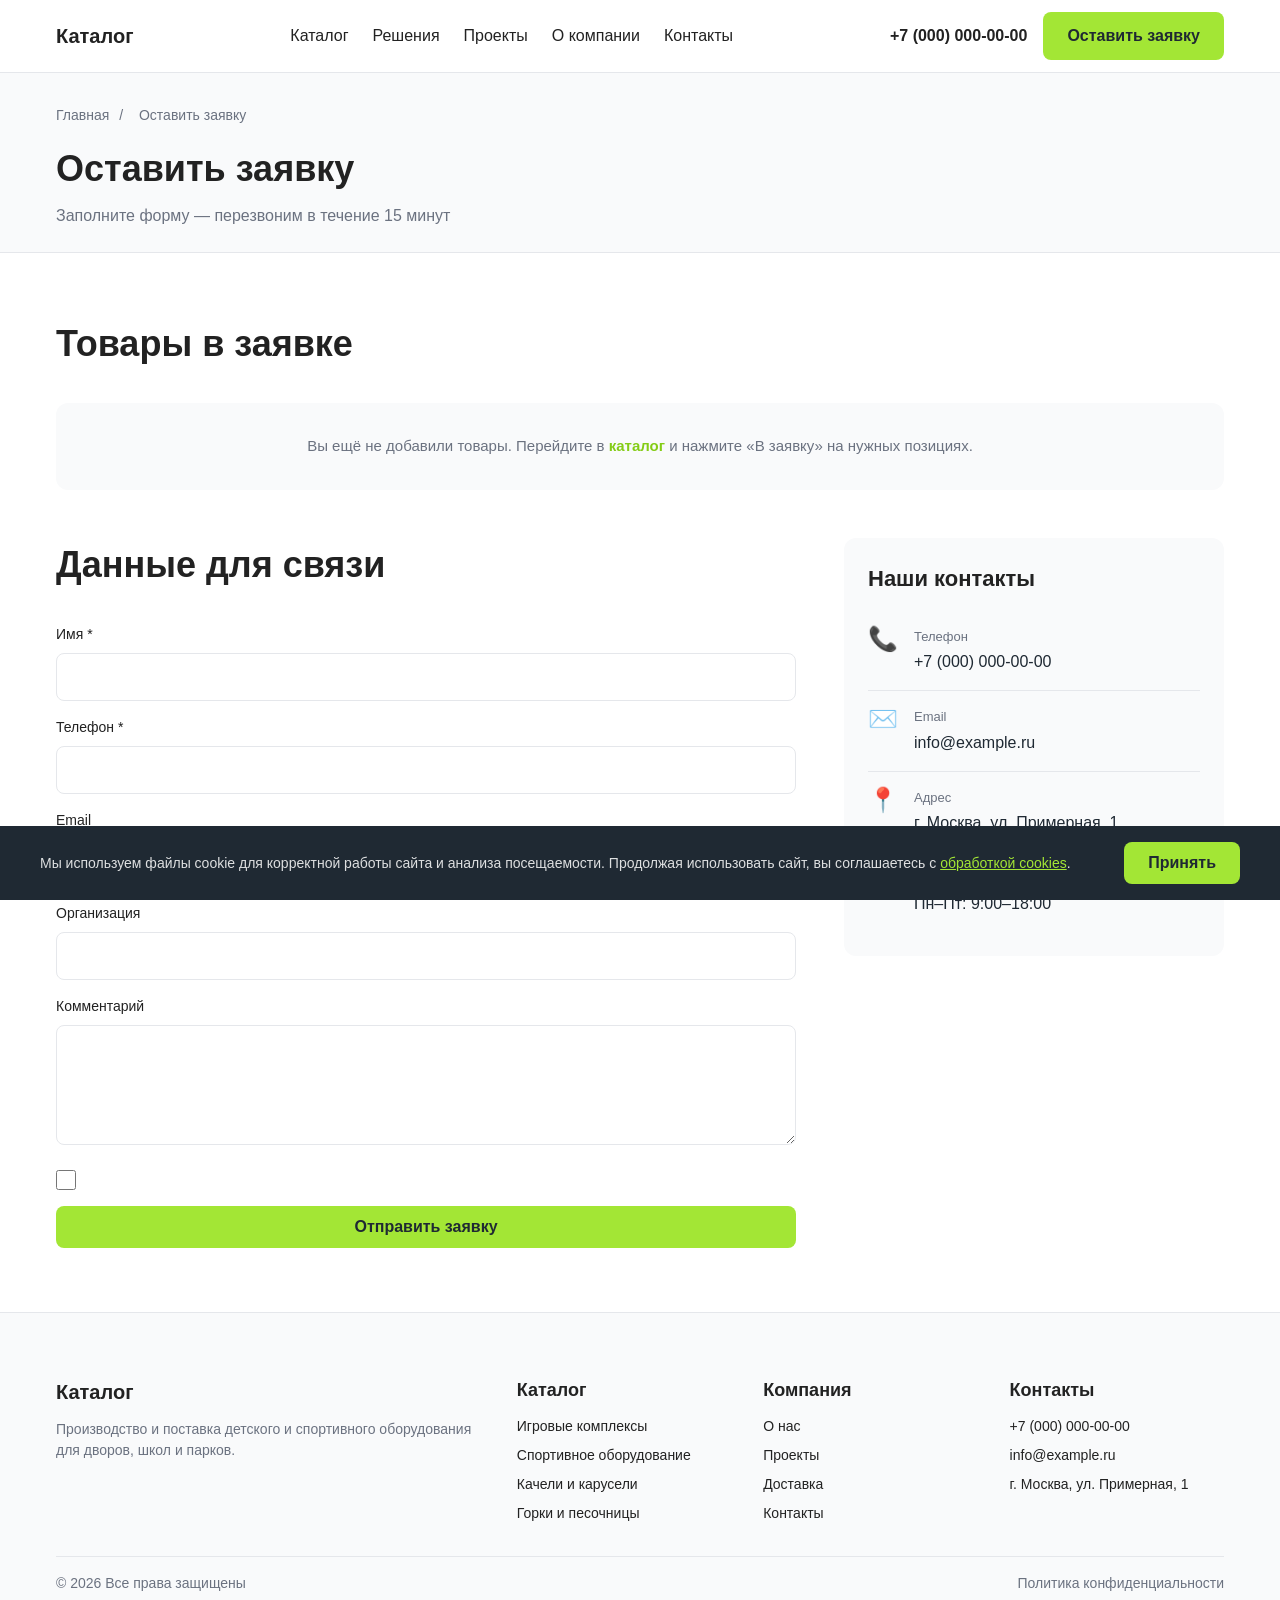
<file: request.html>
<!DOCTYPE html>
<html lang="ru">
<head>
  <meta charset="UTF-8">
  <meta name="viewport" content="width=device-width, initial-scale=1.0">
  <title>Оставить заявку — подбор оборудования и расчёт стоимости | Каталог</title>
  <meta name="description" content="Оставьте заявку на подбор детского и спортивного оборудования. Перезвоним в течение 15 минут, поможем с выбором и рассчитаем стоимость под ваш объект.">
  <meta name="keywords" content="оставить заявку, подбор оборудования, расчёт стоимости, детская площадка, спортивное оборудование">

  <meta property="og:type" content="website">
  <meta property="og:title" content="Оставить заявку — Каталог оборудования">
  <meta property="og:description" content="Подберём оборудование под ваш объект и бюджет. Перезвоним в течение 15 минут.">
  <meta property="og:url" content="https://example.ru/request.html">
  <meta property="og:image" content="https://example.ru/images/og-request.jpg">
  <meta property="og:site_name" content="Каталог оборудования">
  <meta property="og:locale" content="ru_RU">

  <script type="application/ld+json">
  {
    "@context": "https://schema.org",
    "@type": "BreadcrumbList",
    "itemListElement": [
      {
        "@type": "ListItem",
        "position": 1,
        "name": "Главная",
        "item": "https://example.ru/"
      },
      {
        "@type": "ListItem",
        "position": 2,
        "name": "Оставить заявку",
        "item": "https://example.ru/request.html"
      }
    ]
  }
  </script>

  <link rel="icon" type="image/svg+xml" href="images/favicon.svg">
<link rel="stylesheet" href="css/style.css">
</head>
<body>

  <header class="header">
    <div class="container header__inner">

      <a href="index.html" class="header__logo">Каталог</a>

      <nav class="header__nav" id="nav">
        <ul class="nav-menu">
          <li><a href="catalog.html">Каталог</a></li>
          <li><a href="solutions.html">Решения</a></li>
          <li><a href="projects.html">Проекты</a></li>
          <li><a href="about.html">О компании</a></li>
          <li><a href="contacts.html">Контакты</a></li>
        </ul>
      </nav>

      <div class="header__actions">
        <a href="tel:+70000000000" class="header__phone">+7 (000) 000-00-00</a>
        <a href="request.html" class="btn btn-primary">Оставить заявку</a>
        <button class="header__burger" id="burger" aria-label="Меню">
          <span></span>
          <span></span>
          <span></span>
        </button>
      </div>

    </div>
  </header>

  <main>

    <section class="catalog-hero">
      <div class="container">
        <nav class="breadcrumbs">
          <a href="index.html">Главная</a>
          <span>/</span>
          <span>Оставить заявку</span>
        </nav>
        <h1 class="catalog-hero__title">Оставить заявку</h1>
        <p class="catalog-hero__subtitle">Заполните форму — перезвоним в течение 15 минут</p>
      </div>
    </section>

    <section class="section">
      <div class="container">

        <div class="request-list" id="requestListWrap">
          <h2 class="section-title">Товары в заявке</h2>
          <div id="requestList"></div>
        </div>

        <div class="request-layout">

          <div class="request-form-wrap">
            <h2 class="section-title">Данные для связи</h2>
            <form action="#" method="post" id="requestForm">
              <div class="field">
                <label class="field-label" for="name">Имя *</label>
                <input class="field-input" type="text" id="name" name="name" required>
              </div>
              <div class="field">
                <label class="field-label" for="phone">Телефон *</label>
                <input class="field-input" type="tel" id="phone" name="phone" required>
              </div>
              <div class="field">
                <label class="field-label" for="email">Email</label>
                <input class="field-input" type="email" id="email" name="email">
              </div>
              <div class="field">
                <label class="field-label" for="organization">Организация</label>
                <input class="field-input" type="text" id="organization" name="organization">
              </div>
              <div class="field">
                <label class="field-label" for="comment">Комментарий</label>
                <textarea class="field-textarea" id="comment" name="comment"></textarea>
              </div>
              <div class="field field-checkbox">
                <input type="checkbox" id="consent" name="consent" required>
                <label for="consent">Согласен на обработку персональных данных</label>
              </div>
              <button type="submit" class="btn btn-primary btn-block">Отправить заявку</button>
            </form>
          </div>

          <aside class="request-info">
            <h2 class="section-title">Наши контакты</h2>

            <div class="contact-item">
              <div class="contact-item__icon">📞</div>
              <div class="contact-item__body">
                <div class="contact-item__label">Телефон</div>
                <a href="tel:+70000000000" class="contact-item__value">+7 (000) 000-00-00</a>
              </div>
            </div>

            <div class="contact-item">
              <div class="contact-item__icon">✉️</div>
              <div class="contact-item__body">
                <div class="contact-item__label">Email</div>
                <a href="mailto:info@example.ru" class="contact-item__value">info@example.ru</a>
              </div>
            </div>

            <div class="contact-item">
              <div class="contact-item__icon">📍</div>
              <div class="contact-item__body">
                <div class="contact-item__label">Адрес</div>
                <div class="contact-item__value">г. Москва, ул. Примерная, 1</div>
              </div>
            </div>

            <div class="contact-item">
              <div class="contact-item__icon">🕒</div>
              <div class="contact-item__body">
                <div class="contact-item__label">Режим работы</div>
                <div class="contact-item__value">Пн–Пт: 9:00–18:00</div>
              </div>
            </div>
          </aside>

        </div>

      </div>
    </section>

  </main>

  <footer class="footer">
    <div class="container">
      <div class="footer__grid">

        <div class="footer__col">
          <div class="footer__logo">Каталог</div>
          <p class="footer__text">Производство и поставка детского и спортивного оборудования для дворов, школ и парков.</p>
        </div>

        <div class="footer__col">
          <h3 class="footer__title">Каталог</h3>
          <ul class="footer__list">
            <li><a href="catalog.html">Игровые комплексы</a></li>
            <li><a href="catalog.html">Спортивное оборудование</a></li>
            <li><a href="catalog.html">Качели и карусели</a></li>
            <li><a href="catalog.html">Горки и песочницы</a></li>
          </ul>
        </div>

        <div class="footer__col">
          <h3 class="footer__title">Компания</h3>
          <ul class="footer__list">
            <li><a href="about.html">О нас</a></li>
            <li><a href="projects.html">Проекты</a></li>
            <li><a href="contacts.html">Доставка</a></li>
            <li><a href="contacts.html">Контакты</a></li>
          </ul>
        </div>

        <div class="footer__col">
          <h3 class="footer__title">Контакты</h3>
          <ul class="footer__list">
            <li><a href="tel:+70000000000">+7 (000) 000-00-00</a></li>
            <li><a href="mailto:info@example.ru">info@example.ru</a></li>
            <li>г. Москва, ул. Примерная, 1</li>
          </ul>
        </div>

      </div>

      <div class="footer__bottom">
        <p>© 2026 Все права защищены</p>
        <a href="privacy.html">Политика конфиденциальности</a>
      </div>
    </div>
  </footer>

  <script src="js/app.js"></script>
</body>
</html>
</file>
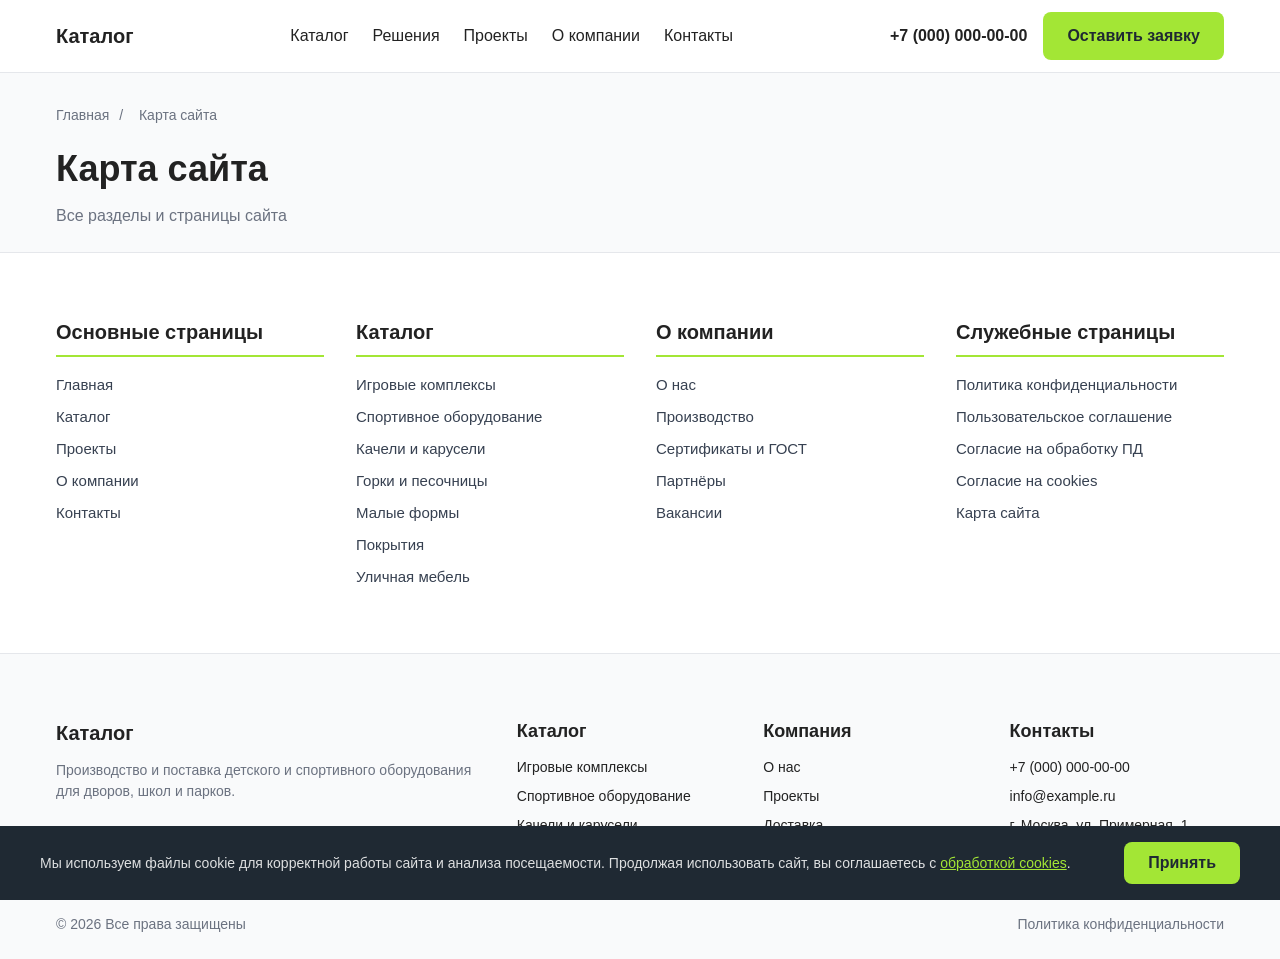
<file: sitemap.html>
<!DOCTYPE html>
<html lang="ru">
<head>
  <meta charset="UTF-8">
  <meta name="viewport" content="width=device-width, initial-scale=1.0">
  <title>Карта сайта — все разделы и страницы | Каталог оборудования</title>
  <meta name="description" content="Карта сайта: основные страницы, каталог, раздел о компании, служебные страницы. Удобная навигация по всем разделам.">
  <meta name="keywords" content="карта сайта, все страницы, навигация">

  <meta property="og:type" content="website">
  <meta property="og:title" content="Карта сайта — Каталог оборудования">
  <meta property="og:description" content="Все разделы и страницы сайта.">
  <meta property="og:url" content="https://example.ru/sitemap.html">
  <meta property="og:image" content="https://example.ru/images/og-sitemap.jpg">
  <meta property="og:site_name" content="Каталог оборудования">
  <meta property="og:locale" content="ru_RU">

  <link rel="icon" type="image/svg+xml" href="images/favicon.svg">
<link rel="stylesheet" href="css/style.css">
</head>
<body>

  <header class="header">
    <div class="container header__inner">

      <a href="index.html" class="header__logo">Каталог</a>

      <nav class="header__nav" id="nav">
        <ul class="nav-menu">
          <li><a href="catalog.html">Каталог</a></li>
          <li><a href="#">Решения</a></li>
          <li><a href="projects.html">Проекты</a></li>
          <li><a href="about.html">О компании</a></li>
          <li><a href="contacts.html">Контакты</a></li>
        </ul>
      </nav>

      <div class="header__actions">
        <a href="tel:+70000000000" class="header__phone">+7 (000) 000-00-00</a>
        <a href="#" class="btn btn-primary">Оставить заявку</a>
        <button class="header__burger" id="burger" aria-label="Меню">
          <span></span>
          <span></span>
          <span></span>
        </button>
      </div>

    </div>
  </header>

  <main>

    <section class="catalog-hero">
      <div class="container">
        <nav class="breadcrumbs">
          <a href="index.html">Главная</a>
          <span>/</span>
          <span>Карта сайта</span>
        </nav>
        <h1 class="catalog-hero__title">Карта сайта</h1>
        <p class="catalog-hero__subtitle">Все разделы и страницы сайта</p>
      </div>
    </section>

    <section class="section">
      <div class="container">
        <div class="sitemap">

          <div class="sitemap__col">
            <h2 class="sitemap__title">Основные страницы</h2>
            <ul class="sitemap__list">
              <li><a href="index.html">Главная</a></li>
              <li><a href="catalog.html">Каталог</a></li>
              <li><a href="projects.html">Проекты</a></li>
              <li><a href="about.html">О компании</a></li>
              <li><a href="contacts.html">Контакты</a></li>
            </ul>
          </div>

          <div class="sitemap__col">
            <h2 class="sitemap__title">Каталог</h2>
            <ul class="sitemap__list">
              <li><a href="catalog.html">Игровые комплексы</a></li>
              <li><a href="catalog.html">Спортивное оборудование</a></li>
              <li><a href="catalog.html">Качели и карусели</a></li>
              <li><a href="catalog.html">Горки и песочницы</a></li>
              <li><a href="#">Малые формы</a></li>
              <li><a href="#">Покрытия</a></li>
              <li><a href="#">Уличная мебель</a></li>
            </ul>
          </div>

          <div class="sitemap__col">
            <h2 class="sitemap__title">О компании</h2>
            <ul class="sitemap__list">
              <li><a href="about.html">О нас</a></li>
              <li><a href="#">Производство</a></li>
              <li><a href="#">Сертификаты и ГОСТ</a></li>
              <li><a href="#">Партнёры</a></li>
              <li><a href="#">Вакансии</a></li>
            </ul>
          </div>

          <div class="sitemap__col">
            <h2 class="sitemap__title">Служебные страницы</h2>
            <ul class="sitemap__list">
              <li><a href="privacy.html">Политика конфиденциальности</a></li>
              <li><a href="#">Пользовательское соглашение</a></li>
              <li><a href="#">Согласие на обработку ПД</a></li>
              <li><a href="#">Согласие на cookies</a></li>
              <li><a href="sitemap.html">Карта сайта</a></li>
            </ul>
          </div>

        </div>
      </div>
    </section>

  </main>

  <footer class="footer">
    <div class="container">
      <div class="footer__grid">

        <div class="footer__col">
          <div class="footer__logo">Каталог</div>
          <p class="footer__text">Производство и поставка детского и спортивного оборудования для дворов, школ и парков.</p>
        </div>

        <div class="footer__col">
          <h3 class="footer__title">Каталог</h3>
          <ul class="footer__list">
            <li><a href="catalog.html">Игровые комплексы</a></li>
            <li><a href="catalog.html">Спортивное оборудование</a></li>
            <li><a href="catalog.html">Качели и карусели</a></li>
            <li><a href="catalog.html">Горки и песочницы</a></li>
          </ul>
        </div>

        <div class="footer__col">
          <h3 class="footer__title">Компания</h3>
          <ul class="footer__list">
            <li><a href="about.html">О нас</a></li>
            <li><a href="projects.html">Проекты</a></li>
            <li><a href="contacts.html">Доставка</a></li>
            <li><a href="contacts.html">Контакты</a></li>
          </ul>
        </div>

        <div class="footer__col">
          <h3 class="footer__title">Контакты</h3>
          <ul class="footer__list">
            <li><a href="tel:+70000000000">+7 (000) 000-00-00</a></li>
            <li><a href="mailto:info@example.ru">info@example.ru</a></li>
            <li>г. Москва, ул. Примерная, 1</li>
          </ul>
        </div>

      </div>

      <div class="footer__bottom">
        <p>© 2026 Все права защищены</p>
        <a href="privacy.html">Политика конфиденциальности</a>
      </div>
    </div>
  </footer>

  <script src="js/app.js"></script>
</body>
</html>
</file>
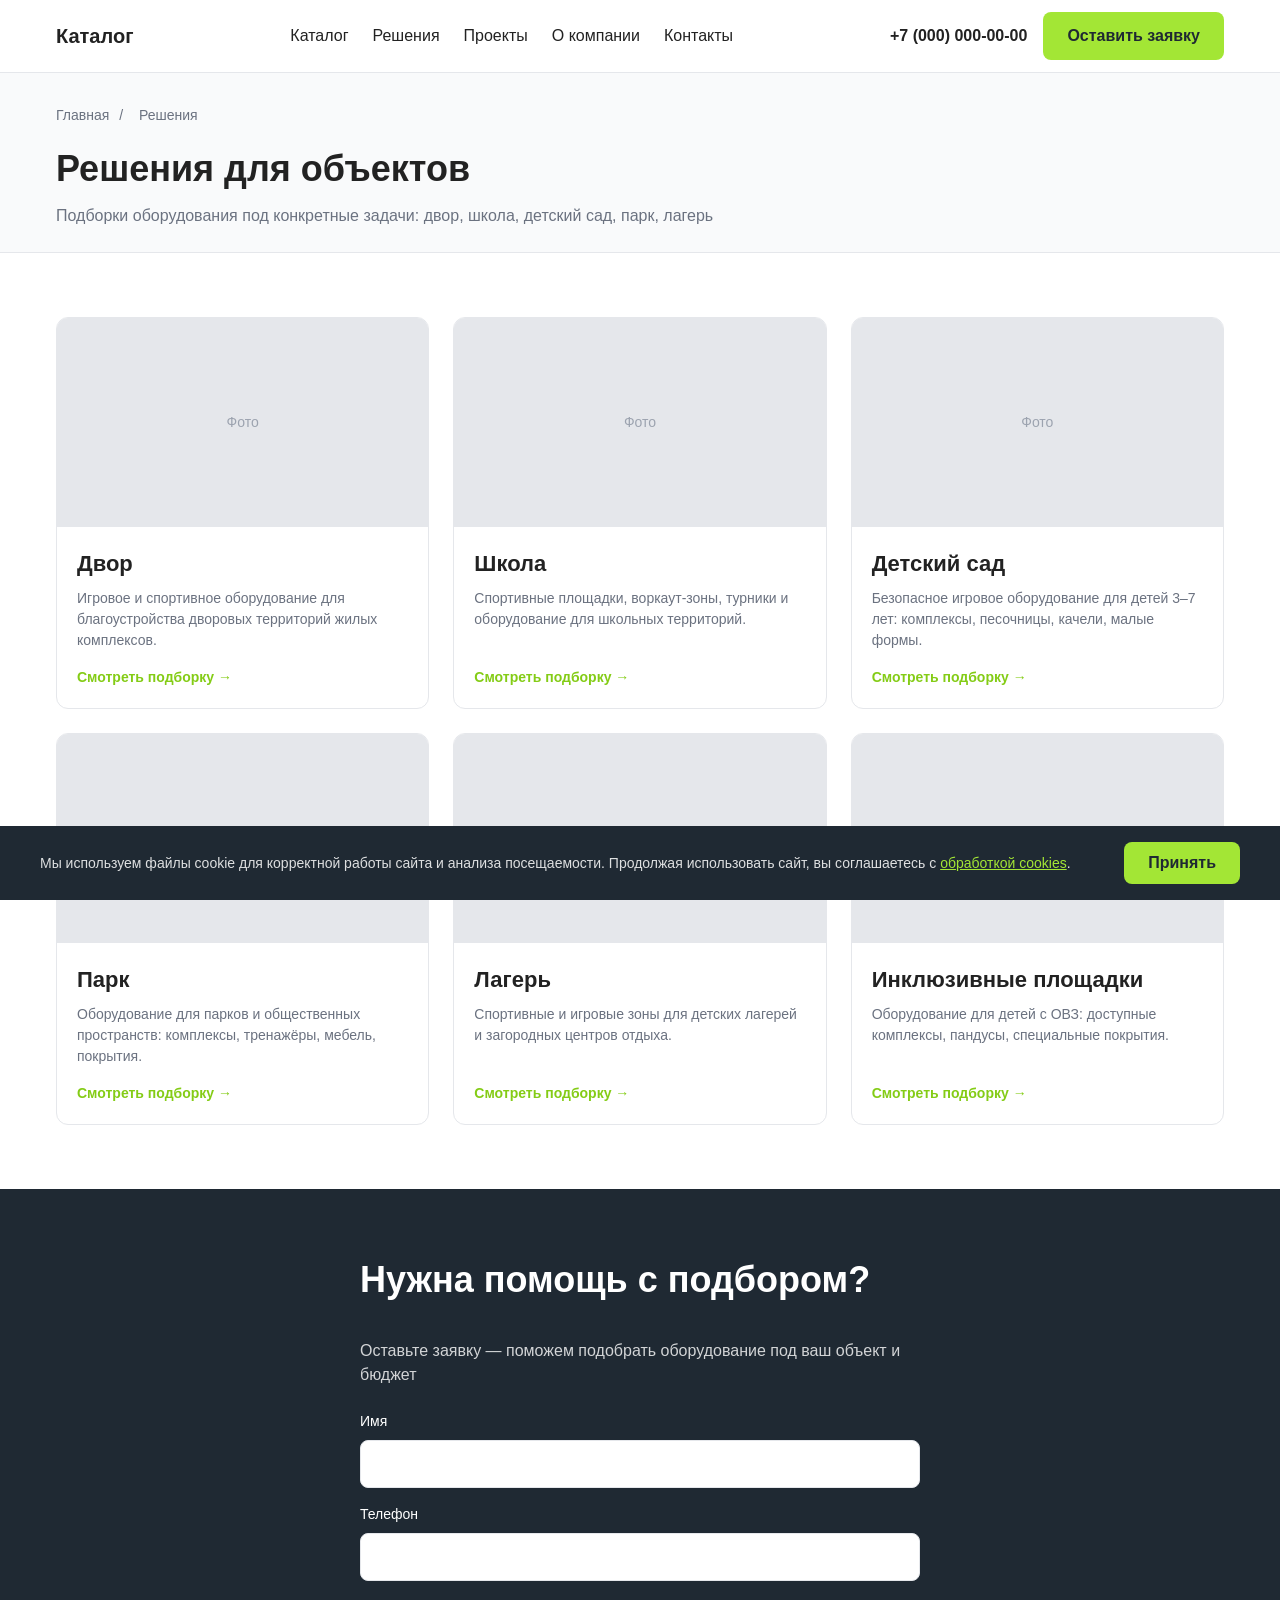
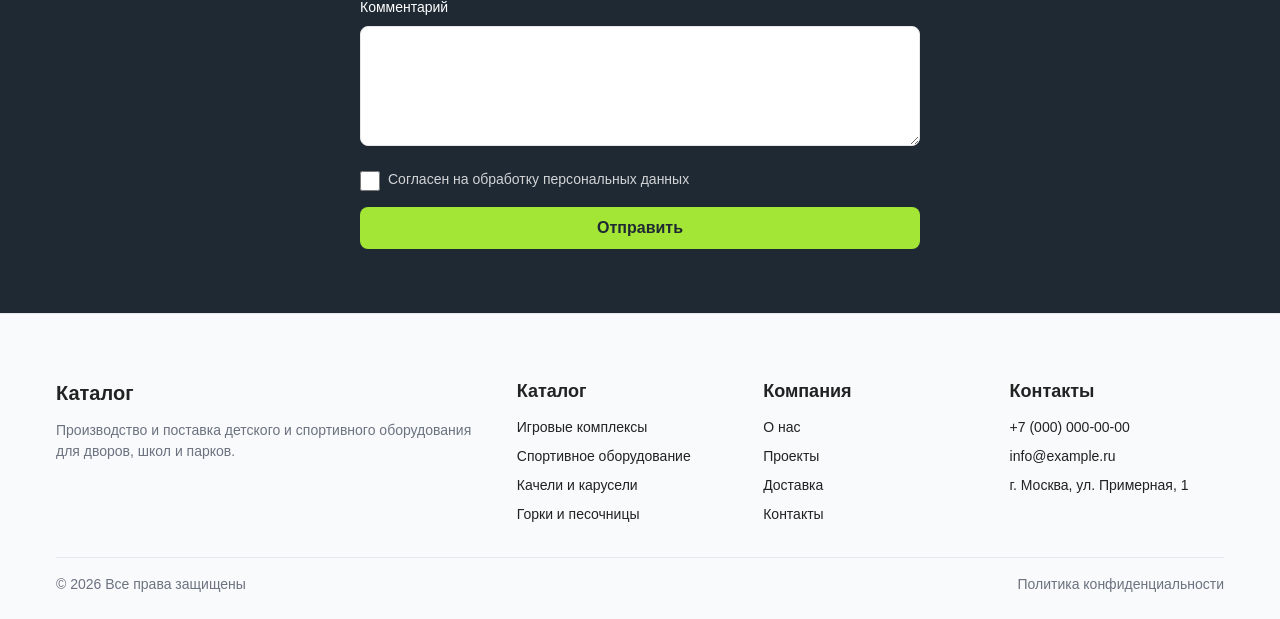
<file: solutions.html>
<!DOCTYPE html>
<html lang="ru">
<head>
  <meta charset="UTF-8">
  <meta name="viewport" content="width=device-width, initial-scale=1.0">
  <title>Решения — Каталог оборудования</title>
  <link rel="icon" type="image/svg+xml" href="images/favicon.svg">
<link rel="stylesheet" href="css/style.css">
</head>
<body>

  <header class="header">
    <div class="container header__inner">

      <a href="index.html" class="header__logo">Каталог</a>

      <nav class="header__nav" id="nav">
        <ul class="nav-menu">
          <li><a href="catalog.html">Каталог</a></li>
          <li><a href="solutions.html">Решения</a></li>
          <li><a href="projects.html">Проекты</a></li>
          <li><a href="about.html">О компании</a></li>
          <li><a href="contacts.html">Контакты</a></li>
        </ul>
      </nav>

      <div class="header__actions">
        <a href="tel:+70000000000" class="header__phone">+7 (000) 000-00-00</a>
        <a href="#" class="btn btn-primary">Оставить заявку</a>
        <button class="header__burger" id="burger" aria-label="Меню">
          <span></span>
          <span></span>
          <span></span>
        </button>
      </div>

    </div>
  </header>

  <main>

    <section class="catalog-hero">
      <div class="container">
        <nav class="breadcrumbs">
          <a href="index.html">Главная</a>
          <span>/</span>
          <span>Решения</span>
        </nav>
        <h1 class="catalog-hero__title">Решения для объектов</h1>
        <p class="catalog-hero__subtitle">Подборки оборудования под конкретные задачи: двор, школа, детский сад, парк, лагерь</p>
      </div>
    </section>

    <section class="section">
      <div class="container">

        <div class="solutions-grid">

          <a href="#" class="solution-card">
            <div class="solution-card__image">
              <span>Фото</span>
            </div>
            <div class="solution-card__body">
              <h2 class="solution-card__title">Двор</h2>
              <p class="solution-card__text">Игровое и спортивное оборудование для благоустройства дворовых территорий жилых комплексов.</p>
              <span class="solution-card__link">Смотреть подборку →</span>
            </div>
          </a>

          <a href="#" class="solution-card">
            <div class="solution-card__image">
              <span>Фото</span>
            </div>
            <div class="solution-card__body">
              <h2 class="solution-card__title">Школа</h2>
              <p class="solution-card__text">Спортивные площадки, воркаут-зоны, турники и оборудование для школьных территорий.</p>
              <span class="solution-card__link">Смотреть подборку →</span>
            </div>
          </a>

          <a href="#" class="solution-card">
            <div class="solution-card__image">
              <span>Фото</span>
            </div>
            <div class="solution-card__body">
              <h2 class="solution-card__title">Детский сад</h2>
              <p class="solution-card__text">Безопасное игровое оборудование для детей 3–7 лет: комплексы, песочницы, качели, малые формы.</p>
              <span class="solution-card__link">Смотреть подборку →</span>
            </div>
          </a>

          <a href="#" class="solution-card">
            <div class="solution-card__image">
              <span>Фото</span>
            </div>
            <div class="solution-card__body">
              <h2 class="solution-card__title">Парк</h2>
              <p class="solution-card__text">Оборудование для парков и общественных пространств: комплексы, тренажёры, мебель, покрытия.</p>
              <span class="solution-card__link">Смотреть подборку →</span>
            </div>
          </a>

          <a href="#" class="solution-card">
            <div class="solution-card__image">
              <span>Фото</span>
            </div>
            <div class="solution-card__body">
              <h2 class="solution-card__title">Лагерь</h2>
              <p class="solution-card__text">Спортивные и игровые зоны для детских лагерей и загородных центров отдыха.</p>
              <span class="solution-card__link">Смотреть подборку →</span>
            </div>
          </a>

          <a href="#" class="solution-card">
            <div class="solution-card__image">
              <span>Фото</span>
            </div>
            <div class="solution-card__body">
              <h2 class="solution-card__title">Инклюзивные площадки</h2>
              <p class="solution-card__text">Оборудование для детей с ОВЗ: доступные комплексы, пандусы, специальные покрытия.</p>
              <span class="solution-card__link">Смотреть подборку →</span>
            </div>
          </a>

        </div>

      </div>
    </section>

    <section class="section section--dark">
      <div class="container">
        <div class="request-form">
          <h2 class="section-title">Нужна помощь с подбором?</h2>
          <p class="request-form__subtitle">Оставьте заявку — поможем подобрать оборудование под ваш объект и бюджет</p>
          <form action="#" method="post">
            <div class="field">
              <label class="field-label" for="name">Имя</label>
              <input class="field-input" type="text" id="name" name="name" required>
            </div>
            <div class="field">
              <label class="field-label" for="phone">Телефон</label>
              <input class="field-input" type="tel" id="phone" name="phone" required>
            </div>
            <div class="field">
              <label class="field-label" for="comment">Комментарий</label>
              <textarea class="field-textarea" id="comment" name="comment"></textarea>
            </div>
            <div class="field field-checkbox">
              <input type="checkbox" id="consent" name="consent" required>
              <label for="consent">Согласен на обработку персональных данных</label>
            </div>
            <button type="submit" class="btn btn-primary btn-block">Отправить</button>
          </form>
        </div>
      </div>
    </section>

  </main>

  <footer class="footer">
    <div class="container">
      <div class="footer__grid">

        <div class="footer__col">
          <div class="footer__logo">Каталог</div>
          <p class="footer__text">Производство и поставка детского и спортивного оборудования для дворов, школ и парков.</p>
        </div>

        <div class="footer__col">
          <h3 class="footer__title">Каталог</h3>
          <ul class="footer__list">
            <li><a href="catalog.html">Игровые комплексы</a></li>
            <li><a href="catalog.html">Спортивное оборудование</a></li>
            <li><a href="catalog.html">Качели и карусели</a></li>
            <li><a href="catalog.html">Горки и песочницы</a></li>
          </ul>
        </div>

        <div class="footer__col">
          <h3 class="footer__title">Компания</h3>
          <ul class="footer__list">
            <li><a href="about.html">О нас</a></li>
            <li><a href="projects.html">Проекты</a></li>
            <li><a href="contacts.html">Доставка</a></li>
            <li><a href="contacts.html">Контакты</a></li>
          </ul>
        </div>

        <div class="footer__col">
          <h3 class="footer__title">Контакты</h3>
          <ul class="footer__list">
            <li><a href="tel:+70000000000">+7 (000) 000-00-00</a></li>
            <li><a href="mailto:info@example.ru">info@example.ru</a></li>
            <li>г. Москва, ул. Примерная, 1</li>
          </ul>
        </div>

      </div>

      <div class="footer__bottom">
        <p>© 2026 Все права защищены</p>
        <a href="privacy.html">Политика конфиденциальности</a>
      </div>
    </div>
  </footer>

  <script src="js/app.js"></script>
</body>
</html>
</file>
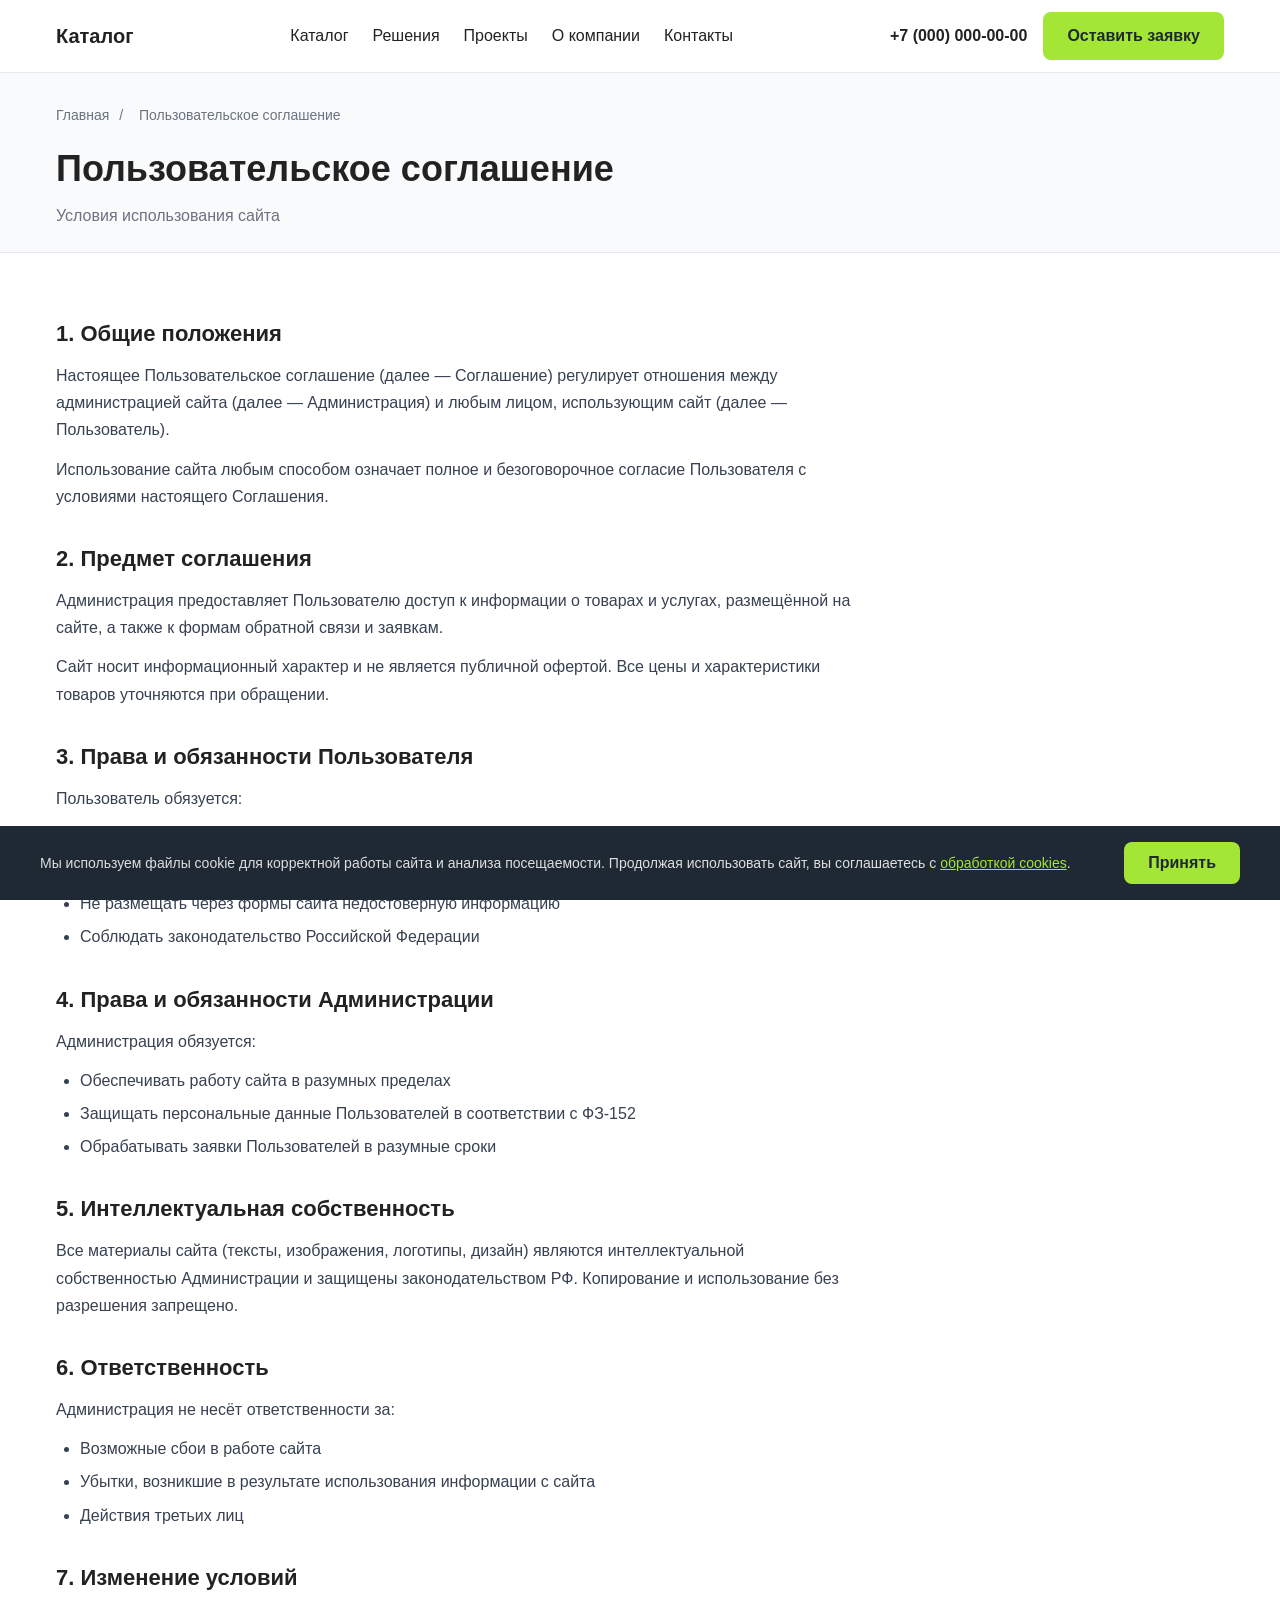
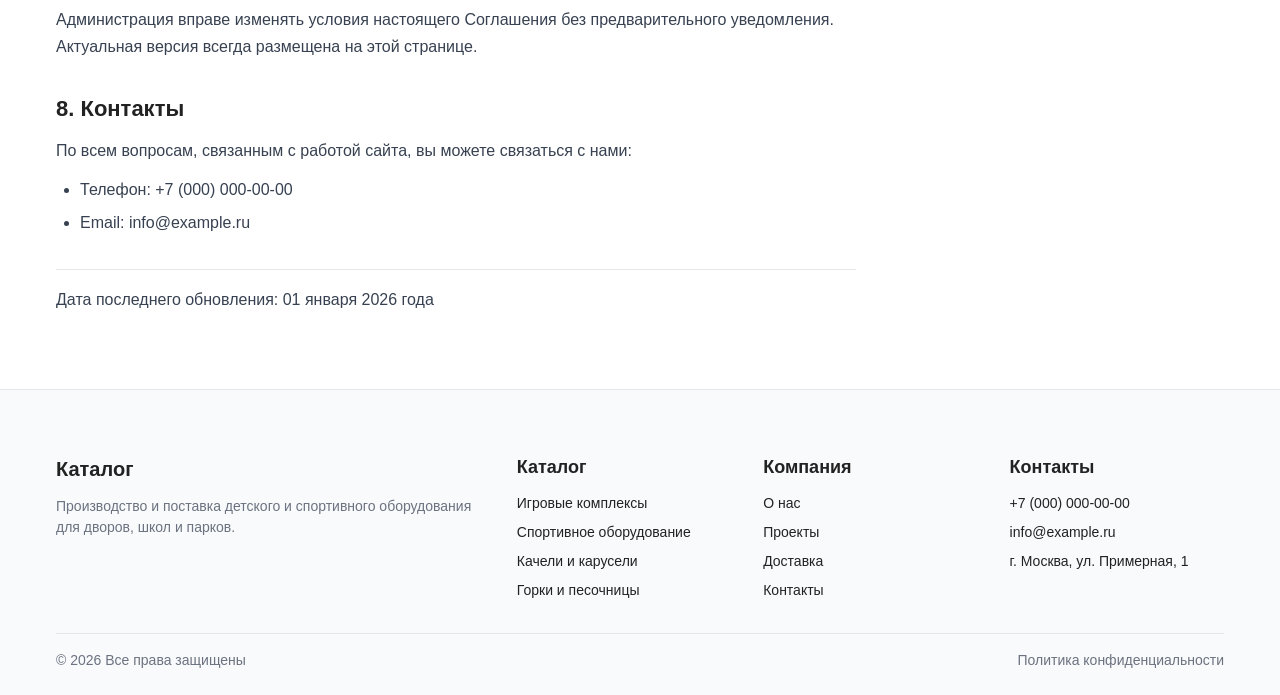
<file: terms.html>
<!DOCTYPE html>
<html lang="ru">
<head>
  <meta charset="UTF-8">
  <meta name="viewport" content="width=device-width, initial-scale=1.0">
  <title>Пользовательское соглашение — условия использования сайта | Каталог</title>
  <meta name="description" content="Условия использования сайта: права и обязанности пользователя и администрации, интеллектуальная собственность, ответственность, порядок изменения.">
  <meta name="keywords" content="пользовательское соглашение, условия использования, права пользователя">

  <meta property="og:type" content="website">
  <meta property="og:title" content="Пользовательское соглашение — Каталог оборудования">
  <meta property="og:description" content="Условия использования сайта.">
  <meta property="og:url" content="https://example.ru/terms.html">
  <meta property="og:image" content="https://example.ru/images/og-terms.jpg">
  <meta property="og:site_name" content="Каталог оборудования">
  <meta property="og:locale" content="ru_RU">

  <link rel="icon" type="image/svg+xml" href="images/favicon.svg">
<link rel="stylesheet" href="css/style.css">
</head>
<body>

  <header class="header">
    <div class="container header__inner">

      <a href="index.html" class="header__logo">Каталог</a>

      <nav class="header__nav" id="nav">
        <ul class="nav-menu">
          <li><a href="catalog.html">Каталог</a></li>
          <li><a href="solutions.html">Решения</a></li>
          <li><a href="projects.html">Проекты</a></li>
          <li><a href="about.html">О компании</a></li>
          <li><a href="contacts.html">Контакты</a></li>
        </ul>
      </nav>

      <div class="header__actions">
        <a href="tel:+70000000000" class="header__phone">+7 (000) 000-00-00</a>
        <a href="request.html" class="btn btn-primary">Оставить заявку</a>
        <button class="header__burger" id="burger" aria-label="Меню">
          <span></span>
          <span></span>
          <span></span>
        </button>
      </div>

    </div>
  </header>

  <main>

    <section class="catalog-hero">
      <div class="container">
        <nav class="breadcrumbs">
          <a href="index.html">Главная</a>
          <span>/</span>
          <span>Пользовательское соглашение</span>
        </nav>
        <h1 class="catalog-hero__title">Пользовательское соглашение</h1>
        <p class="catalog-hero__subtitle">Условия использования сайта</p>
      </div>
    </section>

    <section class="section">
      <div class="container">
        <div class="text-page">

          <h2>1. Общие положения</h2>
          <p>Настоящее Пользовательское соглашение (далее — Соглашение) регулирует отношения между администрацией сайта (далее — Администрация) и любым лицом, использующим сайт (далее — Пользователь).</p>
          <p>Использование сайта любым способом означает полное и безоговорочное согласие Пользователя с условиями настоящего Соглашения.</p>

          <h2>2. Предмет соглашения</h2>
          <p>Администрация предоставляет Пользователю доступ к информации о товарах и услугах, размещённой на сайте, а также к формам обратной связи и заявкам.</p>
          <p>Сайт носит информационный характер и не является публичной офертой. Все цены и характеристики товаров уточняются при обращении.</p>

          <h2>3. Права и обязанности Пользователя</h2>
          <p>Пользователь обязуется:</p>
          <ul>
            <li>Не использовать сайт в противоправных целях</li>
            <li>Не нарушать работу сайта, не пытаться получить несанкционированный доступ</li>
            <li>Не размещать через формы сайта недостоверную информацию</li>
            <li>Соблюдать законодательство Российской Федерации</li>
          </ul>

          <h2>4. Права и обязанности Администрации</h2>
          <p>Администрация обязуется:</p>
          <ul>
            <li>Обеспечивать работу сайта в разумных пределах</li>
            <li>Защищать персональные данные Пользователей в соответствии с ФЗ-152</li>
            <li>Обрабатывать заявки Пользователей в разумные сроки</li>
          </ul>

          <h2>5. Интеллектуальная собственность</h2>
          <p>Все материалы сайта (тексты, изображения, логотипы, дизайн) являются интеллектуальной собственностью Администрации и защищены законодательством РФ. Копирование и использование без разрешения запрещено.</p>

          <h2>6. Ответственность</h2>
          <p>Администрация не несёт ответственности за:</p>
          <ul>
            <li>Возможные сбои в работе сайта</li>
            <li>Убытки, возникшие в результате использования информации с сайта</li>
            <li>Действия третьих лиц</li>
          </ul>

          <h2>7. Изменение условий</h2>
          <p>Администрация вправе изменять условия настоящего Соглашения без предварительного уведомления. Актуальная версия всегда размещена на этой странице.</p>

          <h2>8. Контакты</h2>
          <p>По всем вопросам, связанным с работой сайта, вы можете связаться с нами:</p>
          <ul>
            <li>Телефон: +7 (000) 000-00-00</li>
            <li>Email: info@example.ru</li>
          </ul>

          <p class="text-page__date">Дата последнего обновления: 01 января 2026 года</p>

        </div>
      </div>
    </section>

  </main>

  <footer class="footer">
    <div class="container">
      <div class="footer__grid">

        <div class="footer__col">
          <div class="footer__logo">Каталог</div>
          <p class="footer__text">Производство и поставка детского и спортивного оборудования для дворов, школ и парков.</p>
        </div>

        <div class="footer__col">
          <h3 class="footer__title">Каталог</h3>
          <ul class="footer__list">
            <li><a href="catalog.html">Игровые комплексы</a></li>
            <li><a href="catalog.html">Спортивное оборудование</a></li>
            <li><a href="catalog.html">Качели и карусели</a></li>
            <li><a href="catalog.html">Горки и песочницы</a></li>
          </ul>
        </div>

        <div class="footer__col">
          <h3 class="footer__title">Компания</h3>
          <ul class="footer__list">
            <li><a href="about.html">О нас</a></li>
            <li><a href="projects.html">Проекты</a></li>
            <li><a href="contacts.html">Доставка</a></li>
            <li><a href="contacts.html">Контакты</a></li>
          </ul>
        </div>

        <div class="footer__col">
          <h3 class="footer__title">Контакты</h3>
          <ul class="footer__list">
            <li><a href="tel:+70000000000">+7 (000) 000-00-00</a></li>
            <li><a href="mailto:info@example.ru">info@example.ru</a></li>
            <li>г. Москва, ул. Примерная, 1</li>
          </ul>
        </div>

      </div>

      <div class="footer__bottom">
        <p>© 2026 Все права защищены</p>
        <a href="privacy.html">Политика конфиденциальности</a>
      </div>
    </div>
  </footer>

  <script src="js/app.js"></script>
</body>
</html>
</file>
<file: css/style.css>
/* ===== Сброс стилей ===== */
* {
  box-sizing: border-box;
  margin: 0;
  padding: 0;
}

body {
  font-family: Arial, sans-serif;
  color: #222;
  background: #ffffff;
  line-height: 1.5;
}

a {
  text-decoration: none;
  color: inherit;
}

ul {
  list-style: none;
}

/* ===== Контейнер ===== */
.container {
  max-width: 1200px;
  margin: 0 auto;
  padding: 0 16px;
}

/* ===== Кнопки ===== */
.btn {
  display: inline-block;
  padding: 12px 24px;
  border-radius: 8px;
  font-weight: 600;
  cursor: pointer;
  transition: background 0.2s;
  border: none;
  font-family: inherit;
  font-size: 16px;
}

.btn-primary {
  background: #A3E635;
  color: #1F2933;
}

.btn-primary:hover {
  background: #84CC16;
}

.btn-secondary {
  background: transparent;
  border: 1px solid #ffffff;
  color: #ffffff;
}

.btn-secondary:hover {
  background: rgba(255, 255, 255, 0.1);
}

.btn-secondary-dark {
  background: transparent;
  border: 1px solid #1F2933;
  color: #1F2933;
}

.btn-secondary-dark:hover {
  background: #F9FAFB;
}

.btn-block {
  display: block;
  width: 100%;
  text-align: center;
}

/* ===== Шапка ===== */
.header {
  background: #ffffff;
  border-bottom: 1px solid #E5E7EB;
  position: sticky;
  top: 0;
  z-index: 100;
}

.header__inner {
  display: flex;
  align-items: center;
  justify-content: space-between;
  height: 72px;
  gap: 24px;
}

.header__logo {
  font-size: 20px;
  font-weight: 700;
}

.nav-menu {
  display: flex;
  gap: 24px;
}

.nav-menu a {
  font-size: 16px;
  font-weight: 500;
}

.nav-menu a:hover {
  color: #84CC16;
}

.header__actions {
  display: flex;
  align-items: center;
  gap: 16px;
}

.header__phone {
  font-weight: 600;
  white-space: nowrap;
}

/* ===== Бургер ===== */
.header__burger {
  display: none;
  flex-direction: column;
  justify-content: center;
  gap: 5px;
  width: 32px;
  height: 32px;
  cursor: pointer;
  background: none;
  border: none;
  padding: 0;
}

.header__burger span {
  display: block;
  height: 2px;
  width: 100%;
  background: #1F2933;
  border-radius: 2px;
  transition: transform 0.2s, opacity 0.2s;
}

.header__burger.is-active span:nth-child(1) {
  transform: translateY(7px) rotate(45deg);
}

.header__burger.is-active span:nth-child(2) {
  opacity: 0;
}

.header__burger.is-active span:nth-child(3) {
  transform: translateY(-7px) rotate(-45deg);
}

/* ===== Первый экран ===== */
.hero {
  background: #1F2933;
  color: #ffffff;
  padding: 120px 0;
}

.hero__inner {
  max-width: 720px;
}

.hero__title {
  font-size: 48px;
  line-height: 1.2;
  margin-bottom: 16px;
}

.hero__subtitle {
  font-size: 18px;
  margin-bottom: 32px;
  opacity: 0.9;
}

.hero__actions {
  display: flex;
  gap: 16px;
  flex-wrap: wrap;
}

/* ===== Секции ===== */
.section {
  padding: 64px 0;
}

.section-title {
  font-size: 36px;
  margin-bottom: 32px;
}

.section--alt {
  background: #F9FAFB;
}

.section--dark {
  background: #1F2933;
  color: #ffffff;
}

.section--dark .section-title {
  color: #ffffff;
}

/* ===== Категории ===== */
.grid-categories {
  display: grid;
  grid-template-columns: repeat(4, 1fr);
  gap: 16px;
}

.card-category {
  display: flex;
  flex-direction: column;
  align-items: center;
  gap: 12px;
  padding: 24px;
  background: #F9FAFB;
  border-radius: 12px;
  text-align: center;
  transition: background 0.2s, transform 0.2s;
}

.card-category:hover {
  background: rgba(163, 230, 53, 0.15);
  transform: translateY(-2px);
}

.card-category__icon {
  font-size: 48px;
  line-height: 1;
}

.card-category__title {
  font-size: 18px;
  font-weight: 600;
}

/* ===== Товары ===== */
.grid-products {
  display: grid;
  grid-template-columns: repeat(4, 1fr);
  gap: 16px;
}

.card-product {
  background: #ffffff;
  border: 1px solid #E5E7EB;
  border-radius: 12px;
  overflow: hidden;
  transition: box-shadow 0.2s, transform 0.2s;
  display: flex;
  flex-direction: column;
}

.card-product:hover {
  box-shadow: 0 4px 12px rgba(0, 0, 0, 0.08);
  transform: translateY(-2px);
}

.card-product__image {
  display: block;
  aspect-ratio: 4 / 3;
  overflow: hidden;
  background: #F9FAFB;
}

.card-product__image img {
  width: 100%;
  height: 100%;
  object-fit: cover;
}

.card-product__placeholder {
  display: flex;
  align-items: center;
  justify-content: center;
  width: 100%;
  height: 100%;
  background: #E5E7EB;
  color: #9CA3AF;
  font-size: 14px;
  font-weight: 500;
}

.card-product__body {
  padding: 16px;
  display: flex;
  flex-direction: column;
  gap: 8px;
  flex: 1;
}

.card-product__title {
  font-size: 18px;
  font-weight: 600;
}

.card-product__meta {
  font-size: 14px;
  color: #6B7280;
}

.card-product__price {
  font-size: 16px;
  font-weight: 600;
  margin-top: auto;
}

/* ===== Решения ===== */
.grid-solutions {
  display: grid;
  grid-template-columns: repeat(5, 1fr);
  gap: 16px;
}

.card-solution {
  position: relative;
  display: block;
  aspect-ratio: 16 / 9;
  border-radius: 12px;
  overflow: hidden;
  background: #E5E7EB;
  transition: transform 0.2s;
}

.card-solution:hover {
  transform: translateY(-2px);
}

.card-solution__placeholder {
  display: flex;
  align-items: center;
  justify-content: center;
  width: 100%;
  height: 100%;
  color: #9CA3AF;
  font-size: 14px;
  font-weight: 500;
  background: #E5E7EB;
}

.card-solution__title {
  position: absolute;
  left: 0;
  right: 0;
  bottom: 0;
  padding: 12px 16px;
  background: linear-gradient(transparent, rgba(0, 0, 0, 0.7));
  color: #ffffff;
  font-size: 18px;
  font-weight: 600;
}

/* ===== Почему мы ===== */
.grid-features {
  display: grid;
  grid-template-columns: repeat(5, 1fr);
  gap: 24px;
}

.feature {
  text-align: center;
}

.feature__icon {
  display: inline-flex;
  align-items: center;
  justify-content: center;
  width: 48px;
  height: 48px;
  border-radius: 50%;
  background: #A3E635;
  color: #1F2933;
  font-size: 24px;
  font-weight: 700;
  margin-bottom: 12px;
}

.feature__title {
  font-size: 18px;
  font-weight: 600;
  margin-bottom: 8px;
}

.feature__text {
  font-size: 14px;
  color: #6B7280;
}

/* ===== Проекты ===== */
.grid-projects {
  display: grid;
  grid-template-columns: repeat(3, 1fr);
  gap: 16px;
}

.card-project {
  background: #ffffff;
  border: 1px solid #E5E7EB;
  border-radius: 12px;
  overflow: hidden;
  transition: box-shadow 0.2s, transform 0.2s;
}

.card-project:hover {
  box-shadow: 0 4px 12px rgba(0, 0, 0, 0.08);
  transform: translateY(-2px);
}

.card-project__image {
  display: block;
  aspect-ratio: 16 / 9;
  overflow: hidden;
  background: #F9FAFB;
}

.card-project__placeholder {
  display: flex;
  align-items: center;
  justify-content: center;
  width: 100%;
  height: 100%;
  background: #E5E7EB;
  color: #9CA3AF;
  font-size: 14px;
  font-weight: 500;
}

.card-project__body {
  padding: 16px;
}

.card-project__title {
  font-size: 18px;
  font-weight: 600;
  margin-bottom: 4px;
}

.card-project__meta {
  font-size: 14px;
  color: #6B7280;
}

/* ===== Кнопка «Показать ещё» ===== */
.section-more {
  margin-top: 32px;
  text-align: center;
}

/* ===== Форма заявки ===== */
.request-form {
  max-width: 560px;
  margin: 0 auto;
}

.request-form__subtitle {
  margin-bottom: 24px;
  opacity: 0.8;
  font-size: 16px;
}

.field {
  margin-bottom: 16px;
}

.field-label {
  display: block;
  margin-bottom: 8px;
  font-size: 14px;
  font-weight: 500;
}

.section--dark .field-label {
  color: #ffffff;
}

.field-input,
.field-textarea {
  width: 100%;
  height: 48px;
  padding: 0 16px;
  border: 1px solid #E5E7EB;
  border-radius: 8px;
  font-family: inherit;
  font-size: 16px;
  color: #222;
  background: #ffffff;
  transition: border-color 0.2s, box-shadow 0.2s;
}

.field-textarea {
  height: auto;
  min-height: 120px;
  padding: 12px 16px;
  resize: vertical;
}

.field-input:focus,
.field-textarea:focus {
  outline: none;
  border-color: #A3E635;
  box-shadow: 0 0 0 3px rgba(163, 230, 53, 0.2);
}

.field-checkbox {
  display: flex;
  align-items: flex-start;
  gap: 8px;
  font-size: 14px;
  color: rgba(255, 255, 255, 0.8);
}

.field-checkbox input {
  width: 20px;
  height: 20px;
  accent-color: #A3E635;
  flex-shrink: 0;
  margin-top: 2px;
}

/* ===== Подвал ===== */
.footer {
  background: #F9FAFB;
  border-top: 1px solid #E5E7EB;
  padding: 64px 0 24px;
}

.footer__grid {
  display: grid;
  grid-template-columns: 2fr 1fr 1fr 1fr;
  gap: 32px;
  margin-bottom: 32px;
}

.footer__logo {
  font-size: 20px;
  font-weight: 700;
  margin-bottom: 12px;
}

.footer__text {
  font-size: 14px;
  color: #6B7280;
  line-height: 1.5;
}

.footer__title {
  font-size: 18px;
  font-weight: 600;
  margin-bottom: 12px;
}

.footer__list {
  display: flex;
  flex-direction: column;
  gap: 8px;
  font-size: 14px;
}

.footer__list a:hover {
  color: #84CC16;
}

.footer__bottom {
  display: flex;
  justify-content: space-between;
  padding-top: 16px;
  border-top: 1px solid #E5E7EB;
  font-size: 14px;
  color: #6B7280;
}

.footer__bottom a:hover {
  color: #84CC16;
}

/* ===== Кнопка «Наверх» ===== */
.to-top {
  position: fixed;
  right: 24px;
  bottom: 24px;
  width: 48px;
  height: 48px;
  border-radius: 50%;
  background: #A3E635;
  color: #1F2933;
  font-size: 22px;
  font-weight: 700;
  border: none;
  cursor: pointer;
  box-shadow: 0 4px 12px rgba(0, 0, 0, 0.15);
  opacity: 0;
  visibility: hidden;
  transform: translateY(10px);
  transition: opacity 0.2s, transform 0.2s, visibility 0.2s;
  z-index: 200;
}

.to-top.is-visible {
  opacity: 1;
  visibility: visible;
  transform: translateY(0);
}

.to-top:hover {
  background: #84CC16;
}

/* ===== Адаптив ===== */
@media (max-width: 1024px) {
  .grid-categories,
  .grid-products {
    grid-template-columns: repeat(2, 1fr);
  }

  .grid-solutions {
    grid-template-columns: repeat(2, 1fr);
  }

  .grid-features {
    grid-template-columns: repeat(2, 1fr);
  }

  .grid-projects {
    grid-template-columns: repeat(2, 1fr);
  }

  .footer__grid {
    grid-template-columns: repeat(2, 1fr);
  }
}

@media (max-width: 768px) {
  .header__inner {
    height: 56px;
  }

  .header__nav {
    display: none;
  }

  .header__nav.is-open {
    display: block;
    position: absolute;
    top: 100%;
    left: 0;
    right: 0;
    background: #ffffff;
    border-bottom: 1px solid #E5E7EB;
    padding: 16px;
    box-shadow: 0 4px 12px rgba(0, 0, 0, 0.08);
  }

  .header__nav.is-open .nav-menu {
    flex-direction: column;
    gap: 12px;
  }

  .header__phone {
    display: none;
  }

  .header__burger {
    display: flex;
  }

  .header__actions .btn {
    display: none;
  }

  .hero {
    padding: 64px 0;
  }

  .hero__title {
    font-size: 32px;
  }

  .hero__subtitle {
    font-size: 16px;
  }

  .hero__actions {
    flex-direction: column;
  }

  .hero__actions .btn {
    width: 100%;
    text-align: center;
  }

  .section {
    padding: 40px 0;
  }

  .section-title {
    font-size: 26px;
    margin-bottom: 24px;
  }

  .grid-categories,
  .grid-products,
  .grid-solutions,
  .grid-features,
  .grid-projects {
    grid-template-columns: 1fr;
  }

  .footer {
    padding: 40px 0 16px;
  }

  .footer__grid {
    grid-template-columns: 1fr;
    gap: 24px;
  }

  .footer__bottom {
    flex-direction: column;
    gap: 8px;
    text-align: center;
  }
}

/* ===== Страница каталога ===== */
.catalog-hero {
  background: #F9FAFB;
  padding: 32px 0 24px;
  border-bottom: 1px solid #E5E7EB;
}

.breadcrumbs {
  font-size: 14px;
  color: #6B7280;
  margin-bottom: 16px;
}

.breadcrumbs a:hover {
  color: #84CC16;
}

.breadcrumbs span {
  margin: 0 6px;
}

.catalog-hero__title {
  font-size: 36px;
  margin-bottom: 8px;
}

.catalog-hero__subtitle {
  font-size: 16px;
  color: #6B7280;
}

/* Раскладка */
.catalog-layout {
  display: grid;
  grid-template-columns: 280px 1fr;
  gap: 32px;
  align-items: start;
}

/* Фильтры */
.catalog-sidebar {
  background: #ffffff;
  border: 1px solid #E5E7EB;
  border-radius: 12px;
  padding: 20px;
  position: sticky;
  top: 90px;
}

.filters-title {
  font-size: 20px;
  margin-bottom: 16px;
}

.filters-group {
  padding: 16px 0;
  border-top: 1px solid #E5E7EB;
}

.filters-group__title {
  font-size: 15px;
  font-weight: 600;
  margin-bottom: 12px;
}

.filter-checkbox {
  display: flex;
  align-items: center;
  gap: 8px;
  font-size: 14px;
  color: #374151;
  margin-bottom: 8px;
  cursor: pointer;
}

.filter-checkbox input {
  width: 18px;
  height: 18px;
  accent-color: #A3E635;
  flex-shrink: 0;
}

.filters-actions {
  display: flex;
  flex-direction: column;
  gap: 8px;
  padding-top: 16px;
  border-top: 1px solid #E5E7EB;
}

/* Тулбар */
.catalog-toolbar {
  display: flex;
  justify-content: space-between;
  align-items: center;
  margin-bottom: 20px;
  padding: 12px 0;
  border-bottom: 1px solid #E5E7EB;
}

.catalog-toolbar__count {
  font-size: 14px;
  color: #6B7280;
}

.catalog-toolbar__sort {
  height: 40px;
  padding: 0 12px;
  border: 1px solid #E5E7EB;
  border-radius: 8px;
  font-family: inherit;
  font-size: 14px;
  color: #222;
  background: #ffffff;
  cursor: pointer;
}

/* Пагинация */
.pagination {
  display: flex;
  justify-content: center;
  gap: 8px;
  margin-top: 32px;
}

.pagination__item {
  display: flex;
  align-items: center;
  justify-content: center;
  width: 40px;
  height: 40px;
  border: 1px solid #E5E7EB;
  border-radius: 8px;
  font-size: 14px;
  font-weight: 500;
  transition: background 0.2s, border-color 0.2s;
}

.pagination__item:hover {
  background: #F9FAFB;
}

.pagination__item.is-active {
  background: #A3E635;
  border-color: #A3E635;
  color: #1F2933;
}

/* Адаптив для каталога */
@media (max-width: 1024px) {
  .catalog-layout {
    grid-template-columns: 1fr;
  }

  .catalog-sidebar {
    position: static;
  }
}

@media (max-width: 768px) {
  .catalog-hero__title {
    font-size: 26px;
  }

  .catalog-hero__subtitle {
    font-size: 15px;
  }

  .catalog-toolbar {
    flex-direction: column;
    align-items: flex-start;
    gap: 12px;
  }

  .catalog-toolbar__sort {
    width: 100%;
  }
}

/* ===== Страница товара ===== */
.product-hero {
  background: #F9FAFB;
  padding: 24px 0;
  border-bottom: 1px solid #E5E7EB;
}

.product-layout {
  display: grid;
  grid-template-columns: 1fr 1fr;
  gap: 48px;
  margin-bottom: 48px;
  align-items: start;
}

/* Галерея */
.product-gallery__main {
  aspect-ratio: 4 / 3;
  background: #E5E7EB;
  border-radius: 12px;
  display: flex;
  align-items: center;
  justify-content: center;
  margin-bottom: 12px;
  overflow: hidden;
}

.product-gallery__placeholder {
  color: #9CA3AF;
  font-size: 16px;
  font-weight: 500;
}

.product-gallery__thumbs {
  display: grid;
  grid-template-columns: repeat(4, 1fr);
  gap: 8px;
}

.product-gallery__thumb {
  aspect-ratio: 1 / 1;
  background: #E5E7EB;
  border-radius: 8px;
  display: flex;
  align-items: center;
  justify-content: center;
  cursor: pointer;
  border: 2px solid transparent;
  transition: border-color 0.2s;
}

.product-gallery__thumb.is-active {
  border-color: #A3E635;
}

.product-gallery__thumb span {
  color: #9CA3AF;
  font-size: 12px;
  font-weight: 500;
}

/* Информация */
.product-info__title {
  font-size: 36px;
  margin-bottom: 8px;
}

.product-info__sku {
  font-size: 14px;
  color: #6B7280;
  margin-bottom: 16px;
}

.product-info__price {
  font-size: 28px;
  font-weight: 700;
  margin-bottom: 24px;
}

.product-info__specs {
  list-style: none;
  margin-bottom: 24px;
  padding: 16px;
  background: #F9FAFB;
  border-radius: 12px;
}

.product-info__specs li {
  display: flex;
  justify-content: space-between;
  padding: 8px 0;
  border-bottom: 1px solid #E5E7EB;
  font-size: 15px;
}

.product-info__specs li:last-child {
  border-bottom: none;
}

.product-info__specs span {
  color: #6B7280;
}

.product-info__actions {
  display: flex;
  flex-direction: column;
  gap: 8px;
}

.btn-ghost {
  background: transparent;
  color: #1F2933;
  text-align: center;
}

.btn-ghost:hover {
  text-decoration: underline;
}

/* Табы / блоки */
.product-tabs {
  margin-bottom: 48px;
}

.product-tabs__title {
  font-size: 24px;
  margin-top: 32px;
  margin-bottom: 12px;
}

.product-tabs__title:first-child {
  margin-top: 0;
}

.product-tabs p {
  font-size: 16px;
  color: #374151;
  line-height: 1.6;
  margin-bottom: 12px;
}

.product-tabs__list {
  list-style: disc;
  padding-left: 24px;
  font-size: 16px;
  color: #374151;
  line-height: 1.8;
}

/* Таблица характеристик */
.product-table {
  width: 100%;
  border-collapse: collapse;
  font-size: 15px;
  margin-top: 8px;
}

.product-table tr {
  border-bottom: 1px solid #E5E7EB;
}

.product-table td {
  padding: 12px 8px;
}

.product-table td:first-child {
  color: #6B7280;
  width: 40%;
}

/* Адаптив */
@media (max-width: 1024px) {
  .product-layout {
    grid-template-columns: 1fr;
    gap: 24px;
  }
}

@media (max-width: 768px) {
  .product-info__title {
    font-size: 26px;
  }

  .product-info__price {
    font-size: 22px;
  }

  .product-tabs__title {
    font-size: 20px;
  }
}

/* ===== О компании ===== */
.about-intro {
  display: grid;
  grid-template-columns: 1fr 1fr;
  gap: 48px;
  align-items: center;
}

.about-intro__text p {
  font-size: 16px;
  line-height: 1.6;
  color: #374151;
  margin-bottom: 16px;
}

.about-intro__image {
  aspect-ratio: 4 / 3;
  background: #E5E7EB;
  border-radius: 12px;
  display: flex;
  align-items: center;
  justify-content: center;
  color: #9CA3AF;
  font-size: 16px;
  font-weight: 500;
}

/* Цифры */
.grid-stats {
  display: grid;
  grid-template-columns: repeat(4, 1fr);
  gap: 24px;
}

.stat {
  background: #ffffff;
  border-radius: 12px;
  padding: 24px;
  text-align: center;
}

.stat__value {
  font-size: 48px;
  font-weight: 700;
  color: #1F2933;
  line-height: 1;
  margin-bottom: 8px;
}

.stat__label {
  font-size: 14px;
  color: #6B7280;
}

/* Производство */
.about-production {
  margin-bottom: 48px;
}

.about-production p {
  font-size: 16px;
  line-height: 1.6;
  color: #374151;
  margin-bottom: 16px;
  max-width: 800px;
}

/* Документы */
.section-subtitle {
  font-size: 16px;
  color: #6B7280;
  margin-bottom: 32px;
  max-width: 700px;
}

.grid-docs {
  display: grid;
  grid-template-columns: repeat(4, 1fr);
  gap: 16px;
}

.doc-card {
  background: #ffffff;
  border: 1px solid #E5E7EB;
  border-radius: 12px;
  padding: 24px;
  text-align: center;
  transition: box-shadow 0.2s, transform 0.2s;
}

.doc-card:hover {
  box-shadow: 0 4px 12px rgba(0, 0, 0, 0.08);
  transform: translateY(-2px);
}

.doc-card__icon {
  font-size: 40px;
  line-height: 1;
  margin-bottom: 12px;
}

.doc-card__title {
  font-size: 16px;
  font-weight: 600;
  margin-bottom: 6px;
}

.doc-card__text {
  font-size: 13px;
  color: #6B7280;
}

/* Партнёры */
.grid-partners {
  display: grid;
  grid-template-columns: repeat(6, 1fr);
  gap: 16px;
}

.partner-card {
  aspect-ratio: 3 / 2;
  background: #F9FAFB;
  border: 1px solid #E5E7EB;
  border-radius: 12px;
  display: flex;
  align-items: center;
  justify-content: center;
  font-size: 14px;
  color: #6B7280;
  font-weight: 500;
}

/* Адаптив */
@media (max-width: 1024px) {
  .about-intro {
    grid-template-columns: 1fr;
    gap: 24px;
  }

  .grid-stats {
    grid-template-columns: repeat(2, 1fr);
  }

  .grid-docs {
    grid-template-columns: repeat(2, 1fr);
  }

  .grid-partners {
    grid-template-columns: repeat(3, 1fr);
  }
}

@media (max-width: 768px) {
  .grid-stats {
    grid-template-columns: 1fr;
  }

  .grid-docs {
    grid-template-columns: 1fr;
  }

  .grid-partners {
    grid-template-columns: repeat(2, 1fr);
  }

  .stat__value {
    font-size: 36px;
  }
}

/* ===== Проекты — страница ===== */
.projects-filters {
  display: flex;
  flex-wrap: wrap;
  gap: 12px;
  margin-bottom: 32px;
  padding-bottom: 20px;
  border-bottom: 1px solid #E5E7EB;
}

.projects-filters .catalog-toolbar__sort {
  min-width: 200px;
}

/* Адаптив */
@media (max-width: 768px) {
  .projects-filters {
    flex-direction: column;
  }

  .projects-filters .catalog-toolbar__sort {
    width: 100%;
  }
}

/* ===== Контакты ===== */
.contacts-layout {
  display: grid;
  grid-template-columns: 1fr 1fr;
  gap: 48px;
  align-items: start;
}

.contact-item {
  display: flex;
  gap: 16px;
  padding: 16px 0;
  border-bottom: 1px solid #E5E7EB;
}

.contact-item:last-child {
  border-bottom: none;
}

.contact-item__icon {
  font-size: 24px;
  line-height: 1;
  flex-shrink: 0;
}

.contact-item__label {
  font-size: 13px;
  color: #6B7280;
  margin-bottom: 4px;
}

.contact-item__value {
  font-size: 16px;
  font-weight: 500;
  color: #1F2933;
  line-height: 1.5;
}

a.contact-item__value:hover {
  color: #84CC16;
}

/* Карта */
.map-placeholder {
  aspect-ratio: 21 / 9;
  background: #E5E7EB;
  border-radius: 12px;
  display: flex;
  align-items: center;
  justify-content: center;
  color: #9CA3AF;
  font-size: 16px;
  font-weight: 500;
}

/* Форма в контактах — светлая */
.contacts-form .field-label {
  color: #1F2933;
}

.contacts-form .field-checkbox {
  color: #6B7280;
}

/* Адаптив */
@media (max-width: 1024px) {
  .contacts-layout {
    grid-template-columns: 1fr;
    gap: 32px;
  }
}

@media (max-width: 768px) {
  .map-placeholder {
    aspect-ratio: 4 / 3;
  }
}

/* ===== Текстовые страницы (политика, соглашения) ===== */
.text-page {
  max-width: 800px;
}

.text-page h2 {
  font-size: 22px;
  margin-top: 32px;
  margin-bottom: 12px;
}

.text-page h2:first-child {
  margin-top: 0;
}

.text-page p {
  font-size: 16px;
  line-height: 1.7;
  color: #374151;
  margin-bottom: 12px;
}

.text-page ul {
  list-style: disc;
  padding-left: 24px;
  font-size: 16px;
  line-height: 1.7;
  color: #374151;
  margin-bottom: 12px;
}

.text-page ul li {
  margin-bottom: 6px;
}

.text-page__date {
  margin-top: 32px;
  padding-top: 16px;
  border-top: 1px solid #E5E7EB;
  font-size: 14px;
  color: #6B7280;
}

/* Адаптив */
@media (max-width: 768px) {
  .text-page h2 {
    font-size: 20px;
  }

  .text-page p,
  .text-page ul {
    font-size: 15px;
  }
}

/* ===== 404 ===== */
.error-page {
  padding: 100px 0;
  text-align: center;
}

.error-page__inner {
  max-width: 600px;
  margin: 0 auto;
}

.error-page__code {
  font-size: 120px;
  font-weight: 700;
  color: #A3E635;
  line-height: 1;
  margin-bottom: 16px;
}

.error-page__title {
  font-size: 36px;
  margin-bottom: 16px;
}

.error-page__text {
  font-size: 16px;
  color: #6B7280;
  margin-bottom: 32px;
}

.error-page__actions {
  display: flex;
  justify-content: center;
  gap: 16px;
  flex-wrap: wrap;
}

@media (max-width: 768px) {
  .error-page {
    padding: 60px 0;
  }

  .error-page__code {
    font-size: 80px;
  }

  .error-page__title {
    font-size: 26px;
  }

  .error-page__actions {
    flex-direction: column;
  }

  .error-page__actions .btn {
    width: 100%;
    text-align: center;
  }
}

/* ===== Карта сайта ===== */
.sitemap {
  display: grid;
  grid-template-columns: repeat(4, 1fr);
  gap: 32px;
}

.sitemap__title {
  font-size: 20px;
  font-weight: 600;
  margin-bottom: 16px;
  padding-bottom: 8px;
  border-bottom: 2px solid #A3E635;
}

.sitemap__list {
  display: flex;
  flex-direction: column;
  gap: 8px;
}

.sitemap__list a {
  font-size: 15px;
  color: #374151;
  transition: color 0.2s;
}

.sitemap__list a:hover {
  color: #84CC16;
}

@media (max-width: 1024px) {
  .sitemap {
    grid-template-columns: repeat(2, 1fr);
  }
}

@media (max-width: 768px) {
  .sitemap {
    grid-template-columns: 1fr;
    gap: 24px;
  }
}

/* ===== Решения — страница ===== */
.solutions-grid {
  display: grid;
  grid-template-columns: repeat(3, 1fr);
  gap: 24px;
}

.solution-card {
  display: flex;
  flex-direction: column;
  background: #ffffff;
  border: 1px solid #E5E7EB;
  border-radius: 12px;
  overflow: hidden;
  transition: box-shadow 0.2s, transform 0.2s;
}

.solution-card:hover {
  box-shadow: 0 4px 12px rgba(0, 0, 0, 0.08);
  transform: translateY(-2px);
}

.solution-card__image {
  aspect-ratio: 16 / 9;
  background: #E5E7EB;
  display: flex;
  align-items: center;
  justify-content: center;
  color: #9CA3AF;
  font-size: 14px;
  font-weight: 500;
}

.solution-card__body {
  padding: 20px;
  display: flex;
  flex-direction: column;
  gap: 8px;
  flex: 1;
}

.solution-card__title {
  font-size: 22px;
  font-weight: 600;
}

.solution-card__text {
  font-size: 14px;
  color: #6B7280;
  line-height: 1.5;
  flex: 1;
}

.solution-card__link {
  font-size: 14px;
  font-weight: 600;
  color: #84CC16;
  margin-top: 8px;
}

/* Адаптив */
@media (max-width: 1024px) {
  .solutions-grid {
    grid-template-columns: repeat(2, 1fr);
  }
}

@media (max-width: 768px) {
  .solutions-grid {
    grid-template-columns: 1fr;
  }
}

/* ===== Страница заявки ===== */
.request-list {
  margin-bottom: 48px;
}

.request-list__empty {
  padding: 32px;
  background: #F9FAFB;
  border-radius: 12px;
  text-align: center;
  color: #6B7280;
  font-size: 15px;
}

.request-list__empty a {
  color: #84CC16;
  font-weight: 600;
}

.request-list__items {
  display: grid;
  grid-template-columns: repeat(2, 1fr);
  gap: 12px;
}

.request-list__item {
  display: flex;
  justify-content: space-between;
  align-items: center;
  gap: 16px;
  padding: 16px 20px;
  background: #ffffff;
  border: 1px solid #E5E7EB;
  border-radius: 12px;
}

.request-list__item-info {
  flex: 1;
}

.request-list__item-title {
  font-size: 16px;
  font-weight: 600;
  margin-bottom: 4px;
}

.request-list__item-price {
  font-size: 14px;
  color: #6B7280;
}

.request-list__item-remove {
  background: transparent;
  border: none;
  cursor: pointer;
  font-size: 20px;
  color: #9CA3AF;
  padding: 4px 8px;
  transition: color 0.2s;
}

.request-list__item-remove:hover {
  color: #DC2626;
}

/* Раскладка страницы заявки */
.request-layout {
  display: grid;
  grid-template-columns: 1fr 380px;
  gap: 48px;
  align-items: start;
}

.request-info {
  background: #F9FAFB;
  border-radius: 12px;
  padding: 24px;
}

.request-info .section-title {
  font-size: 22px;
  margin-bottom: 16px;
}

/* Адаптив */
@media (max-width: 1024px) {
  .request-layout {
    grid-template-columns: 1fr;
    gap: 32px;
  }

  .request-list__items {
    grid-template-columns: 1fr;
  }
}

@media (max-width: 768px) {
  .request-list__item {
    flex-direction: column;
    align-items: flex-start;
    gap: 8px;
  }

  .request-list__item-remove {
    align-self: flex-end;
  }
}

/* ===== Уведомление о cookies ===== */
.cookie-notice {
  position: fixed;
  left: 0;
  right: 0;
  bottom: 0;
  background: #1F2933;
  color: #ffffff;
  padding: 16px;
  z-index: 300;
  transform: translateY(100%);
  transition: transform 0.3s ease-out;
}

.cookie-notice.is-visible {
  transform: translateY(0);
}

.cookie-notice__inner {
  max-width: 1200px;
  margin: 0 auto;
  display: flex;
  align-items: center;
  justify-content: space-between;
  gap: 24px;
}

.cookie-notice__text {
  font-size: 14px;
  line-height: 1.5;
  color: rgba(255, 255, 255, 0.85);
  margin: 0;
}

.cookie-notice__text a {
  color: #A3E635;
  text-decoration: underline;
}

.cookie-notice__text a:hover {
  color: #84CC16;
}

.cookie-notice__btn {
  flex-shrink: 0;
}

/* Адаптив */
@media (max-width: 768px) {
  .cookie-notice__inner {
    flex-direction: column;
    align-items: stretch;
    gap: 12px;
  }

  .cookie-notice__btn {
    width: 100%;
    text-align: center;
  }
}
</file>
